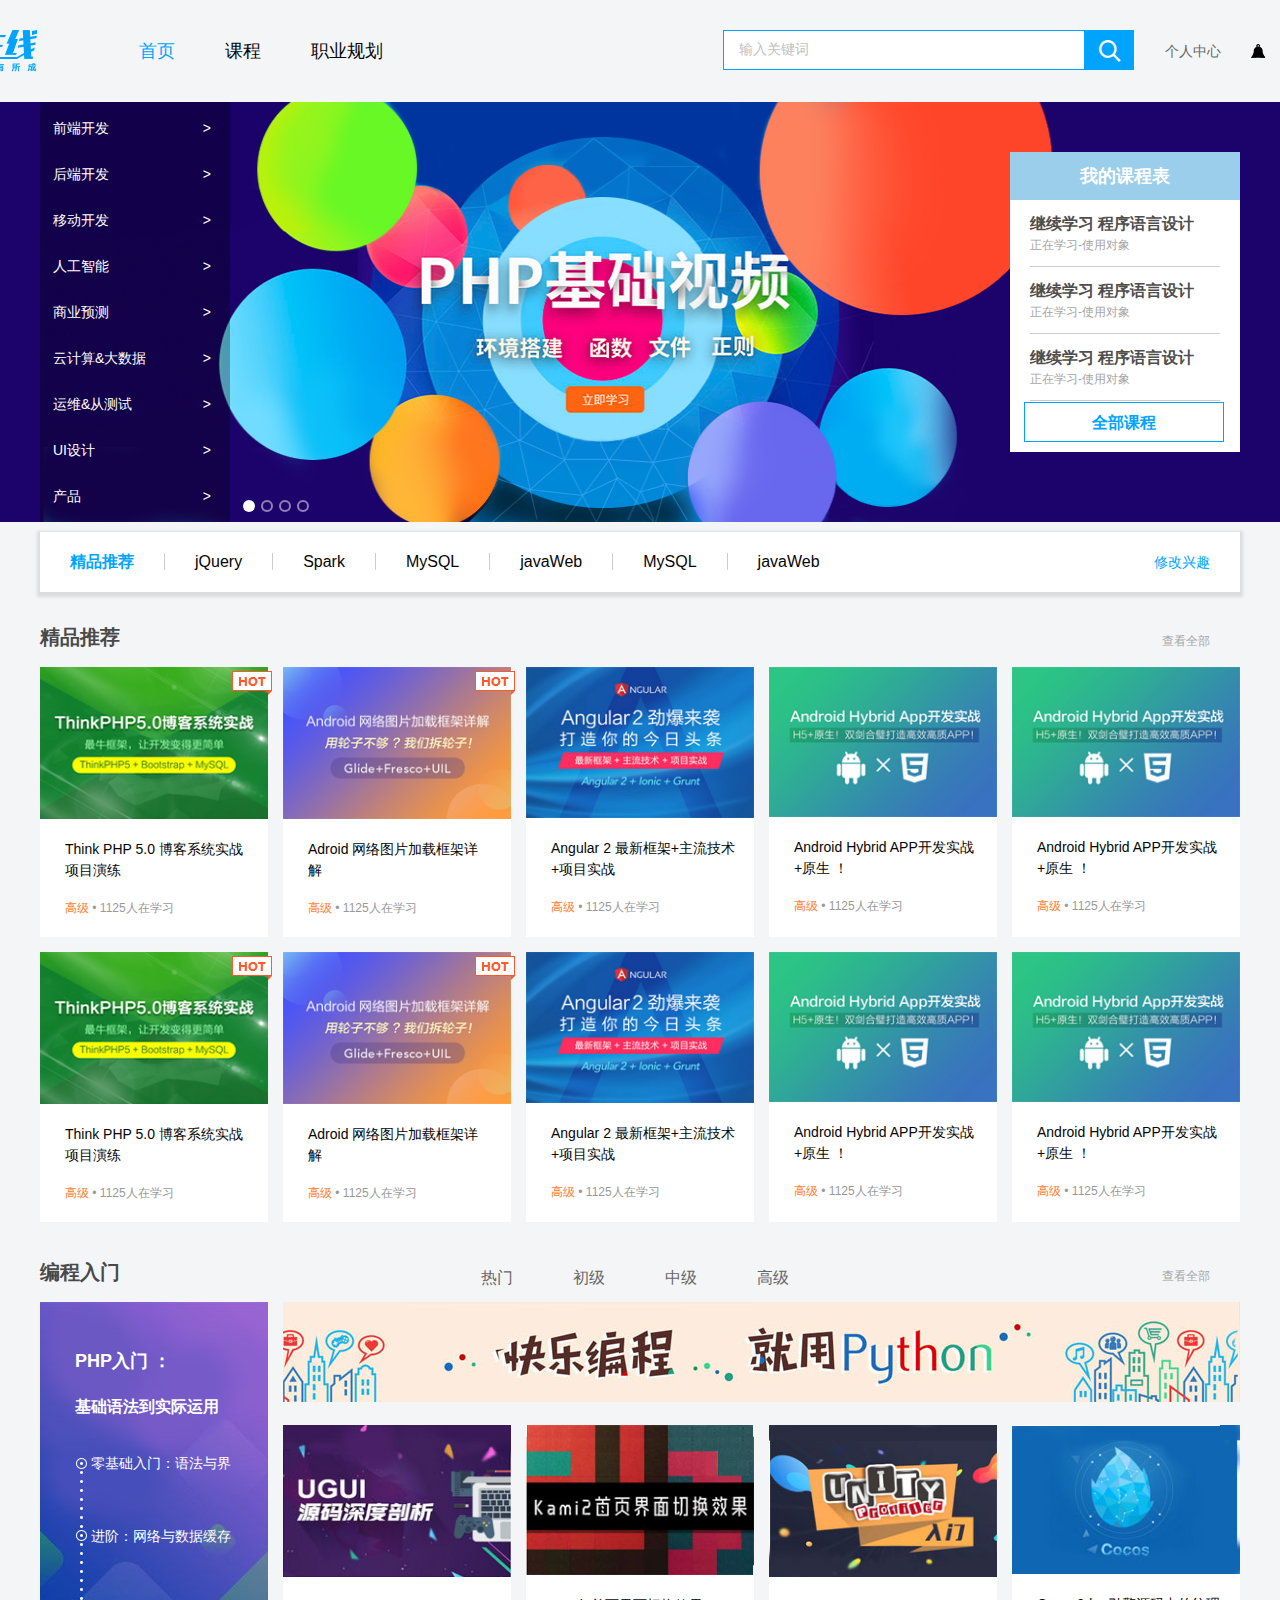
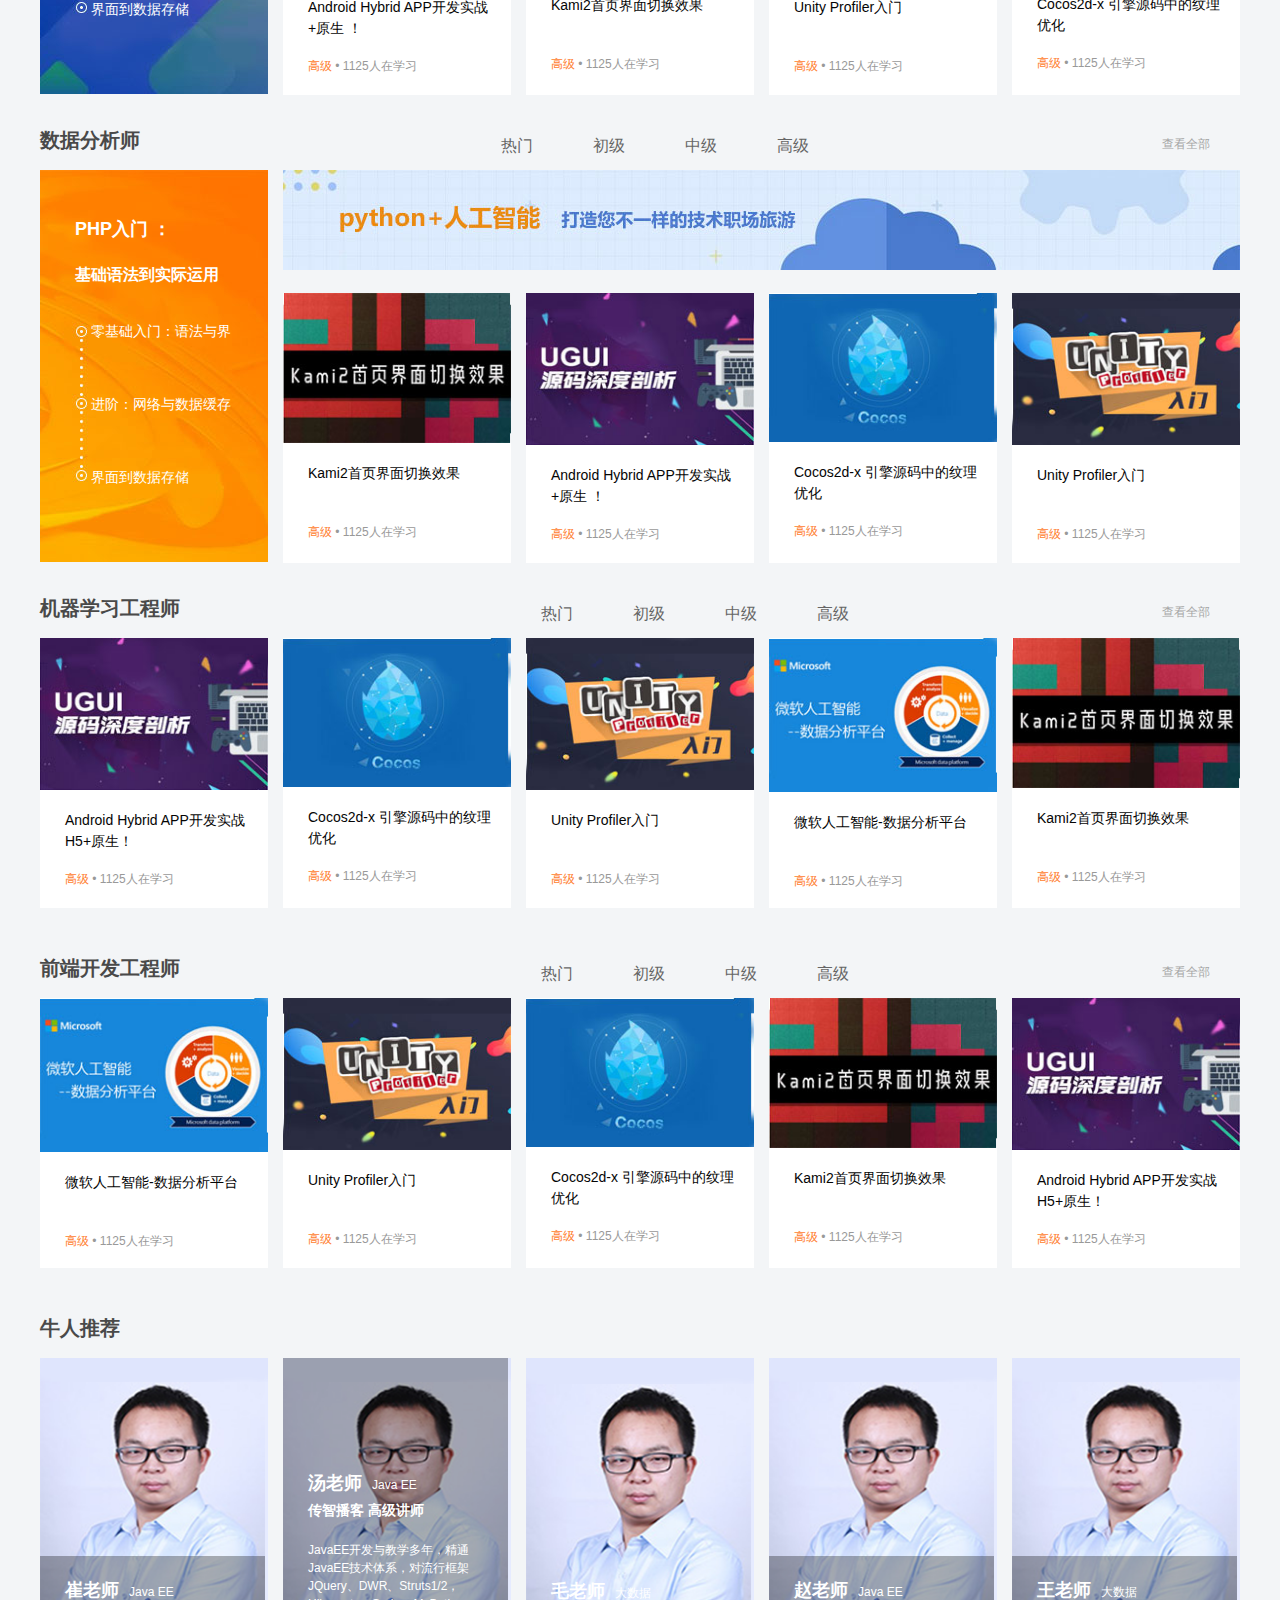
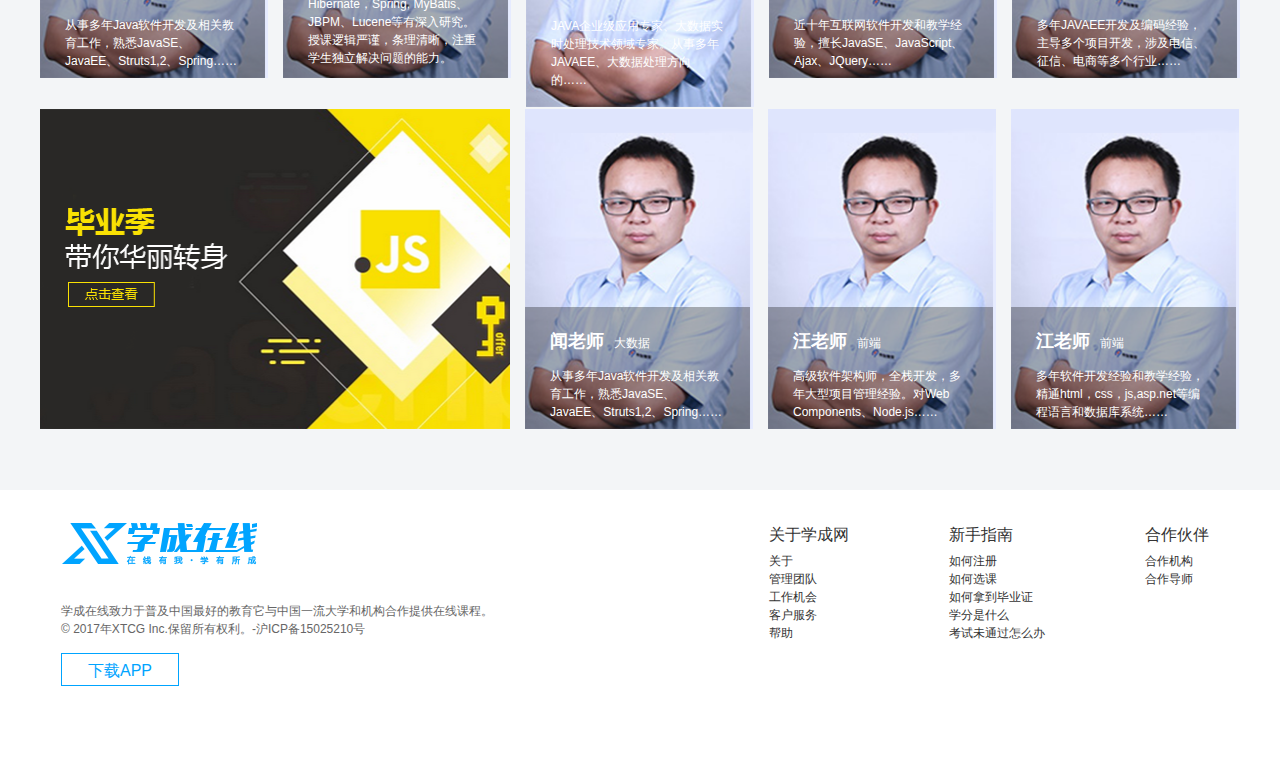
<file: index.html>
<!DOCTYPE html>
<html lang="en">

<head>
    <meta charset="UTF-8">
    <meta http-equiv="X-UA-Compatible" content="IE=edge">
    <meta name="viewport" content="width=device-width, initial-scale=0.8">
    <title>
        学成在线-前端开发、后端开发、移动开发、 人工智能 、商业预测 、云计算&大数据！
    </title>
    <!-- 网站说明 -->
    <meta name="description" content="前端开发、后端开发、移动开发、 人工智能 、商业预测 、云计算&大数据！" />
    <!-- 关键字 -->
    <meta name="keywords" content="前端开发、后端开发、移动开发、 人工智能 、商业预测 、云计算&大数据！" />
    <!-- 字体图标 -->
    <link rel="stylesheet" href="fonts/style.css">
    <!-- 引入初始化样式文件 -->
    <link rel="stylesheet" href="css/base.css">
    <!-- 引入公共样式文件 -->
    <link rel="stylesheet" href="css/common.css">
    <!-- 引入index样式文件 -->
    <link rel="stylesheet" href="css/index.css">
    <!-- 引入jquery文件 -->
    <script src="lib/jquery.min.js"></script>
    <!-- 引入首页JS文件 -->
    <script src="js/index.js"></script>

</head>

<body>
    <div class="header w">
        <!-- logo部分 -->
        <div class="logo">
            <h1>
                <a href="index.html" title="学成在线">学成在线</a>
            </h1>
        </div>
        <!-- 导航栏部分 nav -->
        <div class="nav">
            <ul>
                <li><a href="index.html" class="current">首页</a></li>
                <li><a href="introduction.html">课程</a></li>
                <li><a href="plan.html">职业规划</a></li>
            </ul>
        </div>
        <!-- 搜索模块 -->
        <div class="search">
            <input type="text" value="输入关键词">
            <button><span class="icon-search"></span></button>

        </div>
        <!-- 用户模块 -->
        <div class="personal"> <a href="set.html">个人中心</a></div>
        <div class="remind">
            <a href="javascript:;"></a>
        </div>
        <div class="user">
            <a href="set.html">
                <img src="images/t01b1ad8b63b90a5581.png"> qq-lilei</a>
        </div>
        <div class="login"><a href="login.html">登录</a> / <a href="register.html">注册</a></div>

    </div>
    <!-- header区域end -->

    <!-- banner部分start -->

    <div class="banner w clearfix">
        <!-- 左侧按钮 -->
        <a href="javascript:;" class="arrow-l">
       &lt; </a>
        <!-- 右侧按钮 -->
        <a href="javascript:;" class="arrow-r"> > </a>
        <div class="focus">
            <ul class="plot">
                <li>
                    <img src="images/banner1@2x.png" alt="">
                </li>
                <li>
                    <img src="images/banner2.jpg" alt="">
                </li>
                <li>
                    <img src="images/banner3.jpg" alt="">
                </li>
                <li>
                    <img src="images/banner4.jpg" alt="">
                </li>
            </ul>
        </div>
        <ol class="circle">

        </ol>
        <!-- 侧边导航栏 -->
        <div class="subnav">
            <ul>
                <li><a href="list.html?type=1&cate=0">前端开发 </a>
                    <div class="subnav-r">
                        <ul>
                            <li>
                                <a href="list.html?type=1&cate=1">HTML基础</a>
                                <a href="list.html?type=1&cate=2">HTML&CSS3</a>
                                <a href="list.html?type=1&cate=3">JavaScript</a>
                            </li>
                        </ul>
                    </div>
                </li>
                <li><a href="list.html?type=2&cate=0">后端开发 </a>
                    <div class="subnav-r">
                        <ul>
                            <li>
                                <a href="list.html?type=2&cate=1">JavaEE</a>
                                <a href="list.html?type=2&cate=2">SSH框架</a>
                                <a href="list.html?type=2&cate=3">MVC框架</a>
                            </li>
                        </ul>
                    </div>
                </li>
                <li><a href="list.html?type=3&cate=0">移动开发 </a>
                    <div class="subnav-r">
                        <ul>
                            <li>
                                <a href="list.html?type=3&cate=1">Android</a>
                                <a href="list.html?type=3&cate=2">IOS</a>
                                <a href="list.html?type=3&cate=3">HarmonyOS</a>
                            </li>
                        </ul>
                    </div>
                </li>
                <li><a href="list.html?type=4&cate=0">人工智能 </a>
                    <div class="subnav-r">
                        <ul>
                            <li> <a href="list.html?type=4&cate=1">Python</a>
                                <a href="list.html?type=4&cate=2">深度学习基础</a>
                                <a href="list.html?type=4&cate=3">AI游戏实战</a>
                            </li>
                        </ul>
                    </div>
                </li>
                <li><a href="list.html?type=5&cate=0">商业预测 </a>
                    <div class="subnav-r">
                        <ul>
                            <li>
                                <a href="list.html?type=5&cate=1">数理统计</a>
                                <a href="list.html?type=5&cate=2">数据类型研究</a>
                                <a href="list.html?type=5&cate=3">预测流程管理</a>
                            </li>
                        </ul>
                    </div>
                </li>
                <li><a href="list.html?type=6&cate=0">云计算&大数据  </a>
                    <div class="subnav-r">
                        <ul>
                            <li>
                                <a href="list.html?type=6&cate=1">Flink入门</a>
                                <a href="list.html?type=6&cate=2">7天精通kettle</a>
                                <a href="list.html?type=6&cate=3">狂野大数据</a>
                            </li>
                        </ul>
                    </div>
                </li>
                <li><a href="list.html?type=7&cate=0">运维&从测试  </a>
                    <div class="subnav-r">
                        <ul>
                            <li>
                                <a href="list.html?type=7&cate=1">JMeter接口测试</a>
                                <a href="list.html?type=7&cate=2">基于Selenium实战</a>
                                <a href="list.html?type=7&cate=3">狂野Testing</a>
                            </li>
                        </ul>
                    </div>
                </li>
                <li><a href="list.html?type=8&cate=0">UI设计 </a>
                    <div class="subnav-r">
                        <ul>
                            <li>
                                <a href="list.html?type=8&cate=1">PS精通</a>
                                <a href="list.html?type=8&cate=2">零基础UI手绘</a>
                                <a href="list.html?type=8&cate=3">AE软件</a>
                            </li>
                        </ul>
                    </div>
                </li>
                <li><a href="list.html?type=9&cate=0">产品 </a>
                    <div class="subnav-r">
                        <ul>
                            <li>
                                <a href="list.html?type=9&cate=1">BI数据系统</a>
                                <a href="list.html?type=9&cate=2">在线CRM系统</a>
                                <a href="list.html?type=9&cate=3">广告投放</a>
                            </li>
                        </ul>
                    </div>
                </li>
            </ul>
        </div>

        <!-- course 课程模块 -->
        <div class="course">
            <h2>我的课程表</h2>
            <div class="bd">
                <ul>
                    <li>
                        <h4>继续学习 程序语言设计</h4>
                        <p>正在学习-使用对象</p>
                    </li>
                    <li>
                        <h4>继续学习 程序语言设计</h4>
                        <p>正在学习-使用对象</p>
                    </li>
                    <li>
                        <h4>继续学习 程序语言设计</h4>
                        <p>正在学习-使用对象</p>
                    </li>
                </ul>
                <a href="javascript:;" class="more">全部课程</a>
            </div>
        </div>
    </div>

    <!-- banner部分end -->
    <!-- 精品推荐模块star -->
    <div class="goods w clearfix">
        <h3>精品推荐</h3>
        <ul>
            <li><a href="javascript:;">jQuery</a></li>
            <li><a href="javascript:;">Spark</a></li>
            <li><a href="javascript:;">MySQL</a></li>
            <li><a href="javascript:;">javaWeb</a></li>
            <li><a href="javascript:;">MySQL</a></li>
            <li><a href="javascript:;">javaWeb</a></li>
        </ul>
        <a href="javascript:;" class="mod">修改兴趣</a>
    </div>
    <!-- 精品推荐模块end -->
    <!--  box 模块star-->
    <div class="box w">
        <div class="box-hd">
            <h3>精品推荐</h3>
            <a href="javascript:;">查看全部</a>
        </div>
        <div class="box-bd">
            <ul class="clearfix">
                <li>
                    <em>
                        <img src="images/hot.png" alt="">
                    </em>
                    <img src="images/精品推荐01.png" alt="">
                    <h4>
                        Think PHP 5.0 博客系统实战项目演练
                    </h4>
                    <div class="info">
                        <span>高级</span> • 1125人在学习
                    </div>
                </li>
                <li>
                    <em>
                        <img src="images/hot.png" alt="">
                    </em>
                    <img src="images/精品推荐02.png" alt="">
                    <h4>
                        Adroid 网络图片加载框架详解
                    </h4>
                    <div class="info">
                        <span>高级</span> • 1125人在学习
                    </div>
                </li>
                <li>
                    <img src="images/精品推荐03.png" alt="">
                    <h4>
                        Angular 2 最新框架+主流技术+项目实战
                    </h4>
                    <div class="info">
                        <span>高级</span> • 1125人在学习
                    </div>
                </li>
                <li>
                    <img src="images/精品推荐04.png" alt="">
                    <h4>
                        Android Hybrid APP开发实战+原生 ！
                    </h4>
                    <div class="info">
                        <span>高级</span> • 1125人在学习
                    </div>
                </li>
                <li>
                    <img src="images/精品推荐05.png" alt="">
                    <h4>
                        Android Hybrid APP开发实战+原生 ！
                    </h4>
                    <div class="info">
                        <span>高级</span> • 1125人在学习
                    </div>
                </li>
                <li>
                    <em>
                        <img src="images/hot.png" alt="">
                    </em>
                    <img src="images/精品推荐01.png" alt="">
                    <h4>
                        Think PHP 5.0 博客系统实战项目演练
                    </h4>
                    <div class="info">
                        <span>高级</span> • 1125人在学习
                    </div>
                </li>
                <li>
                    <em>
                        <img src="images/hot.png" alt="">
                    </em>
                    <img src="images/精品推荐02.png" alt="">
                    <h4>
                        Adroid 网络图片加载框架详解
                    </h4>
                    <div class="info">
                        <span>高级</span> • 1125人在学习
                    </div>
                </li>
                <li>
                    <img src="images/精品推荐03.png" alt="">
                    <h4>
                        Angular 2 最新框架+主流技术+项目实战
                    </h4>
                    <div class="info">
                        <span>高级</span> • 1125人在学习
                    </div>
                </li>
                <li>
                    <img src="images/精品推荐04.png" alt="">
                    <h4>
                        Android Hybrid APP开发实战+原生 ！
                    </h4>
                    <div class="info">
                        <span>高级</span> • 1125人在学习
                    </div>
                </li>
                <li>
                    <img src="images/精品推荐05.png" alt="">
                    <h4>
                        Android Hybrid APP开发实战+原生 ！
                    </h4>
                    <div class="info">
                        <span>高级</span> • 1125人在学习
                    </div>
                </li>

            </ul>
        </div>
    </div>
    <!--  box区域end -->
    <!-- claa-list 区域star -->
    <div class="courses w">
        <div class="class-list w clearfix">
            <div class="class-hd">
                <h3>编程入门</h3>
                <ul>
                    <li> <a href="javascript:;">热门</a></li>
                    <li> <a href="javascript:;">初级</a></li>
                    <li> <a href="javascript:;">中级</a></li>
                    <li> <a href="javascript:;">高级</a></li>
                </ul>
                <a href="javascript:;">查看全部</a>
            </div>
            <div class="class-bd">
                <div class="class-l">
                    <div class="php">
                        <h3>PHP入门 ：</h3>
                        <h4>基础语法到实际运用</h4>
                        <p>零基础入门：语法与界</p>
                        <p>进阶：网络与数据缓存</p>
                        <p>界面到数据存储</p>
                    </div>
                    <img src="images/PHP入门2.jpg" alt="">
                </div>
                <div class="class-top">
                    <img src="images/图层155.jpg" alt="">
                </div>
                <div class="class-r">
                    <ul>
                        <li>
                            <img src="images/图层145.jpg" alt="">
                            <h4>
                                Android Hybrid APP开发实战+原生 ！
                            </h4>
                            <div class="into">
                                <span>高级</span> • 1125人在学习
                            </div>
                        </li>
                        <li>
                            <img src="images/图层146.jpg" alt="">
                            <h4>
                                Kami2首页界面切换效果
                            </h4>
                            <div class="into">
                                <span>高级</span> • 1125人在学习
                            </div>
                        </li>
                        <li>
                            <img src="images/图层144.jpg" alt="">
                            <h4>
                                Unity Profiler入门
                            </h4>
                            <div class="into">
                                <span>高级</span> • 1125人在学习
                            </div>
                        </li>
                        <li>
                            <img src="images/图层143.jpg" alt="">
                            <h4>
                                Cocos2d-x 引擎源码中的纹理优化
                            </h4>
                            <div class="into">
                                <span>高级</span> • 1125人在学习
                            </div>
                        </li>

                    </ul>
                </div>
            </div>
        </div>
        <div class="class-data w clearfix">
            <div class="class-hd">
                <h3>数据分析师</h3>
                <ul>
                    <li> <a href="javascript:;">热门</a></li>
                    <li> <a href="javascript:;">初级</a></li>
                    <li> <a href="javascript:;">中级</a></li>
                    <li> <a href="javascript:;">高级</a></li>
                </ul>
                <a href="javascript:;">查看全部</a>
            </div>
            <div class="class-bd">
                <div class="class-l">
                    <div class="php">
                        <h3>PHP入门 ：</h3>
                        <h4>基础语法到实际运用</h4>
                        <p>零基础入门：语法与界</p>
                        <p>进阶：网络与数据缓存</p>
                        <p>界面到数据存储</p>
                    </div>
                    <img src="images/PHP入门.jpg" alt="">
                </div>
                <div class="class-top">
                    <img src="images/python.jpg" alt="">
                </div>
                <div class="class-r">
                    <ul>
                        <li>
                            <img src="images/图层146.jpg" alt="">
                            <h4>
                                Kami2首页界面切换效果
                            </h4>
                            <div class="into">
                                <span>高级</span> • 1125人在学习
                            </div>
                        </li>
                        <li>
                            <img src="images/图层145.jpg" alt="">
                            <h4>
                                Android Hybrid APP开发实战+原生 ！
                            </h4>
                            <div class="into">
                                <span>高级</span> • 1125人在学习
                            </div>
                        </li>
                        <li>
                            <img src="images/图层143.jpg" alt="">
                            <h4>
                                Cocos2d-x 引擎源码中的纹理优化
                            </h4>
                            <div class="into">
                                <span>高级</span> • 1125人在学习
                            </div>
                        </li>
                        <li>
                            <img src="images/图层144.jpg" alt="">
                            <h4>
                                Unity Profiler入门
                            </h4>
                            <div class="into">
                                <span>高级</span> • 1125人在学习
                            </div>
                        </li>

                    </ul>
                </div>
            </div>
        </div>
        <div class="class-machine w clearfix">
            <div class="class-hd">
                <h3>机器学习工程师</h3>
                <ul>
                    <li> <a href="javascript:;">热门</a></li>
                    <li> <a href="javascript:;">初级</a></li>
                    <li> <a href="javascript:;">中级</a></li>
                    <li> <a href="javascript:;">高级</a></li>
                </ul>
                <a href="javascript:;">查看全部</a>
            </div>
            <div class="box-bd">
                <ul>
                    <li>
                        <img src="images/图层145.jpg" alt="">
                        <h4>
                            Android Hybrid APP开发实战 H5+原生！
                        </h4>
                        <div class="info">
                            <span>高级</span> • 1125人在学习
                        </div>
                    </li>
                    <li>
                        <img src="images/图层143.jpg" alt="">
                        <h4>
                            Cocos2d-x 引擎源码中的纹理优化
                        </h4>
                        <div class="info">
                            <span>高级</span> • 1125人在学习
                        </div>
                    </li>
                    <li>
                        <img src="images/图层144.jpg" alt="">
                        <h4>
                            Unity Profiler入门
                        </h4>
                        <div class="info">
                            <span>高级</span> • 1125人在学习
                        </div>
                    </li>
                    <li>
                        <img src="images/图层142.jpg" alt="">
                        <h4>
                            微软人工智能-数据分析平台
                        </h4>
                        <div class="info">
                            <span>高级</span> • 1125人在学习
                        </div>
                    </li>
                    <li>
                        <img src="images/图层146.jpg" alt="">
                        <h4>
                            Kami2首页界面切换效果
                        </h4>
                        <div class="info">
                            <span>高级</span> • 1125人在学习
                        </div>
                    </li>
                </ul>
            </div>
        </div>
        <div class="class-open w clearfix">
            <div class="class-hd">
                <h3>前端开发工程师</h3>
                <ul>
                    <li> <a href="javascript:;">热门</a></li>
                    <li> <a href="javascript:;">初级</a></li>
                    <li> <a href="javascript:;">中级</a></li>
                    <li> <a href="javascript:;">高级</a></li>
                </ul>
                <a href="javascript:;">查看全部</a>
            </div>
            <div class="box-bd">
                <ul>
                    <li>
                        <img src="images/图层142.jpg" alt="">
                        <h4>
                            微软人工智能-数据分析平台
                        </h4>
                        <div class="info">
                            <span>高级</span> • 1125人在学习
                        </div>
                    </li>
                    <li>
                        <img src="images/图层144.jpg" alt="">
                        <h4>
                            Unity Profiler入门
                        </h4>
                        <div class="info">
                            <span>高级</span> • 1125人在学习
                        </div>
                    </li>
                    <li>
                        <img src="images/图层143.jpg" alt="">
                        <h4>
                            Cocos2d-x 引擎源码中的纹理优化
                        </h4>
                        <div class="info">
                            <span>高级</span> • 1125人在学习
                        </div>
                    </li>

                    <li>
                        <img src="images/图层146.jpg" alt="">
                        <h4>
                            Kami2首页界面切换效果
                        </h4>
                        <div class="info">
                            <span>高级</span> • 1125人在学习
                        </div>
                    </li>
                    <li>
                        <img src="images/图层145.jpg" alt="">
                        <h4>
                            Android Hybrid APP开发实战 H5+原生！
                        </h4>
                        <div class="info">
                            <span>高级</span> • 1125人在学习
                        </div>
                    </li>
                </ul>
            </div>
        </div>
    </div>

    <!-- claa-list 区域end -->
    <!-- 牛人推荐 str -->
    <div class="famous w clearfix">
        <div class="box-hd">
            <h3>牛人推荐</h3>
        </div>
        <div class="famous-bd">
            <ul>
                <li><img src="images/导师3.png" alt="">
                    <div class="detail">
                        <span><em>崔老师</em>Java EE</span>
                        <p>从事多年Java软件开发及相关教育工作，熟悉JavaSE、JavaEE、Struts1,2、Spring……</p>
                    </div>
                </li>
                <li><img src="images/导师3.png" alt="">
                    <div class="detail">
                        <span><em>汤老师</em>Java EE</span>
                        <em>传智播客 高级讲师</em>
                        <p>JavaEE开发与教学多年，精通JavaEE技术体系，对流行框架JQuery、DWR、Struts1/2，Hibernate，Spring, MyBatis、JBPM、Lucene等有深入研究。授课逻辑严谨，条理清晰，注重学生独立解决问题的能力。</p>
                    </div>
                </li>
                <li><img src="images/导师3.png" alt="">
                    <div class="detail">
                        <span><em>毛老师</em>大数据</span>
                        <p>JAVA企业级应用专家、大数据实时处理技术领域专家。从事多年JAVAEE、大数据处理方向的……</p>
                    </div>
                </li>
                <li><img src="images/导师3.png" alt="">
                    <div class="detail">
                        <span><em>赵老师</em>Java EE</span>
                        <p>近十年互联网软件开发和教学经验，擅长JavaSE、JavaScript、Ajax、JQuery……</p>
                    </div>
                </li>
                </li>
                <li><img src="images/导师3.png" alt="">
                    <div class="detail">
                        <span><em>王老师</em>大数据</span>
                        <p>多年JAVAEE开发及编码经验，主导多个项目开发，涉及电信、征信、电商等多个行业……</p>
                    </div>
                </li>
                </li>
                <li><img src="images/牛人推荐banner@2x.png" alt=""></li>
                <li><img src="images/导师3.png" alt="">
                    <div class="detail">
                        <span><em>闻老师</em>大数据</span>
                        <p>从事多年Java软件开发及相关教育工作，熟悉JavaSE、JavaEE、Struts1,2、Spring……</p>
                    </div>
                </li>
                <li><img src="images/导师3.png" alt="">
                    <div class="detail">
                        <span><em>汪老师</em>前端</span>
                        <p>高级软件架构师，全栈开发，多年大型项目管理经验。对Web Components、Node.js……</p>
                    </div>
                </li>
                <li><img src="images/导师3.png" alt="">
                    <div class="detail">
                        <span><em>江老师</em>前端</span>
                        <p>多年软件开发经验和教学经验，精通html，css，js,asp.net等编程语言和数据库系统……</p>
                    </div>
                </li>

            </ul>
        </div>
    </div>
    <!-- 牛人推荐 end -->
    <!-- 侧边导航栏 -->
    <div class="fixedtool">
        <ul>
            <li>编程入门</li>
            <li>数据分析师 </li>
            <li>机器学习工程师</li>
            <li>前端开发工程师</li>
            <li>人工智能工程师</li>
            <li>全栈工程师 </li>
            <li>iOS工程师</li>
            <li>vr开发者</li>
            <li>深度学习</li>
            <li>商业预测分析师</li>
            <li>Android开发工程师</li>
        </ul>
    </div>
    <!-- 返回顶部 -->
    <div class="back">
        <button><span class="icon-edit-pencil"></span></button>
        <button><span class="icon-upload"></span></button>
    </div>
    <!-- footer区域star -->
    <footer>
        <div class="w">
            <div class="copyright">
                <img src="images/logo@2x.png" alt="">
                <p>学成在线致力于普及中国最好的教育它与中国一流大学和机构合作提供在线课程。<br> © 2017年XTCG Inc.保留所有权利。-沪ICP备15025210号</p>
                <a href="javascript:;" class="app">下载APP</a>
            </div>
            <div class="links">
                <dl>
                    <dt>关于学成网</dt>
                    <dd><a href="javascript:;">关于</a></dd>
                    <dd><a href="javascript:;">管理团队</a></dd>
                    <dd><a href="javascript:;">工作机会</a></dd>
                    <dd><a href="javascript:;">客户服务</a></dd>
                    <dd><a href="javascript:;">帮助</a></dd>
                </dl>
                <dl>
                    <dt>新手指南</dt>
                    <dd><a href="javascript:;">如何注册</a></dd>
                    <dd><a href="javascript:;">如何选课</a></dd>
                    <dd><a href="javascript:;">如何拿到毕业证</a></dd>
                    <dd><a href="javascript:;">学分是什么</a></dd>
                    <dd><a href="javascript:;">考试未通过怎么办</a></dd>
                </dl>
                <dl>
                    <dt>合作伙伴</dt>
                    <dd><a href="javascript:;">合作机构</a></dd>
                    <dd><a href="javascript:;">合作导师</a></dd>
                </dl>
            </div>
        </div>
    </footer>
    <!-- foolter区域end -->
    <!-- <script src="lib/EasyLazyload.min.js"></script>
    <script>
        lazyLoadInit({
            showTime: 300,
            onLoadBackEnd: function(i, e) {
                console.log("onLoadBackEnd:" + i);
            },
            onLoadBackStart: function(i, e) {
                console.log("onLoadBackStart:" + i);
            }
        });
    </script> -->
</body>

</html>

</html>
</file>
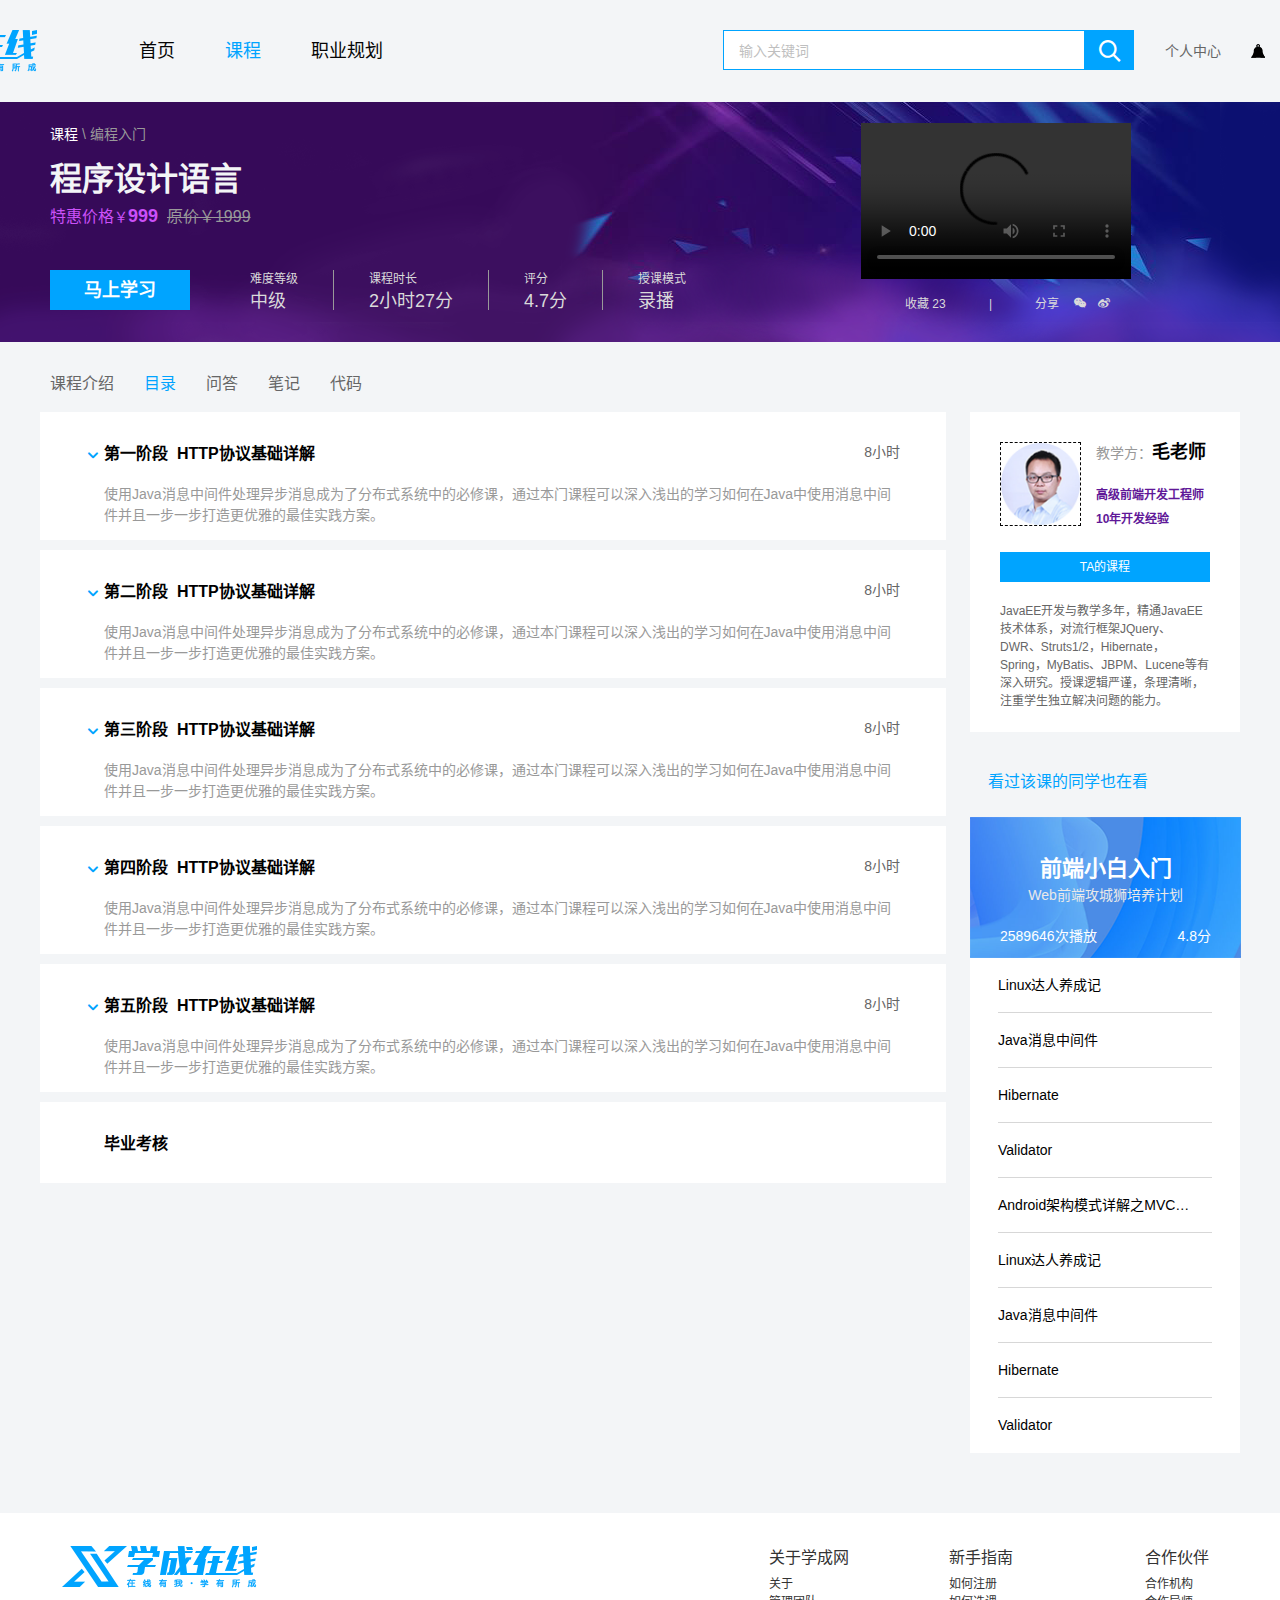
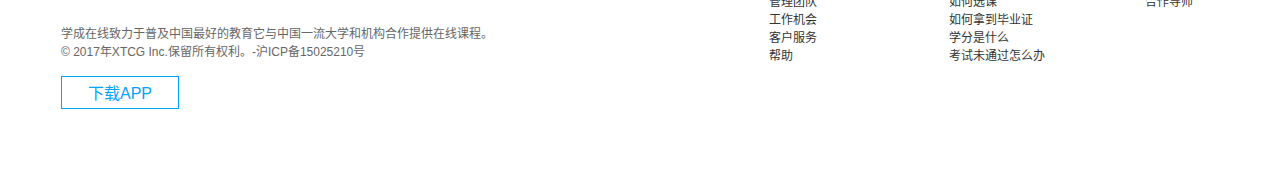
<file: introduction.html>
<!DOCTYPE html>
<html lang="zh-CN">

<head>
    <meta charset="UTF-8">
    <meta http-equiv="X-UA-Compatible" content="IE=edge">
    <meta name="viewport" content="width=device-width, initial-scale=1.0">
    <title>学成网课程介绍-目录</title>
    <link rel="stylesheet" href="css/base.css">
    <link rel="stylesheet" href="fonts/style.css">
    <link rel="stylesheet" href="css/common.css">
    <link rel="stylesheet" href="css/introduction.css">
</head>

<body>
    <!-- header区域star -->
    <div class="header w">
        <!-- logo部分 -->
        <div class="logo">
            <h1>
                <a href="index.html" title="学成在线">学成在线</a>
            </h1>
        </div>
        <!-- 导航栏部分 nav -->
        <div class="nav">
            <ul>
                <li><a href="index.html">首页</a></li>
                <li><a href="introduction.html" class="current">课程</a></li>
                <li><a href="plan.html">职业规划</a></li>
            </ul>
        </div>
        <!-- 搜索模块 -->
        <div class="search">
            <input type="text" value="输入关键词">
            <button><span class="icon-search"></span></button>

        </div>
        <!-- 用户模块 -->
        <div class="personal"> <a href="set.html">个人中心</a></div>
        <div class="remind">
            <a href="javascript:;"></a>
        </div>
        <div class="user">
            <a href="set.html">
                <img src="images/t01b1ad8b63b90a5581.png"> qq-lilei</a>
        </div>
        <div class="login"><a href="login.html">登录</a> / <a href="register.html">注册</a></div>

    </div>
    <!-- header区域end -->

    <!-- banner模块开始 -->
    <div class="banner">
        <div class="bannerCon w">
            <!-- banner左边部分 -->
            <div class="bannerCon_left">
                <p><i>课程</i>&nbsp;\&nbsp;编程入门</p>
                <h3>程序设计语言</h3>
                <p>特惠价格<em>￥</em><em>999</em>&nbsp;&nbsp;<span>原价￥1999</span></p>
                <div class="studynow">
                    <ul>
                        <li><a href="javascript:;">马上学习</a></li>
                        <li>
                            <h6>难度等级</h6>
                            <p>中级</p>
                        </li>
                        <li>
                            <h6>课程时长</h6>
                            <p>2小时27分</p>
                        </li>
                        <li>
                            <h6>评分</h6>
                            <p>4.7分</p>
                        </li>
                        <li>
                            <h6>授课模式</h6>
                            <p>录播</p>
                        </li>
                    </ul>
                </div>
            </div>
            <!-- banner右边部分 -->
            <div class="bannerCon_right">
                <video controls="controls">
                    <source src="" type="video/ogg" >
                    <source src="" type="video/mp4" >
                </video >
                <p><span></span>收藏&nbsp;23 <em>|</em> 分享<span></span><span></span></p>
            </div>
        </div>
    </div>
    <!-- banner模块结束 -->

    <!-- 课程内容模块开始 -->
    <div class="courseCon w clearfix">
        <!-- 课程内容 头部 导航 -->
        <div class="courseCon_head">
            <ul id="headCon">
                <li><a href="javascript:;">课程介绍</a></li>
                <li><a href="javascript:;" class="current">目录</a></li>
                <li><a href="javascript:;">问答</a></li>
                <li><a href="javascript:;">笔记</a></li>
                <li><a href="javascript:;">代码</a></li>
            </ul>
        </div>
        <!-- 课程内容 头部 导航结束 -->

        <!-- 课程内容 主体 部分 -->
        <div class="courseCon_body">
            <!-- 课程内容主体的左边部分内容 -->
            <main>
                <ul id="mainCon" style="display: none;">
                    <li><h4><em></em>第一阶段&nbsp;&nbsp;前端开发课程介绍<span>8小时</span></h4><p>使用Java消息中间件处理异步消息成为了分布式系统中的必修课，通过本门课程可以深入浅出的学习如何在Java中使用消息中间件并且一步一步打造更优雅的最佳实践方案。</p></li>
                    <li>
                        <ol>
                            <li><a href="javascript:;">1.1&nbsp;&nbsp;阅读：分级政策细节<i>97'&nbsp;33"</i></a><img src="images/矩形 69@2x.png" alt=""></li>
                            <li><a href="javascript:;">1.2&nbsp;&nbsp;视频：为什么分为 A 部分、B 部分、C 部分<i>66'&nbsp;15"</i></a><img src="images/矩形 69@2x.png" alt=""></li>
                            <li><a href="javascript:;">1.3&nbsp;&nbsp;视频：软件安装介绍<i>86'&nbsp;42"</i></a><img src="images/矩形 69@2x.png" alt=""></li>
                            <li><a href="javascript:;">1.4&nbsp;&nbsp;阅读：Emacs安装<i>59'&nbsp;00"</i></a></li>
                            <li><a href="javascript:;">1.5&nbsp;&nbsp;作业1：Emacs安装<i>93'&nbsp;29"</i></a></li>
                            <li><a href="javascript:;">&nbsp;&nbsp;&nbsp;&nbsp;&nbsp;&nbsp;&nbsp;阶段测试</a></li>  
                        </ol>
                    </li>
                    <li><h4><em></em>第二阶段&nbsp;&nbsp;前端开发课程介绍<span>8小时</span></h4><p>使用Java消息中间件处理异步消息成为了分布式系统中的必修课，通过本门课程可以深入浅出的学习如何在Java中使用消息中间件并且一步一步打造更优雅的最佳实践方案。</p></li>
                    <li>
                        <ol>
                            <li><a href="javascript:;">1.1&nbsp;&nbsp;阅读：分级政策细节<i>97'&nbsp;33"</i></a><img src="images/矩形 69@2x.png" alt=""></li>
                            <li><a href="javascript:;">1.2&nbsp;&nbsp;视频：为什么分为 A 部分、B 部分、C 部分<i>66'&nbsp;15"</i></a><img src="images/矩形 69@2x.png" alt=""></li>
                            <li><a href="javascript:;">1.3&nbsp;&nbsp;视频：软件安装介绍<i>86'&nbsp;42"</i></a><img src="images/矩形 69@2x.png" alt=""></li>
                            <li><a href="javascript:;">1.4&nbsp;&nbsp;阅读：Emacs安装<i>59'&nbsp;00"</i></a></li>
                            <li><a href="javascript:;">1.5&nbsp;&nbsp;作业1：Emacs安装<i>93'&nbsp;29"</i></a></li>
                            <li><a href="javascript:;">&nbsp;&nbsp;&nbsp;&nbsp;&nbsp;&nbsp;&nbsp;阶段测试</a></li>  
                        </ol>
                    </li>
                    <li><h4><em></em>第三阶段&nbsp;&nbsp;前端开发课程介绍<span>8小时</span></h4><p>使用Java消息中间件处理异步消息成为了分布式系统中的必修课，通过本门课程可以深入浅出的学习如何在Java中使用消息中间件并且一步一步打造更优雅的最佳实践方案。</p></li>
                    <li>
                        <ol>
                            <li><a href="javascript:;">1.1&nbsp;&nbsp;阅读：分级政策细节<i>97'&nbsp;33"</i></a><img src="images/矩形 69@2x.png" alt=""></li>
                            <li><a href="javascript:;">1.2&nbsp;&nbsp;视频：为什么分为 A 部分、B 部分、C 部分<i>66'&nbsp;15"</i></a><img src="images/矩形 69@2x.png" alt=""></li>
                            <li><a href="javascript:;">1.3&nbsp;&nbsp;视频：软件安装介绍<i>86'&nbsp;42"</i></a><img src="images/矩形 69@2x.png" alt=""></li>
                            <li><a href="javascript:;">1.4&nbsp;&nbsp;阅读：Emacs安装<i>59'&nbsp;00"</i></a></li>
                            <li><a href="javascript:;">1.5&nbsp;&nbsp;作业1：Emacs安装<i>93'&nbsp;29"</i></a></li>
                            <li><a href="javascript:;">&nbsp;&nbsp;&nbsp;&nbsp;&nbsp;&nbsp;&nbsp;阶段测试</a></li>  
                        </ol>
                    </li>
                    <li><h4><em></em>第四阶段&nbsp;&nbsp;前端开发课程介绍<span>8小时</span></h4><p>使用Java消息中间件处理异步消息成为了分布式系统中的必修课，通过本门课程可以深入浅出的学习如何在Java中使用消息中间件并且一步一步打造更优雅的最佳实践方案。</p></li>
                    <li>
                        <ol>
                            <li><a href="javascript:;">1.1&nbsp;&nbsp;阅读：分级政策细节<i>97'&nbsp;33"</i></a><img src="images/矩形 69@2x.png" alt=""></li>
                            <li><a href="javascript:;">1.2&nbsp;&nbsp;视频：为什么分为 A 部分、B 部分、C 部分<i>66'&nbsp;15"</i></a><img src="images/矩形 69@2x.png" alt=""></li>
                            <li><a href="javascript:;">1.3&nbsp;&nbsp;视频：软件安装介绍<i>86'&nbsp;42"</i></a><img src="images/矩形 69@2x.png" alt=""></li>
                            <li><a href="javascript:;">1.4&nbsp;&nbsp;阅读：Emacs安装<i>59'&nbsp;00"</i></a></li>
                            <li><a href="javascript:;">1.5&nbsp;&nbsp;作业1：Emacs安装<i>93'&nbsp;29"</i></a></li>
                            <li><a href="javascript:;">&nbsp;&nbsp;&nbsp;&nbsp;&nbsp;&nbsp;&nbsp;阶段测试</a></li>  
                        </ol>
                    </li>
                    <li><h4><em></em>第五阶段&nbsp;&nbsp;前端开发课程介绍<span>8小时</span></h4><p>使用Java消息中间件处理异步消息成为了分布式系统中的必修课，通过本门课程可以深入浅出的学习如何在Java中使用消息中间件并且一步一步打造更优雅的最佳实践方案。</p></li>
                    <li>
                        <ol>
                            <li><a href="javascript:;">1.1&nbsp;&nbsp;阅读：分级政策细节<i>97'&nbsp;33"</i></a><img src="images/矩形 69@2x.png" alt=""></li>
                            <li><a href="javascript:;">1.2&nbsp;&nbsp;视频：为什么分为 A 部分、B 部分、C 部分<i>66'&nbsp;15"</i></a><img src="images/矩形 69@2x.png" alt=""></li>
                            <li><a href="javascript:;">1.3&nbsp;&nbsp;视频：软件安装介绍<i>86'&nbsp;42"</i></a><img src="images/矩形 69@2x.png" alt=""></li>
                            <li><a href="javascript:;">1.4&nbsp;&nbsp;阅读：Emacs安装<i>59'&nbsp;00"</i></a></li>
                            <li><a href="javascript:;">1.5&nbsp;&nbsp;作业1：Emacs安装<i>93'&nbsp;29"</i></a></li>
                            <li><a href="javascript:;">&nbsp;&nbsp;&nbsp;&nbsp;&nbsp;&nbsp;&nbsp;阶段测试</a></li>  
                        </ol>
                    </li>
                    <li><h4>毕业考核</h4></li>
                </ul>
                <ul id="mainCon">
                    <li><h4><em></em>第一阶段&nbsp;&nbsp;HTTP协议基础详解<span>8小时</span></h4><p>使用Java消息中间件处理异步消息成为了分布式系统中的必修课，通过本门课程可以深入浅出的学习如何在Java中使用消息中间件并且一步一步打造更优雅的最佳实践方案。</p></li>
                    <li>
                        <ol>
                            <li><a href="javascript:;">1.1&nbsp;&nbsp;阅读：分级政策细节<i>97'&nbsp;33"</i></a><img src="images/矩形 69@2x.png" alt=""></li>
                            <li><a href="javascript:;">1.2&nbsp;&nbsp;视频：为什么分为 A 部分、B 部分、C 部分<i>66'&nbsp;15"</i></a><img src="images/矩形 69@2x.png" alt=""></li>
                            <li><a href="javascript:;">1.3&nbsp;&nbsp;视频：软件安装介绍<i>86'&nbsp;42"</i></a><img src="images/矩形 69@2x.png" alt=""></li>
                            <li><a href="javascript:;">1.4&nbsp;&nbsp;阅读：Emacs安装<i>59'&nbsp;00"</i></a></li>
                            <li><a href="javascript:;">1.5&nbsp;&nbsp;作业1：Emacs安装<i>93'&nbsp;29"</i></a></li>
                            <li><a href="javascript:;">&nbsp;&nbsp;&nbsp;&nbsp;&nbsp;&nbsp;&nbsp;阶段测试</a></li>  
                        </ol>
                    </li>
                    <li><h4><em></em>第二阶段&nbsp;&nbsp;HTTP协议基础详解<span>8小时</span></h4><p>使用Java消息中间件处理异步消息成为了分布式系统中的必修课，通过本门课程可以深入浅出的学习如何在Java中使用消息中间件并且一步一步打造更优雅的最佳实践方案。</p></li>
                    <li>
                        <ol>
                            <li><a href="javascript:;">1.1&nbsp;&nbsp;阅读：分级政策细节<i>97'&nbsp;33"</i></a><img src="images/矩形 69@2x.png" alt=""></li>
                            <li><a href="javascript:;">1.2&nbsp;&nbsp;视频：为什么分为 A 部分、B 部分、C 部分<i>66'&nbsp;15"</i></a><img src="images/矩形 69@2x.png" alt=""></li>
                            <li><a href="javascript:;">1.3&nbsp;&nbsp;视频：软件安装介绍<i>86'&nbsp;42"</i></a><img src="images/矩形 69@2x.png" alt=""></li>
                            <li><a href="javascript:;">1.4&nbsp;&nbsp;阅读：Emacs安装<i>59'&nbsp;00"</i></a></li>
                            <li><a href="javascript:;">1.5&nbsp;&nbsp;作业1：Emacs安装<i>93'&nbsp;29"</i></a></li>
                            <li><a href="javascript:;">&nbsp;&nbsp;&nbsp;&nbsp;&nbsp;&nbsp;&nbsp;阶段测试</a></li>  
                        </ol>
                    </li>
                    <li><h4><em></em>第三阶段&nbsp;&nbsp;HTTP协议基础详解<span>8小时</span></h4><p>使用Java消息中间件处理异步消息成为了分布式系统中的必修课，通过本门课程可以深入浅出的学习如何在Java中使用消息中间件并且一步一步打造更优雅的最佳实践方案。</p></li>
                    <li>
                        <ol>
                            <li><a href="javascript:;">1.1&nbsp;&nbsp;阅读：分级政策细节<i>97'&nbsp;33"</i></a><img src="images/矩形 69@2x.png" alt=""></li>
                            <li><a href="javascript:;">1.2&nbsp;&nbsp;视频：为什么分为 A 部分、B 部分、C 部分<i>66'&nbsp;15"</i></a><img src="images/矩形 69@2x.png" alt=""></li>
                            <li><a href="javascript:;">1.3&nbsp;&nbsp;视频：软件安装介绍<i>86'&nbsp;42"</i></a><img src="images/矩形 69@2x.png" alt=""></li>
                            <li><a href="javascript:;">1.4&nbsp;&nbsp;阅读：Emacs安装<i>59'&nbsp;00"</i></a></li>
                            <li><a href="javascript:;">1.5&nbsp;&nbsp;作业1：Emacs安装<i>93'&nbsp;29"</i></a></li>
                            <li><a href="javascript:;">&nbsp;&nbsp;&nbsp;&nbsp;&nbsp;&nbsp;&nbsp;阶段测试</a></li>  
                        </ol>
                    </li>
                    <li><h4><em></em>第四阶段&nbsp;&nbsp;HTTP协议基础详解<span>8小时</span></h4><p>使用Java消息中间件处理异步消息成为了分布式系统中的必修课，通过本门课程可以深入浅出的学习如何在Java中使用消息中间件并且一步一步打造更优雅的最佳实践方案。</p></li>
                    <li>
                        <ol>
                            <li><a href="javascript:;">1.1&nbsp;&nbsp;阅读：分级政策细节<i>97'&nbsp;33"</i></a><img src="images/矩形 69@2x.png" alt=""></li>
                            <li><a href="javascript:;">1.2&nbsp;&nbsp;视频：为什么分为 A 部分、B 部分、C 部分<i>66'&nbsp;15"</i></a><img src="images/矩形 69@2x.png" alt=""></li>
                            <li><a href="javascript:;">1.3&nbsp;&nbsp;视频：软件安装介绍<i>86'&nbsp;42"</i></a><img src="images/矩形 69@2x.png" alt=""></li>
                            <li><a href="javascript:;">1.4&nbsp;&nbsp;阅读：Emacs安装<i>59'&nbsp;00"</i></a></li>
                            <li><a href="javascript:;">1.5&nbsp;&nbsp;作业1：Emacs安装<i>93'&nbsp;29"</i></a></li>
                            <li><a href="javascript:;">&nbsp;&nbsp;&nbsp;&nbsp;&nbsp;&nbsp;&nbsp;阶段测试</a></li>  
                        </ol>
                    </li>
                    <li><h4><em></em>第五阶段&nbsp;&nbsp;HTTP协议基础详解<span>8小时</span></h4><p>使用Java消息中间件处理异步消息成为了分布式系统中的必修课，通过本门课程可以深入浅出的学习如何在Java中使用消息中间件并且一步一步打造更优雅的最佳实践方案。</p></li>
                    <li>
                        <ol>
                            <li><a href="javascript:;">1.1&nbsp;&nbsp;阅读：分级政策细节<i>97'&nbsp;33"</i></a><img src="images/矩形 69@2x.png" alt=""></li>
                            <li><a href="javascript:;">1.2&nbsp;&nbsp;视频：为什么分为 A 部分、B 部分、C 部分<i>66'&nbsp;15"</i></a><img src="images/矩形 69@2x.png" alt=""></li>
                            <li><a href="javascript:;">1.3&nbsp;&nbsp;视频：软件安装介绍<i>86'&nbsp;42"</i></a><img src="images/矩形 69@2x.png" alt=""></li>
                            <li><a href="javascript:;">1.4&nbsp;&nbsp;阅读：Emacs安装<i>59'&nbsp;00"</i></a></li>
                            <li><a href="javascript:;">1.5&nbsp;&nbsp;作业1：Emacs安装<i>93'&nbsp;29"</i></a></li>
                            <li><a href="javascript:;">&nbsp;&nbsp;&nbsp;&nbsp;&nbsp;&nbsp;&nbsp;阶段测试</a></li>  
                        </ol>
                    </li>
                    <li><h4>毕业考核</h4></li>
                </ul>
                <ul id="mainCon" style="display: none;">
                    <li><h4><em></em>第一阶段&nbsp;&nbsp;课堂提问和回答<span>8小时</span></h4><p>使用Java消息中间件处理异步消息成为了分布式系统中的必修课，通过本门课程可以深入浅出的学习如何在Java中使用消息中间件并且一步一步打造更优雅的最佳实践方案。</p></li>
                    <li>
                        <ol>
                            <li><a href="javascript:;">1.1&nbsp;&nbsp;阅读：分级政策细节<i>97'&nbsp;33"</i></a><img src="images/矩形 69@2x.png" alt=""></li>
                            <li><a href="javascript:;">1.2&nbsp;&nbsp;视频：为什么分为 A 部分、B 部分、C 部分<i>66'&nbsp;15"</i></a><img src="images/矩形 69@2x.png" alt=""></li>
                            <li><a href="javascript:;">1.3&nbsp;&nbsp;视频：软件安装介绍<i>86'&nbsp;42"</i></a><img src="images/矩形 69@2x.png" alt=""></li>
                            <li><a href="javascript:;">1.4&nbsp;&nbsp;阅读：Emacs安装<i>59'&nbsp;00"</i></a></li>
                            <li><a href="javascript:;">1.5&nbsp;&nbsp;作业1：Emacs安装<i>93'&nbsp;29"</i></a></li>
                            <li><a href="javascript:;">&nbsp;&nbsp;&nbsp;&nbsp;&nbsp;&nbsp;&nbsp;阶段测试</a></li>  
                        </ol>
                    </li>
                    <li><h4><em></em>第二阶段&nbsp;&nbsp;课堂提问和回答<span>8小时</span></h4><p>使用Java消息中间件处理异步消息成为了分布式系统中的必修课，通过本门课程可以深入浅出的学习如何在Java中使用消息中间件并且一步一步打造更优雅的最佳实践方案。</p></li>
                    <li>
                        <ol>
                            <li><a href="javascript:;">1.1&nbsp;&nbsp;阅读：分级政策细节<i>97'&nbsp;33"</i></a><img src="images/矩形 69@2x.png" alt=""></li>
                            <li><a href="javascript:;">1.2&nbsp;&nbsp;视频：为什么分为 A 部分、B 部分、C 部分<i>66'&nbsp;15"</i></a><img src="images/矩形 69@2x.png" alt=""></li>
                            <li><a href="javascript:;">1.3&nbsp;&nbsp;视频：软件安装介绍<i>86'&nbsp;42"</i></a><img src="images/矩形 69@2x.png" alt=""></li>
                            <li><a href="javascript:;">1.4&nbsp;&nbsp;阅读：Emacs安装<i>59'&nbsp;00"</i></a></li>
                            <li><a href="javascript:;">1.5&nbsp;&nbsp;作业1：Emacs安装<i>93'&nbsp;29"</i></a></li>
                            <li><a href="javascript:;">&nbsp;&nbsp;&nbsp;&nbsp;&nbsp;&nbsp;&nbsp;阶段测试</a></li>  
                        </ol>
                    </li>
                    <li><h4><em></em>第三阶段&nbsp;&nbsp;课堂提问和回答<span>8小时</span></h4><p>使用Java消息中间件处理异步消息成为了分布式系统中的必修课，通过本门课程可以深入浅出的学习如何在Java中使用消息中间件并且一步一步打造更优雅的最佳实践方案。</p></li>
                    <li>
                        <ol>
                            <li><a href="javascript:;">1.1&nbsp;&nbsp;阅读：分级政策细节<i>97'&nbsp;33"</i></a><img src="images/矩形 69@2x.png" alt=""></li>
                            <li><a href="javascript:;">1.2&nbsp;&nbsp;视频：为什么分为 A 部分、B 部分、C 部分<i>66'&nbsp;15"</i></a><img src="images/矩形 69@2x.png" alt=""></li>
                            <li><a href="javascript:;">1.3&nbsp;&nbsp;视频：软件安装介绍<i>86'&nbsp;42"</i></a><img src="images/矩形 69@2x.png" alt=""></li>
                            <li><a href="javascript:;">1.4&nbsp;&nbsp;阅读：Emacs安装<i>59'&nbsp;00"</i></a></li>
                            <li><a href="javascript:;">1.5&nbsp;&nbsp;作业1：Emacs安装<i>93'&nbsp;29"</i></a></li>
                            <li><a href="javascript:;">&nbsp;&nbsp;&nbsp;&nbsp;&nbsp;&nbsp;&nbsp;阶段测试</a></li>  
                        </ol>
                    </li>
                    <li><h4><em></em>第四阶段&nbsp;&nbsp;课堂提问和回答<span>8小时</span></h4><p>使用Java消息中间件处理异步消息成为了分布式系统中的必修课，通过本门课程可以深入浅出的学习如何在Java中使用消息中间件并且一步一步打造更优雅的最佳实践方案。</p></li>
                    <li>
                        <ol>
                            <li><a href="javascript:;">1.1&nbsp;&nbsp;阅读：分级政策细节<i>97'&nbsp;33"</i></a><img src="images/矩形 69@2x.png" alt=""></li>
                            <li><a href="javascript:;">1.2&nbsp;&nbsp;视频：为什么分为 A 部分、B 部分、C 部分<i>66'&nbsp;15"</i></a><img src="images/矩形 69@2x.png" alt=""></li>
                            <li><a href="javascript:;">1.3&nbsp;&nbsp;视频：软件安装介绍<i>86'&nbsp;42"</i></a><img src="images/矩形 69@2x.png" alt=""></li>
                            <li><a href="javascript:;">1.4&nbsp;&nbsp;阅读：Emacs安装<i>59'&nbsp;00"</i></a></li>
                            <li><a href="javascript:;">1.5&nbsp;&nbsp;作业1：Emacs安装<i>93'&nbsp;29"</i></a></li>
                            <li><a href="javascript:;">&nbsp;&nbsp;&nbsp;&nbsp;&nbsp;&nbsp;&nbsp;阶段测试</a></li>  
                        </ol>
                    </li>
                    <li><h4><em></em>第五阶段&nbsp;&nbsp;课堂提问和回答<span>8小时</span></h4><p>使用Java消息中间件处理异步消息成为了分布式系统中的必修课，通过本门课程可以深入浅出的学习如何在Java中使用消息中间件并且一步一步打造更优雅的最佳实践方案。</p></li>
                    <li>
                        <ol>
                            <li><a href="javascript:;">1.1&nbsp;&nbsp;阅读：分级政策细节<i>97'&nbsp;33"</i></a><img src="images/矩形 69@2x.png" alt=""></li>
                            <li><a href="javascript:;">1.2&nbsp;&nbsp;视频：为什么分为 A 部分、B 部分、C 部分<i>66'&nbsp;15"</i></a><img src="images/矩形 69@2x.png" alt=""></li>
                            <li><a href="javascript:;">1.3&nbsp;&nbsp;视频：软件安装介绍<i>86'&nbsp;42"</i></a><img src="images/矩形 69@2x.png" alt=""></li>
                            <li><a href="javascript:;">1.4&nbsp;&nbsp;阅读：Emacs安装<i>59'&nbsp;00"</i></a></li>
                            <li><a href="javascript:;">1.5&nbsp;&nbsp;作业1：Emacs安装<i>93'&nbsp;29"</i></a></li>
                            <li><a href="javascript:;">&nbsp;&nbsp;&nbsp;&nbsp;&nbsp;&nbsp;&nbsp;阶段测试</a></li>  
                        </ol>
                    </li>
                    <li><h4>毕业考核</h4></li>
                </ul>
                <ul id="mainCon" style="display: none;">
                    <li><h4><em></em>第一阶段&nbsp;&nbsp;前端学习中的笔记<span>8小时</span></h4><p>使用Java消息中间件处理异步消息成为了分布式系统中的必修课，通过本门课程可以深入浅出的学习如何在Java中使用消息中间件并且一步一步打造更优雅的最佳实践方案。</p></li>
                    <li>
                        <ol>
                            <li><a href="javascript:;">1.1&nbsp;&nbsp;阅读：分级政策细节<i>97'&nbsp;33"</i></a><img src="images/矩形 69@2x.png" alt=""></li>
                            <li><a href="javascript:;">1.2&nbsp;&nbsp;视频：为什么分为 A 部分、B 部分、C 部分<i>66'&nbsp;15"</i></a><img src="images/矩形 69@2x.png" alt=""></li>
                            <li><a href="javascript:;">1.3&nbsp;&nbsp;视频：软件安装介绍<i>86'&nbsp;42"</i></a><img src="images/矩形 69@2x.png" alt=""></li>
                            <li><a href="javascript:;">1.4&nbsp;&nbsp;阅读：Emacs安装<i>59'&nbsp;00"</i></a></li>
                            <li><a href="javascript:;">1.5&nbsp;&nbsp;作业1：Emacs安装<i>93'&nbsp;29"</i></a></li>
                            <li><a href="javascript:;">&nbsp;&nbsp;&nbsp;&nbsp;&nbsp;&nbsp;&nbsp;阶段测试</a></li>  
                        </ol>
                    </li>
                    <li><h4><em></em>第二阶段&nbsp;&nbsp;前端学习中的笔记<span>8小时</span></h4><p>使用Java消息中间件处理异步消息成为了分布式系统中的必修课，通过本门课程可以深入浅出的学习如何在Java中使用消息中间件并且一步一步打造更优雅的最佳实践方案。</p></li>
                    <li>
                        <ol>
                            <li><a href="javascript:;">1.1&nbsp;&nbsp;阅读：分级政策细节<i>97'&nbsp;33"</i></a><img src="images/矩形 69@2x.png" alt=""></li>
                            <li><a href="javascript:;">1.2&nbsp;&nbsp;视频：为什么分为 A 部分、B 部分、C 部分<i>66'&nbsp;15"</i></a><img src="images/矩形 69@2x.png" alt=""></li>
                            <li><a href="javascript:;">1.3&nbsp;&nbsp;视频：软件安装介绍<i>86'&nbsp;42"</i></a><img src="images/矩形 69@2x.png" alt=""></li>
                            <li><a href="javascript:;">1.4&nbsp;&nbsp;阅读：Emacs安装<i>59'&nbsp;00"</i></a></li>
                            <li><a href="javascript:;">1.5&nbsp;&nbsp;作业1：Emacs安装<i>93'&nbsp;29"</i></a></li>
                            <li><a href="javascript:;">&nbsp;&nbsp;&nbsp;&nbsp;&nbsp;&nbsp;&nbsp;阶段测试</a></li>  
                        </ol>
                    </li>
                    <li><h4><em></em>第三阶段&nbsp;&nbsp;前端学习中的笔记<span>8小时</span></h4><p>使用Java消息中间件处理异步消息成为了分布式系统中的必修课，通过本门课程可以深入浅出的学习如何在Java中使用消息中间件并且一步一步打造更优雅的最佳实践方案。</p></li>
                    <li>
                        <ol>
                            <li><a href="javascript:;">1.1&nbsp;&nbsp;阅读：分级政策细节<i>97'&nbsp;33"</i></a><img src="images/矩形 69@2x.png" alt=""></li>
                            <li><a href="javascript:;">1.2&nbsp;&nbsp;视频：为什么分为 A 部分、B 部分、C 部分<i>66'&nbsp;15"</i></a><img src="images/矩形 69@2x.png" alt=""></li>
                            <li><a href="javascript:;">1.3&nbsp;&nbsp;视频：软件安装介绍<i>86'&nbsp;42"</i></a><img src="images/矩形 69@2x.png" alt=""></li>
                            <li><a href="javascript:;">1.4&nbsp;&nbsp;阅读：Emacs安装<i>59'&nbsp;00"</i></a></li>
                            <li><a href="javascript:;">1.5&nbsp;&nbsp;作业1：Emacs安装<i>93'&nbsp;29"</i></a></li>
                            <li><a href="javascript:;">&nbsp;&nbsp;&nbsp;&nbsp;&nbsp;&nbsp;&nbsp;阶段测试</a></li>  
                        </ol>
                    </li>
                    <li><h4><em></em>第四阶段&nbsp;&nbsp;前端学习中的笔记<span>8小时</span></h4><p>使用Java消息中间件处理异步消息成为了分布式系统中的必修课，通过本门课程可以深入浅出的学习如何在Java中使用消息中间件并且一步一步打造更优雅的最佳实践方案。</p></li>
                    <li>
                        <ol>
                            <li><a href="javascript:;">1.1&nbsp;&nbsp;阅读：分级政策细节<i>97'&nbsp;33"</i></a><img src="images/矩形 69@2x.png" alt=""></li>
                            <li><a href="javascript:;">1.2&nbsp;&nbsp;视频：为什么分为 A 部分、B 部分、C 部分<i>66'&nbsp;15"</i></a><img src="images/矩形 69@2x.png" alt=""></li>
                            <li><a href="javascript:;">1.3&nbsp;&nbsp;视频：软件安装介绍<i>86'&nbsp;42"</i></a><img src="images/矩形 69@2x.png" alt=""></li>
                            <li><a href="javascript:;">1.4&nbsp;&nbsp;阅读：Emacs安装<i>59'&nbsp;00"</i></a></li>
                            <li><a href="javascript:;">1.5&nbsp;&nbsp;作业1：Emacs安装<i>93'&nbsp;29"</i></a></li>
                            <li><a href="javascript:;">&nbsp;&nbsp;&nbsp;&nbsp;&nbsp;&nbsp;&nbsp;阶段测试</a></li>  
                        </ol>
                    </li>
                    <li><h4><em></em>第五阶段&nbsp;&nbsp;前端学习中的笔记<span>8小时</span></h4><p>使用Java消息中间件处理异步消息成为了分布式系统中的必修课，通过本门课程可以深入浅出的学习如何在Java中使用消息中间件并且一步一步打造更优雅的最佳实践方案。</p></li>
                    <li>
                        <ol>
                            <li><a href="javascript:;">1.1&nbsp;&nbsp;阅读：分级政策细节<i>97'&nbsp;33"</i></a><img src="images/矩形 69@2x.png" alt=""></li>
                            <li><a href="javascript:;">1.2&nbsp;&nbsp;视频：为什么分为 A 部分、B 部分、C 部分<i>66'&nbsp;15"</i></a><img src="images/矩形 69@2x.png" alt=""></li>
                            <li><a href="javascript:;">1.3&nbsp;&nbsp;视频：软件安装介绍<i>86'&nbsp;42"</i></a><img src="images/矩形 69@2x.png" alt=""></li>
                            <li><a href="javascript:;">1.4&nbsp;&nbsp;阅读：Emacs安装<i>59'&nbsp;00"</i></a></li>
                            <li><a href="javascript:;">1.5&nbsp;&nbsp;作业1：Emacs安装<i>93'&nbsp;29"</i></a></li>
                            <li><a href="javascript:;">&nbsp;&nbsp;&nbsp;&nbsp;&nbsp;&nbsp;&nbsp;阶段测试</a></li>  
                        </ol>
                    </li>
                    <li><h4>毕业考核</h4></li>
                </ul>
                <ul id="mainCon" style="display: none;">
                    <li><h4><em></em>第一阶段&nbsp;&nbsp;前端开发的代码<span>8小时</span></h4><p>使用Java消息中间件处理异步消息成为了分布式系统中的必修课，通过本门课程可以深入浅出的学习如何在Java中使用消息中间件并且一步一步打造更优雅的最佳实践方案。</p></li>
                    <li>
                        <ol>
                            <li><a href="javascript:;">1.1&nbsp;&nbsp;阅读：分级政策细节<i>97'&nbsp;33"</i></a><img src="images/矩形 69@2x.png" alt=""></li>
                            <li><a href="javascript:;">1.2&nbsp;&nbsp;视频：为什么分为 A 部分、B 部分、C 部分<i>66'&nbsp;15"</i></a><img src="images/矩形 69@2x.png" alt=""></li>
                            <li><a href="javascript:;">1.3&nbsp;&nbsp;视频：软件安装介绍<i>86'&nbsp;42"</i></a><img src="images/矩形 69@2x.png" alt=""></li>
                            <li><a href="javascript:;">1.4&nbsp;&nbsp;阅读：Emacs安装<i>59'&nbsp;00"</i></a></li>
                            <li><a href="javascript:;">1.5&nbsp;&nbsp;作业1：Emacs安装<i>93'&nbsp;29"</i></a></li>
                            <li><a href="javascript:;">&nbsp;&nbsp;&nbsp;&nbsp;&nbsp;&nbsp;&nbsp;阶段测试</a></li>  
                        </ol>
                    </li>
                    <li><h4><em></em>第二阶段&nbsp;&nbsp;前端开发的代码<span>8小时</span></h4><p>使用Java消息中间件处理异步消息成为了分布式系统中的必修课，通过本门课程可以深入浅出的学习如何在Java中使用消息中间件并且一步一步打造更优雅的最佳实践方案。</p></li>
                    <li>
                        <ol>
                            <li><a href="javascript:;">1.1&nbsp;&nbsp;阅读：分级政策细节<i>97'&nbsp;33"</i></a><img src="images/矩形 69@2x.png" alt=""></li>
                            <li><a href="javascript:;">1.2&nbsp;&nbsp;视频：为什么分为 A 部分、B 部分、C 部分<i>66'&nbsp;15"</i></a><img src="images/矩形 69@2x.png" alt=""></li>
                            <li><a href="javascript:;">1.3&nbsp;&nbsp;视频：软件安装介绍<i>86'&nbsp;42"</i></a><img src="images/矩形 69@2x.png" alt=""></li>
                            <li><a href="javascript:;">1.4&nbsp;&nbsp;阅读：Emacs安装<i>59'&nbsp;00"</i></a></li>
                            <li><a href="javascript:;">1.5&nbsp;&nbsp;作业1：Emacs安装<i>93'&nbsp;29"</i></a></li>
                            <li><a href="javascript:;">&nbsp;&nbsp;&nbsp;&nbsp;&nbsp;&nbsp;&nbsp;阶段测试</a></li>  
                        </ol>
                    </li>
                    <li><h4><em></em>第三阶段&nbsp;&nbsp;前端开发的代码<span>8小时</span></h4><p>使用Java消息中间件处理异步消息成为了分布式系统中的必修课，通过本门课程可以深入浅出的学习如何在Java中使用消息中间件并且一步一步打造更优雅的最佳实践方案。</p></li>
                    <li>
                        <ol>
                            <li><a href="javascript:;">1.1&nbsp;&nbsp;阅读：分级政策细节<i>97'&nbsp;33"</i></a><img src="images/矩形 69@2x.png" alt=""></li>
                            <li><a href="javascript:;">1.2&nbsp;&nbsp;视频：为什么分为 A 部分、B 部分、C 部分<i>66'&nbsp;15"</i></a><img src="images/矩形 69@2x.png" alt=""></li>
                            <li><a href="javascript:;">1.3&nbsp;&nbsp;视频：软件安装介绍<i>86'&nbsp;42"</i></a><img src="images/矩形 69@2x.png" alt=""></li>
                            <li><a href="javascript:;">1.4&nbsp;&nbsp;阅读：Emacs安装<i>59'&nbsp;00"</i></a></li>
                            <li><a href="javascript:;">1.5&nbsp;&nbsp;作业1：Emacs安装<i>93'&nbsp;29"</i></a></li>
                            <li><a href="javascript:;">&nbsp;&nbsp;&nbsp;&nbsp;&nbsp;&nbsp;&nbsp;阶段测试</a></li>  
                        </ol>
                    </li>
                    <li><h4><em></em>第四阶段&nbsp;&nbsp;前端开发的代码<span>8小时</span></h4><p>使用Java消息中间件处理异步消息成为了分布式系统中的必修课，通过本门课程可以深入浅出的学习如何在Java中使用消息中间件并且一步一步打造更优雅的最佳实践方案。</p></li>
                    <li>
                        <ol>
                            <li><a href="javascript:;">1.1&nbsp;&nbsp;阅读：分级政策细节<i>97'&nbsp;33"</i></a><img src="images/矩形 69@2x.png" alt=""></li>
                            <li><a href="javascript:;">1.2&nbsp;&nbsp;视频：为什么分为 A 部分、B 部分、C 部分<i>66'&nbsp;15"</i></a><img src="images/矩形 69@2x.png" alt=""></li>
                            <li><a href="javascript:;">1.3&nbsp;&nbsp;视频：软件安装介绍<i>86'&nbsp;42"</i></a><img src="images/矩形 69@2x.png" alt=""></li>
                            <li><a href="javascript:;">1.4&nbsp;&nbsp;阅读：Emacs安装<i>59'&nbsp;00"</i></a></li>
                            <li><a href="javascript:;">1.5&nbsp;&nbsp;作业1：Emacs安装<i>93'&nbsp;29"</i></a></li>
                            <li><a href="javascript:;">&nbsp;&nbsp;&nbsp;&nbsp;&nbsp;&nbsp;&nbsp;阶段测试</a></li>  
                        </ol>
                    </li>
                    <li><h4><em></em>第五阶段&nbsp;&nbsp;前端开发的代码<span>8小时</span></h4><p>使用Java消息中间件处理异步消息成为了分布式系统中的必修课，通过本门课程可以深入浅出的学习如何在Java中使用消息中间件并且一步一步打造更优雅的最佳实践方案。</p></li>
                    <li>
                        <ol>
                            <li><a href="javascript:;">1.1&nbsp;&nbsp;阅读：分级政策细节<i>97'&nbsp;33"</i></a><img src="images/矩形 69@2x.png" alt=""></li>
                            <li><a href="javascript:;">1.2&nbsp;&nbsp;视频：为什么分为 A 部分、B 部分、C 部分<i>66'&nbsp;15"</i></a><img src="images/矩形 69@2x.png" alt=""></li>
                            <li><a href="javascript:;">1.3&nbsp;&nbsp;视频：软件安装介绍<i>86'&nbsp;42"</i></a><img src="images/矩形 69@2x.png" alt=""></li>
                            <li><a href="javascript:;">1.4&nbsp;&nbsp;阅读：Emacs安装<i>59'&nbsp;00"</i></a></li>
                            <li><a href="javascript:;">1.5&nbsp;&nbsp;作业1：Emacs安装<i>93'&nbsp;29"</i></a></li>
                            <li><a href="javascript:;">&nbsp;&nbsp;&nbsp;&nbsp;&nbsp;&nbsp;&nbsp;阶段测试</a></li>  
                        </ol>
                    </li>
                    <li><h4>毕业考核</h4></li>
                </ul>
            </main>
            <!-- 课程内容主体的右边部分内容 -->
            <aside>
                <!-- 侧边内容的老师部分 -->
                <div class="teacher">
                    <div class="teacher_avatar">
                        <img src="images/20154125104146352@2x.png" alt="">
                    </div>
                    <h5>教学方：<em>毛老师</em></h5>
                    <h6>高级前端开发工程师<br>10年开发经验</h6>
                    <div class="TA"><a href="javascript:;">TA的课程</a></div>
                    <p>JavaEE开发与教学多年，精通JavaEE技术体系，对流行框架JQuery、DWR、Struts1/2，Hibernate，Spring，MyBatis、JBPM、Lucene等有深入研究。授课逻辑严谨，条理清晰，注重学生独立解决问题的能力。</p>
                </div>
                <!-- 侧边内容的其他课程部分 -->
                <article>
                    <h4>看过该课的同学也在看</h4>
                    <div class="others">
                        <div class="others_hd">
                            <h3>前端小白入门</h3>
                            <p>Web前端攻城狮培养计划</p>
                            <span>2589646次播放</span><span>4.8分</span>
                        </div>
                        <ul>
                            <li><a href="">Linux达人养成记</a></li>
                            <li><a href="">Java消息中间件</a></li>
                            <li><a href="">Hibernate</a></li>
                            <li><a href="">Validator</a></li>
                            <li><a href="">Android架构模式详解之MVC…</a></li>
                            <li><a href="">Linux达人养成记</a></li>
                            <li><a href="">Java消息中间件</a></li>
                            <li><a href="">Hibernate</a></li>
                            <li><a href="">Validator</a></li>
                        
                        </ul>
                    </div>
                </article>
            </aside>
        </div>
        <!-- 课程内容 主体 部分结束 -->
    </div>
    <!-- 课程内容模块结束 -->

        <!-- footer区域star -->
        <footer>
            <div class="w">
                <div class="copyright">
                    <img src="images/logo@2x.png" alt="">
                    <p>学成在线致力于普及中国最好的教育它与中国一流大学和机构合作提供在线课程。<br> © 2017年XTCG Inc.保留所有权利。-沪ICP备15025210号</p>
                    <a href="javascript:;" class="app">下载APP</a>
                </div>
                <div class="links">
                    <dl>
                        <dt>关于学成网</dt>
                        <dd><a href="javascript:;">关于</a></dd>
                        <dd><a href="javascript:;">管理团队</a></dd>
                        <dd><a href="javascript:;">工作机会</a></dd>
                        <dd><a href="javascript:;">客户服务</a></dd>
                        <dd><a href="javascript:;">帮助</a></dd>
                    </dl>
                    <dl>
                        <dt>新手指南</dt>
                        <dd><a href="javascript:;">如何注册</a></dd>
                        <dd><a href="javascript:;">如何选课</a></dd>
                        <dd><a href="javascript:;">如何拿到毕业证</a></dd>
                        <dd><a href="javascript:;">学分是什么</a></dd>
                        <dd><a href="javascript:;">考试未通过怎么办</a></dd>
                    </dl>
                    <dl>
                        <dt>合作伙伴</dt>
                        <dd><a href="javascript:;">合作机构</a></dd>
                        <dd><a href="javascript:;">合作导师</a></dd>
                    </dl>
                </div>
            </div>
        </footer>
        <!-- foolter区域end -->

    <script src="lib/jquery.min.js"></script>
    <script src="js/introduction.js"></script>
</body>

</html>
</file>
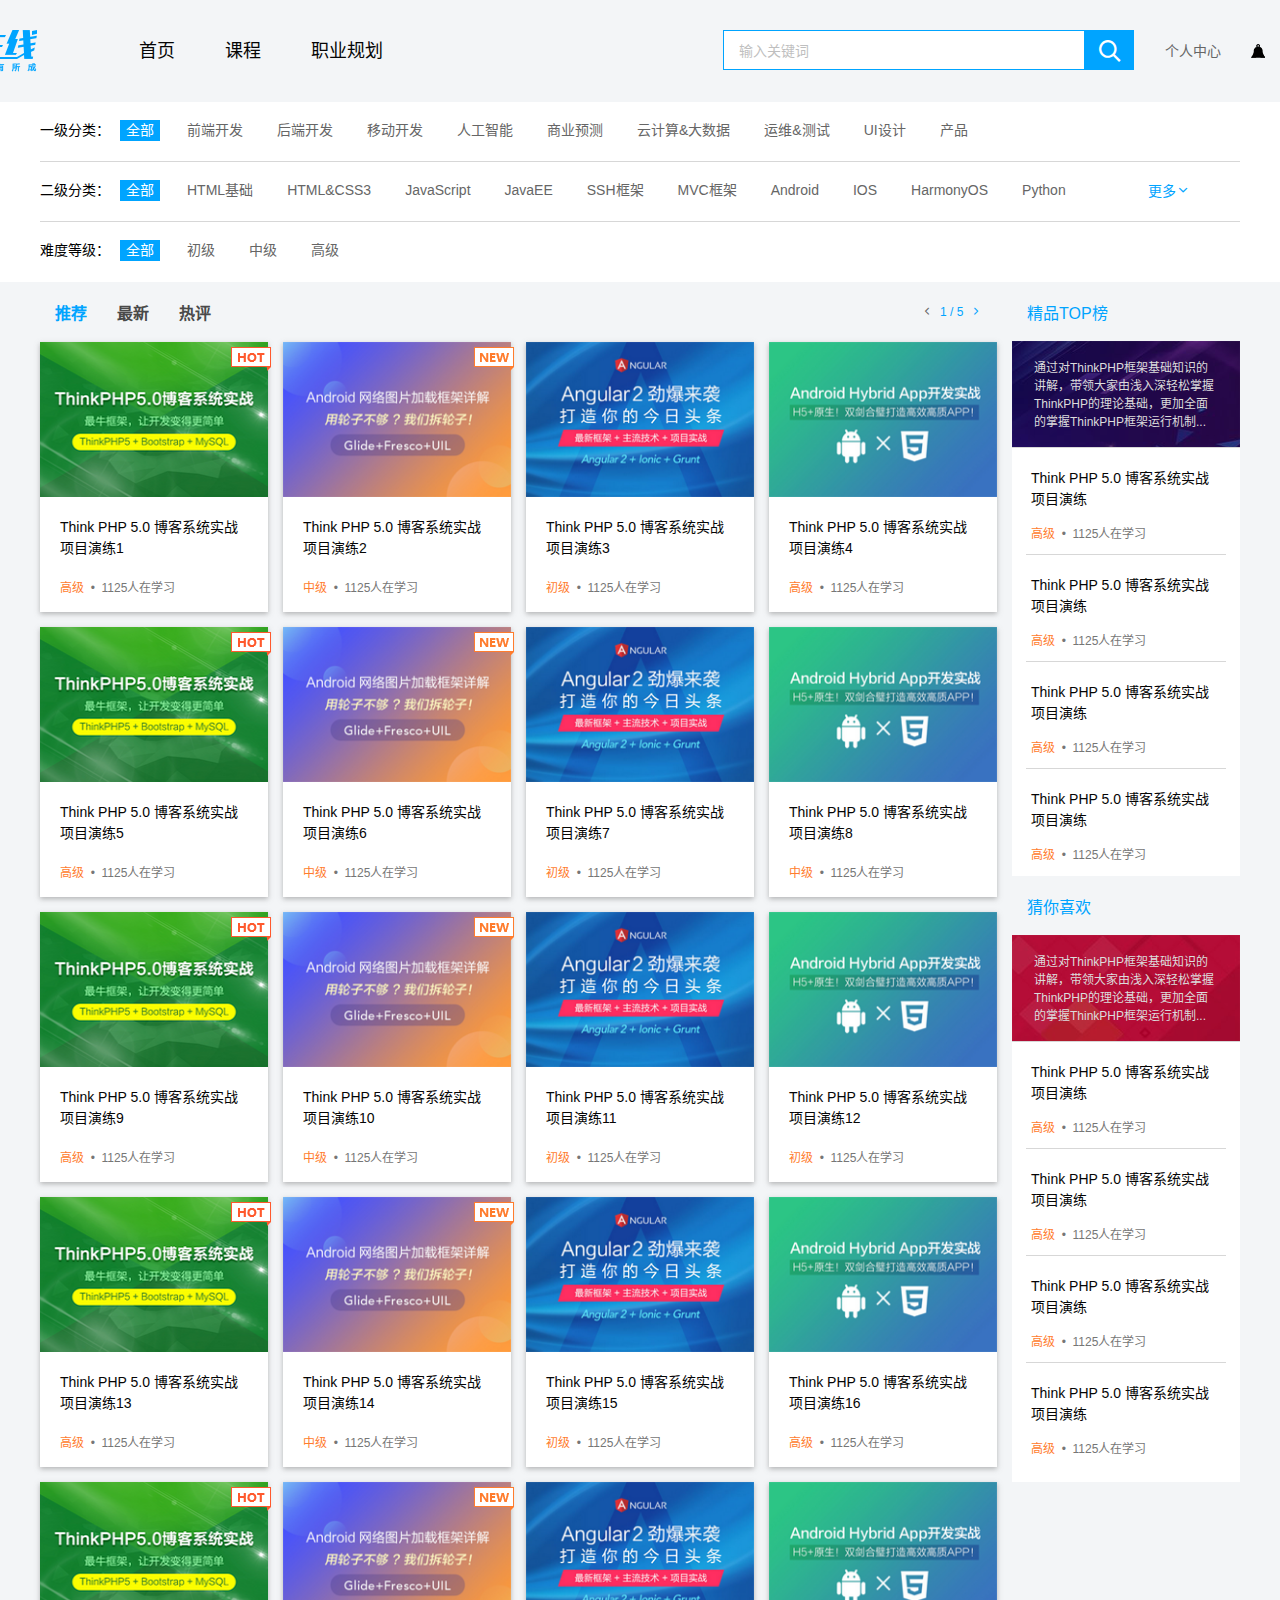
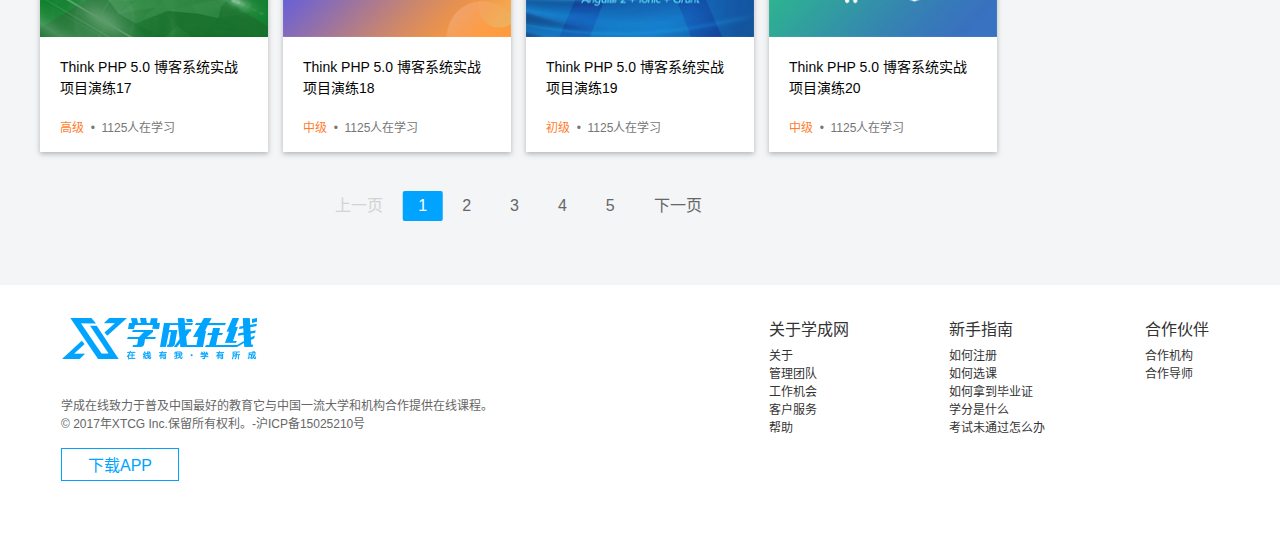
<file: list.html>
<!DOCTYPE html>
<html lang="zh-CN">

<head>
    <meta charset="UTF-8">
    <meta http-equiv="X-UA-Compatible" content="IE=edge">
    <meta name="viewport" content="width=device-width, initial-scale=1.0">
    <title>学成网课程列表页</title>
    <link rel="stylesheet" href="lib/layui/css/layui.css" media="all">
    <link rel="stylesheet" href="css/base.css">
    <link rel="stylesheet" href="css/common.css">
    <link rel="stylesheet" href="fonts/style.css">
    <link rel="stylesheet" href="css/list.css">
</head>

<body>
    <!-- header区域star -->
    <div class="header w">
        <!-- logo部分 -->
        <div class="logo">
            <h1>
                <a href="index.html" title="学成在线">学成在线</a>
            </h1>
        </div>
        <!-- 导航栏部分 nav -->
        <div class="nav">
            <ul>
                <li><a href="index.html" class="current">首页</a></li>
                <li><a href="introduction.html">课程</a></li>
                <li><a href="plan.html">职业规划</a></li>
            </ul>
        </div>
        <!-- 搜索模块 -->
        <div class="search">
            <input type="text" value="输入关键词">
            <button><span class="icon-search"></span></button>

        </div>
        <!-- 用户模块 -->
        <div class="personal"> <a href="set.html">个人中心</a></div>
        <div class="remind">
            <a href="javascript:;"></a>
        </div>
        <div class="user">
            <a href="set.html">
                <img src="images/t01b1ad8b63b90a5581.png"> qq-lilei</a>
        </div>
        <div class="login"><a href="login.html">登录</a> / <a href="register.html">注册</a></div>

    </div>
    <!-- header区域end -->

    <!-- 分类导航模块开始 -->
    <nav>
        <div class="courseNav w">
            <!-- 第一分类部分 -->
            <div class="firstCate">
                <h4>一级分类：</h4>
                <ul>

                </ul>
            </div>
            <!-- 第二分类部分 -->
            <div class="secondCate">
                <h4>二级分类：</h4>
                <ul>

                </ul>
                <span><a href="javascript:;" id="more">更多<em></em></a></span>
            </div>
            <!-- 等级分类部分 -->
            <div class="levelCate">
                <h4>难度等级：</h4>
                <ul>
                    <li><a href="javascript:;">全部</a></li>
                    <li><a href="javascript:;">初级</a></li>
                    <li><a href="javascript:;">中级</a></li>
                    <li><a href="javascript:;">高级</a></li>
                </ul>
            </div>
        </div>
    </nav>
    <!-- 分类导航模块结束 -->

    <!-- 中间课程列表部分开始 -->
    <section class="w clearfix">
        <!-- 课程列表主体部分开始 -->
        <div class="courseList">
            <!-- 课程列表头部 -->
            <div class="courseList_head">
                <div class="courseList_head_left">
                    <ul>
                        <li><a href="javascript:;" class="current" id="rec">推荐</a></li>
                        <li><a href="javascript:;" id="new">最新</a></li>
                        <li><a href="javascript:;" id="hot">热评</a></li>
                    </ul>
                </div>
                <div class="courseList_head_right">
                    <p><span id="prevspan"></span>&nbsp;&nbsp;<em id="em1"></em>&nbsp;/&nbsp;<em id="em2"></em>&nbsp;&nbsp;<span id="nextspan"></span></p>
                </div>
            </div>
            <!-- 课程列表主体 -->
            <div class="courseList_body">
                <ul id="fenye">
                    <!-- <li><img src="images/精品推荐01.png" alt="">
                        <p>Think PHP 5.0 博客系统实战项目演练 </p>
                        <span><em>高级</em>&nbsp;&nbsp;•&nbsp;&nbsp;1125人在学习</span>
                        <div class="hot"></div>
                    </li> -->
                </ul>
            </div>
            <!-- 课程列表分页 -->
            <div class="courseList_foot" id="page">

            </div>
        </div>
        <!-- 课程列表主体部分结束 -->

        <!-- 课程列表右边部分 -->
        <aside>
            <!-- 精品top部分 -->
            <div class="courseTop">
                <h5>精品TOP榜</h5>
                <div class="courseTop_con">
                    <div>
                        通过对ThinkPHP框架基础知识的讲解，带领大家由浅入深轻松掌握ThinkPHP的理论基础，更加全面的掌握ThinkPHP框架运行机制...
                    </div>
                    <div>
                        <p>Think PHP 5.0 博客系统实战项目演练 </p>
                        <span><em>高级</em>&nbsp;&nbsp;•&nbsp;&nbsp;1125人在学习</span></div>
                    <div>
                        <p>Think PHP 5.0 博客系统实战项目演练 </p>
                        <span><em>高级</em>&nbsp;&nbsp;•&nbsp;&nbsp;1125人在学习</span></div>
                    <div>
                        <p>Think PHP 5.0 博客系统实战项目演练 </p>
                        <span><em>高级</em>&nbsp;&nbsp;•&nbsp;&nbsp;1125人在学习</span></div>
                    <div>
                        <p>Think PHP 5.0 博客系统实战项目演练 </p>
                        <span><em>高级</em>&nbsp;&nbsp;•&nbsp;&nbsp;1125人在学习</span></div>
                </div>
            </div>
            <!-- 猜你喜欢部分 -->
            <div class="courseLike">
                <h5>猜你喜欢</h5>
                <div class="courseLike_con">
                    <div>
                        通过对ThinkPHP框架基础知识的讲解，带领大家由浅入深轻松掌握ThinkPHP的理论基础，更加全面的掌握ThinkPHP框架运行机制...
                    </div>
                    <div>
                        <p>Think PHP 5.0 博客系统实战项目演练 </p>
                        <span><em>高级</em>&nbsp;&nbsp;•&nbsp;&nbsp;1125人在学习</span></div>
                    <div>
                        <p>Think PHP 5.0 博客系统实战项目演练 </p>
                        <span><em>高级</em>&nbsp;&nbsp;•&nbsp;&nbsp;1125人在学习</span></div>
                    <div>
                        <p>Think PHP 5.0 博客系统实战项目演练 </p>
                        <span><em>高级</em>&nbsp;&nbsp;•&nbsp;&nbsp;1125人在学习</span></div>
                    <div>
                        <p>Think PHP 5.0 博客系统实战项目演练 </p>
                        <span><em>高级</em>&nbsp;&nbsp;•&nbsp;&nbsp;1125人在学习</span></div>
                </div>
            </div>
        </aside>
        <!-- 课程列表右边部分结束 -->

    </section>
    <!-- 中间课程部分结束 -->

    <!-- footer区域star -->
    <footer>
        <div class="w">
            <div class="copyright">
                <img src="images/logo@2x.png" alt="">
                <p>学成在线致力于普及中国最好的教育它与中国一流大学和机构合作提供在线课程。<br> © 2017年XTCG Inc.保留所有权利。-沪ICP备15025210号</p>
                <a href="javascript:;" class="app">下载APP</a>
            </div>
            <div class="links">
                <dl>
                    <dt>关于学成网</dt>
                    <dd><a href="javascript:;">关于</a></dd>
                    <dd><a href="javascript:;">管理团队</a></dd>
                    <dd><a href="javascript:;">工作机会</a></dd>
                    <dd><a href="javascript:;">客户服务</a></dd>
                    <dd><a href="javascript:;">帮助</a></dd>
                </dl>
                <dl>
                    <dt>新手指南</dt>
                    <dd><a href="javascript:;">如何注册</a></dd>
                    <dd><a href="javascript:;">如何选课</a></dd>
                    <dd><a href="javascript:;">如何拿到毕业证</a></dd>
                    <dd><a href="javascript:;">学分是什么</a></dd>
                    <dd><a href="javascript:;">考试未通过怎么办</a></dd>
                </dl>
                <dl>
                    <dt>合作伙伴</dt>
                    <dd><a href="javascript:;">合作机构</a></dd>
                    <dd><a href="javascript:;">合作导师</a></dd>
                </dl>
            </div>
        </div>
    </footer>
    <!-- foolter区域end -->

    <script src="lib/jquery.min.js"></script>
    <script src="lib/layui/layui.js" charset="utf-8"></script>
    <script src="js/list.js"></script>
</body>

</html>
</file>
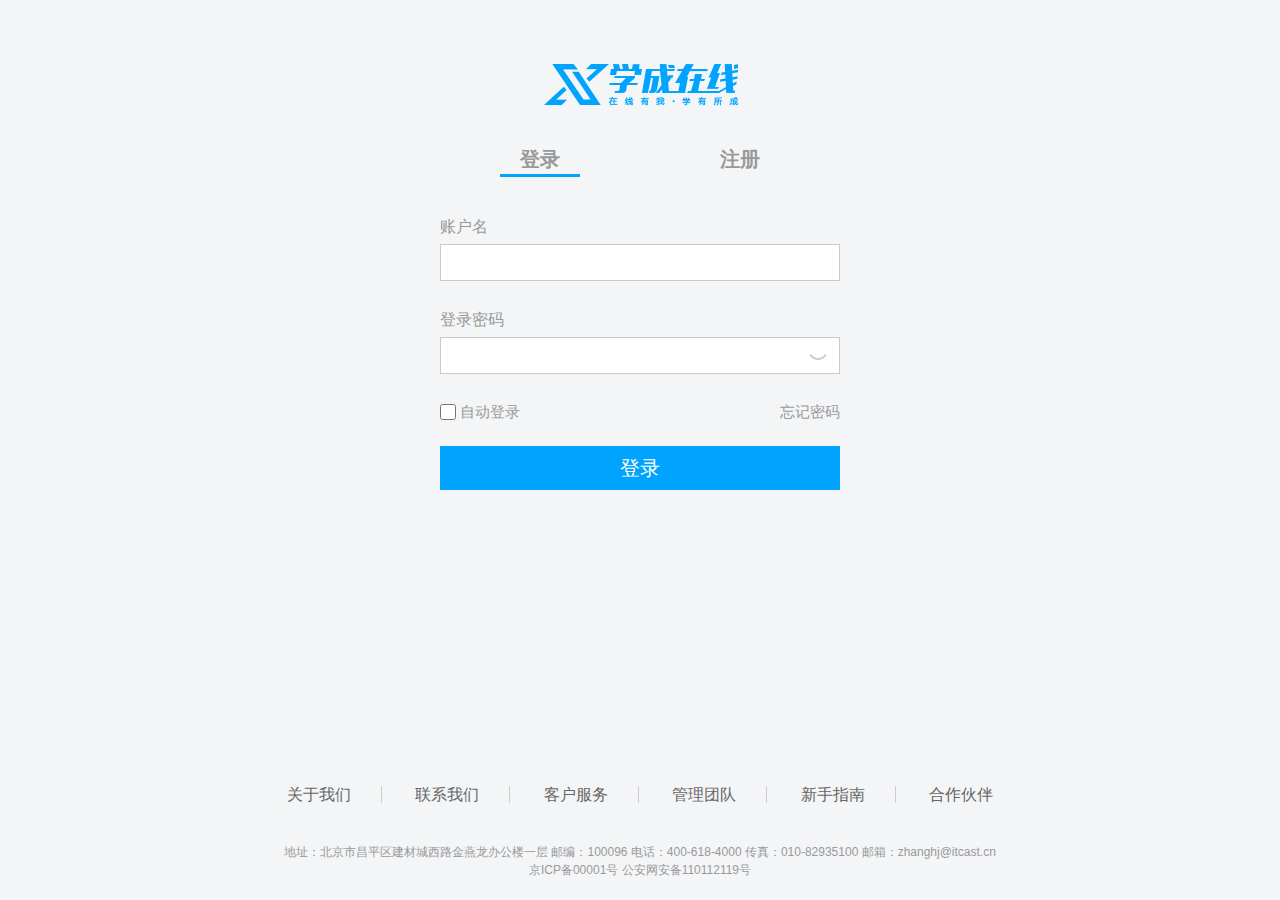
<file: login.html>
<!DOCTYPE html>
<html lang="en">

<head>
    <meta charset="UTF-8">
    <meta http-equiv="X-UA-Compatible" content="IE=edge">
    <meta name="viewport" content="width=device-width, initial-scale=1.0">
    <title>学成在线登录页面</title>
    <!-- 字体图标 -->
    <link rel="stylesheet" href="fonts/style.css">
    <!-- 引入初始化样式文件 -->
    <link rel="stylesheet" href="css/base.css">
    <!-- 引入登录样式 -->
    <link rel="stylesheet" href="css/login.css">
    <script src="lib/jquery.min.js"></script>
    <script src="js/login.js"></script>
</head>

<body>
    <div class="w">
        <h2> <span class="icon-home"></span><a href="index.html"> 返回首页</a></h2>
    </div>
    <div class="logo w">
        <h1>
            <a href="index.html" title="学成在线">学成在线</a>
        </h1>
    </div>
    <div class="login clearfix w">
        <ul>
            <li><a href="login.html" class="current">登录</a></li>
            <li><a href="register.html">注册</a></li>
        </ul>
    </div>
    <div class="reg_form w">
        <form action="index.html">
            <ul>
                <li><label for="">账户名</label><br>
                    <input type="text" class="inp" id="user" name="uname" value="">
                    <span class="error"> <i class="error_icon"></i> 账户名输入有误，请重新输入</span></li>
                <li><label for="">登录密码</label><br>
                    <input type="password" class="inp" id="pwd" value="">
                    <span class="error"><i class="error_icon"></i> 密码输入有误，请重新输入</span>
                    <em class="box"><img src="images/close.png" alt="" id="eye"></em></li>
                <li>
                    <input type="checkbox" class="memory" id="remember"> 自动登录 <em> <a class="forgot" href="forgot.html">忘记密码</a> </em>
                </li>
                <li>
                    <input type="submit" value="登录" class="pull">
                </li>
            </ul>

        </form>
    </div>
    <footer class="w">
        <p>
            <a href="javascript:;">关于我们</a>
            <a href="javascript:;">联系我们</a>
            <a href="javascript:;">客户服务</a>
            <a href="javascript:;">管理团队</a>
            <a href="javascript:;">新手指南</a>
            <a href="javascript:;">合作伙伴</a>
        </p>
        <p>地址：北京市昌平区建材城西路金燕龙办公楼一层 邮编：100096 电话：400-618-4000 传真：010-82935100 邮箱：zhanghj@itcast.cn <br> 京ICP备00001号 公安网安备110112119号 </p>
    </footer>
</body>

</html>
</file>
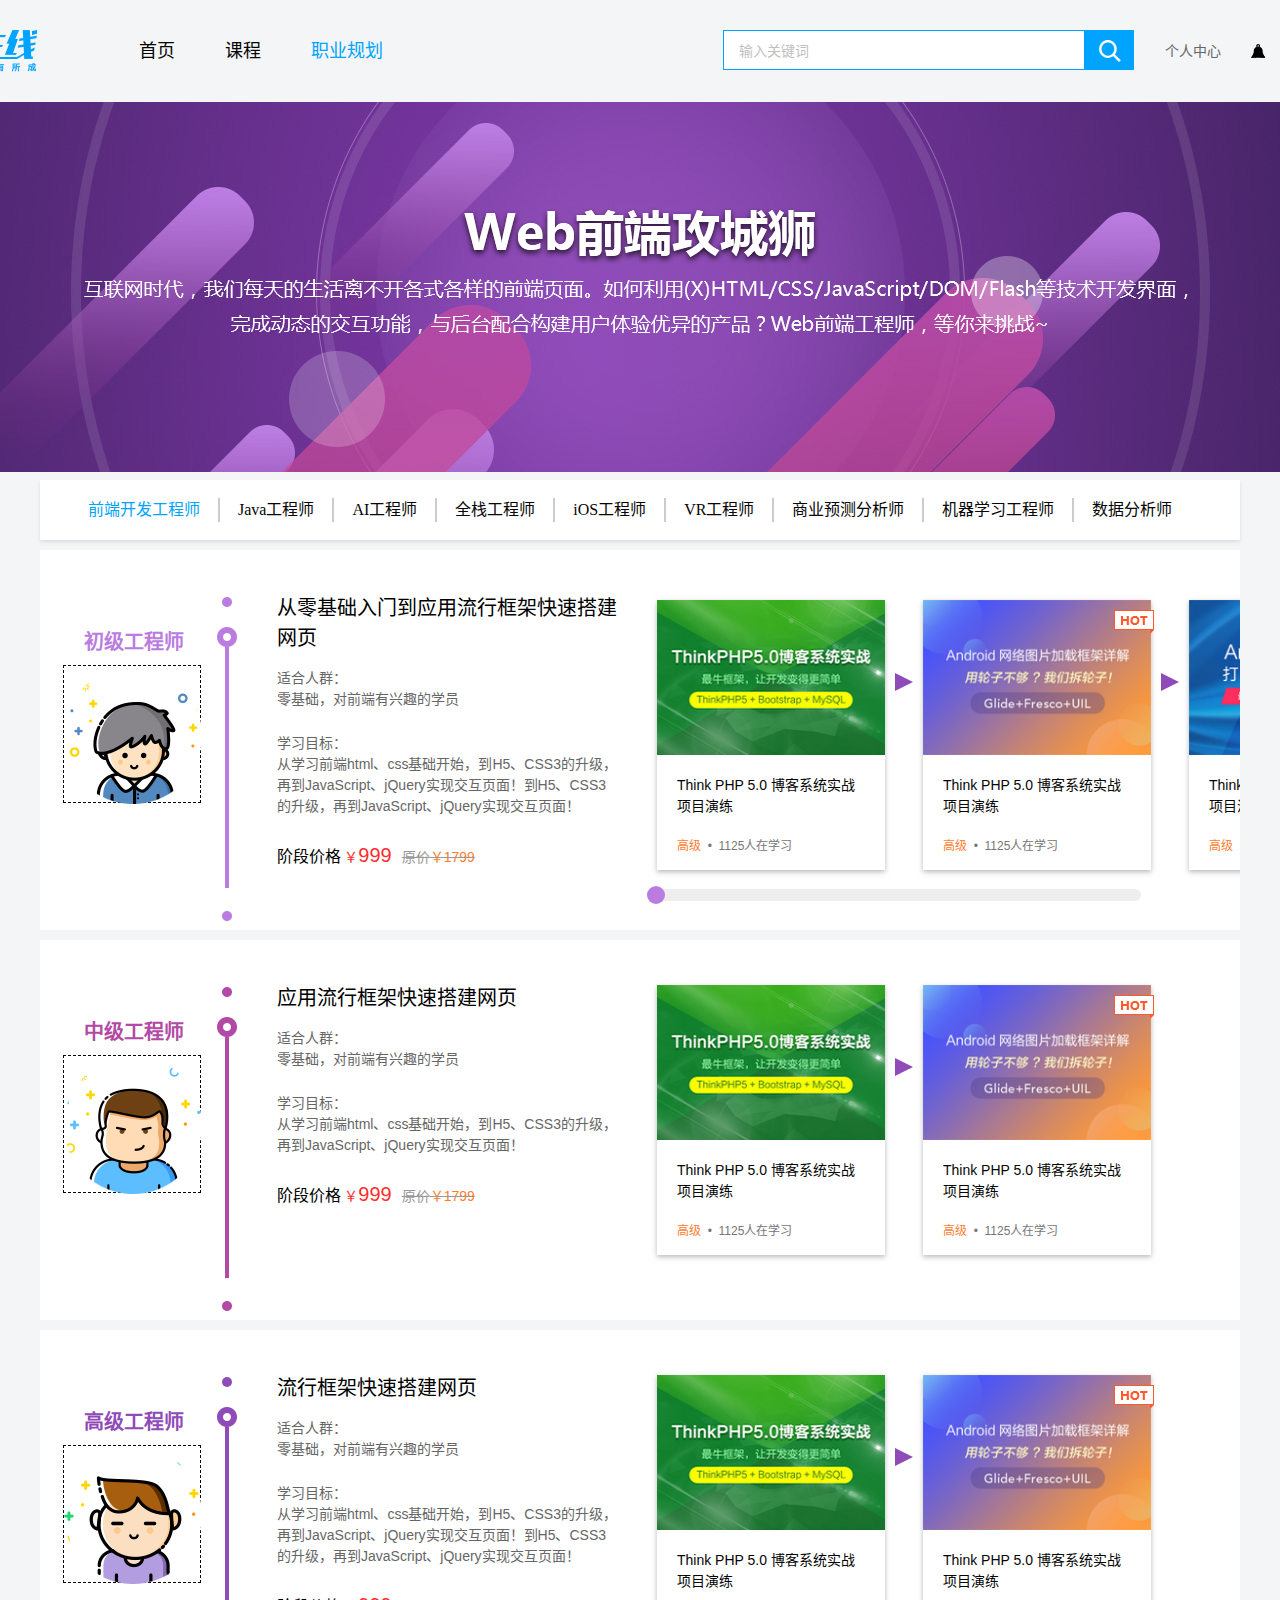
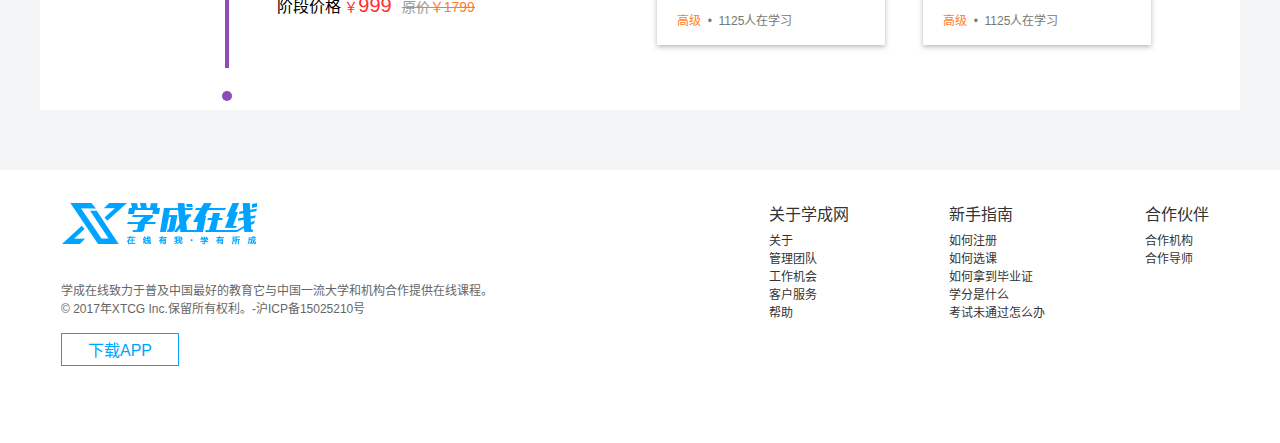
<file: plan.html>
<!DOCTYPE html>
<html lang="zh-CN">

<head>
    <meta charset="UTF-8">
    <meta http-equiv="X-UA-Compatible" content="IE=edge">
    <meta name="viewport" content="width=device-width, initial-scale=1.0">
    <title>学成网职业规划</title>

    <link rel="stylesheet" href="css/base.css">
    <link rel="stylesheet" href="fonts/style.css">
    <link rel="stylesheet" href="css/common.css">
    <link rel="stylesheet" href="css/plan.css">
</head>

<body>
    <!-- header区域star -->
    <div class="header w">
        <!-- logo部分 -->
        <div class="logo">
            <h1>
                <a href="index.html" title="学成在线">学成在线</a>
            </h1>
        </div>
        <!-- 导航栏部分 nav -->
        <div class="nav">
            <ul>
                <li><a href="index.html">首页</a></li>
                <li><a href="introduction.html">课程</a></li>
                <li><a href="plan.html" class="current">职业规划</a></li>
            </ul>
        </div>
        <!-- 搜索模块 -->
        <div class="search">
            <input type="text" value="输入关键词">
            <button><span class="icon-search"></span></button>

        </div>
        <!-- 用户模块 -->
        <div class="personal"> <a href="set.html">个人中心</a></div>
        <div class="remind">
            <a href="javascript:;"></a>
        </div>
        <div class="user">
            <a href="set.html">
                <img src="images/t01b1ad8b63b90a5581.png"> qq-lilei</a>
        </div>
        <div class="login"><a href="login.html">登录</a> / <a href="register.html">注册</a></div>

    </div>
    <!-- header区域end -->


    <!-- banner部分开始 -->
    <div class="banner">
    </div>
    <!-- banner部分结束 -->

    <!-- 职业导航栏开始 -->
    <div class="plan_tabList w">
        <ul>
            <li class="current">前端开发工程师</li>
            <li>Java工程师</li>
            <li>AI工程师</li>
            <li>全栈工程师</li>
            <li>iOS工程师</li>
            <li>VR工程师</li>
            <li>商业预测分析师</li>
            <li>机器学习工程师</li>
            <li>数据分析师</li>
        </ul>
    </div>
    <!-- 职业导航栏结束 -->

    <!-- 职业师详情部分开始 -->
    <div class="plan_tabCon w">
        <!-- 第一个职业导航栏对应的部分开始 -->
        <div class="tabItem" style="display: block;">
            <!-- 初级工程师部分 开始 -->
            <div class="primary">
                <h4>初级工程师</h4>
                <!-- 头像部分 -->
                <div class="primaryAvatar">
                    <img src="images/Java@2x.png" alt="">
                </div>
                <i class="dot1"></i>
                <i class="circle"></i>
                <i class="strip"></i>
                <i class="dot2"></i>
                <!-- 课程描述部分 -->
                <div class="desc">
                    <h5>从零基础入门到应用流行框架快速搭建网页</h5>
                    <p>适合人群：<br>零基础，对前端有兴趣的学员</p>
                    <p>学习目标：<br>从学习前端html、css基础开始，到H5、CSS3的升级，再到JavaScript、jQuery实现交互页面！到H5、CSS3的升级，再到JavaScript、jQuery实现交互页面！ </p>
                    <span>阶段价格</span>&nbsp;<span><em>￥</em>999</span>&nbsp;&nbsp;&nbsp;<span>原价<em>￥1799</em></span>
                </div>
                <!-- 课程滑块部分 -->
                <div class="scrollCon">
                    <ul class="scrollUl">
                        <li class="firstCour">
                            <img src="images/精品推荐01.png" alt="">
                            <p>Think PHP 5.0 博客系统实战项目演练 </p>
                            <span><em>高级</em>&nbsp;&nbsp;•&nbsp;&nbsp;1125人在学习</span>
                        </li>
                        <li class="triangle"></li>
                        <li class="firstCour">
                            <img src="images/精品推荐02.png" alt="">
                            <p>Think PHP 5.0 博客系统实战项目演练 </p>
                            <span><em>高级</em>&nbsp;&nbsp;•&nbsp;&nbsp;1125人在学习</span>
                            <div class="plan_hot">
                            </div>
                        </li>
                        <li class="triangle"></li>
                        <li class="firstCour">
                            <img src="images/精品推荐03.png" alt="">
                            <p>Think PHP 5.0 博客系统实战项目演练 </p>
                            <span><em>高级</em>&nbsp;&nbsp;•&nbsp;&nbsp;1125人在学习</span>
                        </li>
                        <li class="triangle"></li>
                        <li class="firstCour">
                            <img src="images/精品推荐04.png" alt="">
                            <p>Think PHP 5.0 博客系统实战项目演练 </p>
                            <span><em>高级</em>&nbsp;&nbsp;•&nbsp;&nbsp;1125人在学习</span>
                        </li>

                    </ul>
                    <!-- <div class="plan_hot">
                    </div> -->
                </div>
                <!-- 滑动条 -->
                <div class="scrollbar">
                    <div class="scrollleft"></div>
                    <div class="scrolldot"></div>
                </div>
            </div>
            <!-- 初级工程师部分 结束 -->
            <!-- 中级工程师部分 开始 -->
            <div class="middle">
                <h4>中级工程师</h4>
                <div class="primaryAvatar">
                    <img src="images/web@2x.png" alt="">
                </div>
                <i class="dot1"></i>
                <i class="circle"></i>
                <i class="strip"></i>
                <i class="dot2"></i>
                <div class="desc">
                    <h5>应用流行框架快速搭建网页</h5>
                    <p>适合人群：<br>零基础，对前端有兴趣的学员</p>
                    <p>学习目标：<br>从学习前端html、css基础开始，到H5、CSS3的升级，再到JavaScript、jQuery实现交互页面！ </p>
                    <span>阶段价格</span>&nbsp;<span><em>￥</em>999</span>&nbsp;&nbsp;&nbsp;<span>原价<em>￥1799</em></span>
                </div>
                <div class="plan_course">
                    <div class="firstCour">
                        <img src="images/精品推荐01.png" alt="">
                        <p>Think PHP 5.0 博客系统实战项目演练 </p>
                        <span><em>高级</em>&nbsp;&nbsp;•&nbsp;&nbsp;1125人在学习</span>
                    </div>
                    <div class="triangle "></div>
                    <div class="firstCour">
                        <img src="images/精品推荐02.png" alt="">
                        <p>Think PHP 5.0 博客系统实战项目演练 </p>
                        <span><em>高级</em>&nbsp;&nbsp;•&nbsp;&nbsp;1125人在学习</span>
                        <div class="plan_hot">
                        </div>
                    </div>

                </div>

            </div>
            <!-- 中级工程师部分 结束 -->
            <!-- 高级工程师部分 开始 -->
            <div class="senior">
                <h4>高级工程师</h4>
                <div class="primaryAvatar">
                    <img src="images/iOS@2x.png" alt="">
                </div>
                <i class="dot1"></i>
                <i class="circle"></i>
                <i class="strip"></i>
                <i class="dot2"></i>
                <div class="desc">
                    <h5>流行框架快速搭建网页</h5>
                    <p>适合人群：<br>零基础，对前端有兴趣的学员</p>
                    <p>学习目标：<br>从学习前端html、css基础开始，到H5、CSS3的升级，再到JavaScript、jQuery实现交互页面！到H5、CSS3的升级，再到JavaScript、jQuery实现交互页面！ </p>
                    <span>阶段价格</span>&nbsp;<span><em>￥</em>999</span>&nbsp;&nbsp;&nbsp;<span>原价<em>￥1799</em></span>
                </div>
                <div class="plan_course">
                    <div class="firstCour">
                        <img src="images/精品推荐01.png" alt="">
                        <p>Think PHP 5.0 博客系统实战项目演练 </p>
                        <span><em>高级</em>&nbsp;&nbsp;•&nbsp;&nbsp;1125人在学习</span>
                    </div>
                    <div class="triangle "></div>
                    <div class="firstCour">
                        <img src="images/精品推荐02.png" alt="">
                        <p>Think PHP 5.0 博客系统实战项目演练 </p>
                        <span><em>高级</em>&nbsp;&nbsp;•&nbsp;&nbsp;1125人在学习</span>
                        <div class="plan_hot">
                        </div>
                    </div>
                </div>

            </div>
            <!-- 高级工程师部分 结束 -->
        </div>
        <!-- 第一个职业导航栏对应的部分结束 -->

        <!-- 第二个职业导航栏对应的部分开始 -->
        <div class="tabItem">
            <div class="middle">
                <h4>中级工程师</h4>
                <div class="primaryAvatar">
                    <img src="images/web@2x.png" alt="">
                </div>
                <i class="dot1"></i>
                <i class="circle"></i>
                <i class="strip"></i>
                <i class="dot2"></i>
                <div class="desc">
                    <h5>应用流行框架快速搭建网页</h5>
                    <p>适合人群：<br>零基础，对前端有兴趣的学员</p>
                    <p>学习目标：<br>从学习前端html、css基础开始，到H5、CSS3的升级，再到JavaScript、jQuery实现交互页面！ </p>
                    <span>阶段价格</span>&nbsp;<span><em>￥</em>999</span>&nbsp;&nbsp;&nbsp;<span>原价<em>￥1799</em></span>
                </div>
                <div class="plan_course">
                    <div class="firstCour">
                        <img src="images/精品推荐01.png" alt="">
                        <p>Think PHP 5.0 博客系统实战项目演练 </p>
                        <span><em>高级</em>&nbsp;&nbsp;•&nbsp;&nbsp;1125人在学习</span>
                    </div>
                    <div class="triangle "></div>
                    <div class="firstCour">
                        <img src="images/精品推荐02.png" alt="">
                        <p>Think PHP 5.0 博客系统实战项目演练 </p>
                        <span><em>高级</em>&nbsp;&nbsp;•&nbsp;&nbsp;1125人在学习</span>
                        <div class="plan_hot">
                        </div>
                    </div>

                </div>

            </div>
            <div class="senior">
                <h4>高级工程师</h4>
                <div class="primaryAvatar">
                    <img src="images/iOS@2x.png" alt="">
                </div>
                <i class="dot1"></i>
                <i class="circle"></i>
                <i class="strip"></i>
                <i class="dot2"></i>
                <div class="desc">
                    <h5>流行框架快速搭建网页</h5>
                    <p>适合人群：<br>零基础，对前端有兴趣的学员</p>
                    <p>学习目标：<br>从学习前端html、css基础开始，到H5、CSS3的升级，再到JavaScript、jQuery实现交互页面！到H5、CSS3的升级，再到JavaScript、jQuery实现交互页面！ </p>
                    <span>阶段价格</span>&nbsp;<span><em>￥</em>999</span>&nbsp;&nbsp;&nbsp;<span>原价<em>￥1799</em></span>
                </div>
                <div class="plan_course">
                    <div class="firstCour">
                        <img src="images/精品推荐01.png" alt="">
                        <p>Think PHP 5.0 博客系统实战项目演练 </p>
                        <span><em>高级</em>&nbsp;&nbsp;•&nbsp;&nbsp;1125人在学习</span>
                    </div>
                    <div class="triangle "></div>
                    <div class="firstCour">
                        <img src="images/精品推荐02.png" alt="">
                        <p>Think PHP 5.0 博客系统实战项目演练 </p>
                        <span><em>高级</em>&nbsp;&nbsp;•&nbsp;&nbsp;1125人在学习</span>
                        <div class="plan_hot">
                        </div>
                    </div>
                </div>

            </div>
        </div>
        <!-- 第二个职业导航栏对应的部分结束 -->

        <!-- 第三个 -->
        <div class="tabItem">
            <div class="primary">
                <h4>初级工程师</h4>
                <div class="primaryAvatar">
                    <img src="images/Java@2x.png" alt="">
                </div>
                <i class="dot1"></i>
                <i class="circle"></i>
                <i class="strip"></i>
                <i class="dot2"></i>
                <div class="desc">
                    <h5>从零基础入门到应用流行框架快速搭建网页</h5>
                    <p>适合人群：<br>零基础，对前端有兴趣的学员</p>
                    <p>学习目标：<br>从学习前端html、css基础开始，到H5、CSS3的升级，再到JavaScript、jQuery实现交互页面！到H5、CSS3的升级，再到JavaScript、jQuery实现交互页面！ </p>
                    <span>阶段价格</span>&nbsp;<span><em>￥</em>999</span>&nbsp;&nbsp;&nbsp;<span>原价<em>￥1799</em></span>
                </div>

                <div class="scrollCon">
                    <ul class="scrollUl">
                        <li class="firstCour">
                            <img src="images/精品推荐01.png" alt="">
                            <p>Think PHP 5.0 博客系统实战项目演练 </p>
                            <span><em>高级</em>&nbsp;&nbsp;•&nbsp;&nbsp;1125人在学习</span>
                        </li>
                        <li class="triangle"></li>
                        <li class="firstCour">
                            <img src="images/精品推荐02.png" alt="">
                            <p>Think PHP 5.0 博客系统实战项目演练 </p>
                            <span><em>高级</em>&nbsp;&nbsp;•&nbsp;&nbsp;1125人在学习</span>
                            <div class="plan_hot">
                            </div>
                        </li>
                        <li class="triangle"></li>
                        <li class="firstCour">
                            <img src="images/精品推荐03.png" alt="">
                            <p>Think PHP 5.0 博客系统实战项目演练 </p>
                            <span><em>高级</em>&nbsp;&nbsp;•&nbsp;&nbsp;1125人在学习</span>
                        </li>
                        <li class="triangle"></li>
                        <li class="firstCour">
                            <img src="images/精品推荐04.png" alt="">
                            <p>Think PHP 5.0 博客系统实战项目演练 </p>
                            <span><em>高级</em>&nbsp;&nbsp;•&nbsp;&nbsp;1125人在学习</span>
                        </li>

                    </ul>
                </div>
                <div class="scrollbar">
                    <div class="scrollleft"></div>
                    <div class="scrolldot"></div>
                </div>
            </div>
            <div class="middle">
                <h4>中级工程师</h4>
                <div class="primaryAvatar">
                    <img src="images/web@2x.png" alt="">
                </div>
                <i class="dot1"></i>
                <i class="circle"></i>
                <i class="strip"></i>
                <i class="dot2"></i>
                <div class="desc">
                    <h5>应用流行框架快速搭建网页</h5>
                    <p>适合人群：<br>零基础，对前端有兴趣的学员</p>
                    <p>学习目标：<br>从学习前端html、css基础开始，到H5、CSS3的升级，再到JavaScript、jQuery实现交互页面！ </p>
                    <span>阶段价格</span>&nbsp;<span><em>￥</em>999</span>&nbsp;&nbsp;&nbsp;<span>原价<em>￥1799</em></span>
                </div>
                <div class="plan_course">
                    <div class="firstCour">
                        <img src="images/精品推荐01.png" alt="">
                        <p>Think PHP 5.0 博客系统实战项目演练 </p>
                        <span><em>高级</em>&nbsp;&nbsp;•&nbsp;&nbsp;1125人在学习</span>
                    </div>
                    <div class="triangle "></div>
                    <div class="firstCour">
                        <img src="images/精品推荐02.png" alt="">
                        <p>Think PHP 5.0 博客系统实战项目演练 </p>
                        <span><em>高级</em>&nbsp;&nbsp;•&nbsp;&nbsp;1125人在学习</span>
                        <div class="plan_hot">
                        </div>
                    </div>

                </div>

            </div>
            <div class="senior">
                <h4>高级工程师</h4>
                <div class="primaryAvatar">
                    <img src="images/iOS@2x.png" alt="">
                </div>
                <i class="dot1"></i>
                <i class="circle"></i>
                <i class="strip"></i>
                <i class="dot2"></i>
                <div class="desc">
                    <h5>流行框架快速搭建网页</h5>
                    <p>适合人群：<br>零基础，对前端有兴趣的学员</p>
                    <p>学习目标：<br>从学习前端html、css基础开始，到H5、CSS3的升级，再到JavaScript、jQuery实现交互页面！到H5、CSS3的升级，再到JavaScript、jQuery实现交互页面！ </p>
                    <span>阶段价格</span>&nbsp;<span><em>￥</em>999</span>&nbsp;&nbsp;&nbsp;<span>原价<em>￥1799</em></span>
                </div>
                <div class="plan_course">
                    <div class="firstCour">
                        <img src="images/精品推荐01.png" alt="">
                        <p>Think PHP 5.0 博客系统实战项目演练 </p>
                        <span><em>高级</em>&nbsp;&nbsp;•&nbsp;&nbsp;1125人在学习</span>
                    </div>
                    <div class="triangle "></div>
                    <div class="firstCour">
                        <img src="images/精品推荐02.png" alt="">
                        <p>Think PHP 5.0 博客系统实战项目演练 </p>
                        <span><em>高级</em>&nbsp;&nbsp;•&nbsp;&nbsp;1125人在学习</span>
                        <div class="plan_hot">
                        </div>
                    </div>
                </div>

            </div>
        </div>

        <!-- 第四个 -->
        <div class="tabItem">
            <div class="middle">
                <h4>中级工程师</h4>
                <div class="primaryAvatar">
                    <img src="images/web@2x.png" alt="">
                </div>
                <i class="dot1"></i>
                <i class="circle"></i>
                <i class="strip"></i>
                <i class="dot2"></i>
                <div class="desc">
                    <h5>应用流行框架快速搭建网页</h5>
                    <p>适合人群：<br>零基础，对前端有兴趣的学员</p>
                    <p>学习目标：<br>从学习前端html、css基础开始，到H5、CSS3的升级，再到JavaScript、jQuery实现交互页面！ </p>
                    <span>阶段价格</span>&nbsp;<span><em>￥</em>999</span>&nbsp;&nbsp;&nbsp;<span>原价<em>￥1799</em></span>
                </div>
                <div class="plan_course">
                    <div class="firstCour">
                        <img src="images/精品推荐01.png" alt="">
                        <p>Think PHP 5.0 博客系统实战项目演练 </p>
                        <span><em>高级</em>&nbsp;&nbsp;•&nbsp;&nbsp;1125人在学习</span>
                    </div>
                    <div class="triangle "></div>
                    <div class="firstCour">
                        <img src="images/精品推荐02.png" alt="">
                        <p>Think PHP 5.0 博客系统实战项目演练 </p>
                        <span><em>高级</em>&nbsp;&nbsp;•&nbsp;&nbsp;1125人在学习</span>
                        <div class="plan_hot">
                        </div>
                    </div>

                </div>

            </div>
            <div class="senior">
                <h4>高级工程师</h4>
                <div class="primaryAvatar">
                    <img src="images/iOS@2x.png" alt="">
                </div>
                <i class="dot1"></i>
                <i class="circle"></i>
                <i class="strip"></i>
                <i class="dot2"></i>
                <div class="desc">
                    <h5>流行框架快速搭建网页</h5>
                    <p>适合人群：<br>零基础，对前端有兴趣的学员</p>
                    <p>学习目标：<br>从学习前端html、css基础开始，到H5、CSS3的升级，再到JavaScript、jQuery实现交互页面！到H5、CSS3的升级，再到JavaScript、jQuery实现交互页面！ </p>
                    <span>阶段价格</span>&nbsp;<span><em>￥</em>999</span>&nbsp;&nbsp;&nbsp;<span>原价<em>￥1799</em></span>
                </div>
                <div class="plan_course">
                    <div class="firstCour">
                        <img src="images/精品推荐01.png" alt="">
                        <p>Think PHP 5.0 博客系统实战项目演练 </p>
                        <span><em>高级</em>&nbsp;&nbsp;•&nbsp;&nbsp;1125人在学习</span>
                    </div>
                    <div class="triangle "></div>
                    <div class="firstCour">
                        <img src="images/精品推荐02.png" alt="">
                        <p>Think PHP 5.0 博客系统实战项目演练 </p>
                        <span><em>高级</em>&nbsp;&nbsp;•&nbsp;&nbsp;1125人在学习</span>
                        <div class="plan_hot">
                        </div>
                    </div>
                </div>

            </div>
        </div>

        <!-- 第五个 -->
        <div class="tabItem">
            <div class="primary">
                <h4>初级工程师</h4>
                <div class="primaryAvatar">
                    <img src="images/Java@2x.png" alt="">
                </div>
                <i class="dot1"></i>
                <i class="circle"></i>
                <i class="strip"></i>
                <i class="dot2"></i>
                <div class="desc">
                    <h5>从零基础入门到应用流行框架快速搭建网页</h5>
                    <p>适合人群：<br>零基础，对前端有兴趣的学员</p>
                    <p>学习目标：<br>从学习前端html、css基础开始，到H5、CSS3的升级，再到JavaScript、jQuery实现交互页面！到H5、CSS3的升级，再到JavaScript、jQuery实现交互页面！ </p>
                    <span>阶段价格</span>&nbsp;<span><em>￥</em>999</span>&nbsp;&nbsp;&nbsp;<span>原价<em>￥1799</em></span>
                </div>

                <div class="scrollCon">
                    <ul class="scrollUl">
                        <li class="firstCour">
                            <img src="images/精品推荐01.png" alt="">
                            <p>Think PHP 5.0 博客系统实战项目演练 </p>
                            <span><em>高级</em>&nbsp;&nbsp;•&nbsp;&nbsp;1125人在学习</span>
                        </li>
                        <li class="triangle"></li>
                        <li class="firstCour">
                            <img src="images/精品推荐02.png" alt="">
                            <p>Think PHP 5.0 博客系统实战项目演练 </p>
                            <span><em>高级</em>&nbsp;&nbsp;•&nbsp;&nbsp;1125人在学习</span>
                            <div class="plan_hot">
                            </div>
                        </li>
                        <li class="triangle"></li>
                        <li class="firstCour">
                            <img src="images/精品推荐03.png" alt="">
                            <p>Think PHP 5.0 博客系统实战项目演练 </p>
                            <span><em>高级</em>&nbsp;&nbsp;•&nbsp;&nbsp;1125人在学习</span>
                        </li>
                        <li class="triangle"></li>
                        <li class="firstCour">
                            <img src="images/精品推荐04.png" alt="">
                            <p>Think PHP 5.0 博客系统实战项目演练 </p>
                            <span><em>高级</em>&nbsp;&nbsp;•&nbsp;&nbsp;1125人在学习</span>
                        </li>

                    </ul>
                </div>
                <div class="scrollbar">
                    <div class="scrollleft"></div>
                    <div class="scrolldot"></div>
                </div>
            </div>
            <div class="middle">
                <h4>中级工程师</h4>
                <div class="primaryAvatar">
                    <img src="images/web@2x.png" alt="">
                </div>
                <i class="dot1"></i>
                <i class="circle"></i>
                <i class="strip"></i>
                <i class="dot2"></i>
                <div class="desc">
                    <h5>应用流行框架快速搭建网页</h5>
                    <p>适合人群：<br>零基础，对前端有兴趣的学员</p>
                    <p>学习目标：<br>从学习前端html、css基础开始，到H5、CSS3的升级，再到JavaScript、jQuery实现交互页面！ </p>
                    <span>阶段价格</span>&nbsp;<span><em>￥</em>999</span>&nbsp;&nbsp;&nbsp;<span>原价<em>￥1799</em></span>
                </div>
                <div class="plan_course">
                    <div class="firstCour">
                        <img src="images/精品推荐01.png" alt="">
                        <p>Think PHP 5.0 博客系统实战项目演练 </p>
                        <span><em>高级</em>&nbsp;&nbsp;•&nbsp;&nbsp;1125人在学习</span>
                    </div>
                    <div class="triangle "></div>
                    <div class="firstCour">
                        <img src="images/精品推荐02.png" alt="">
                        <p>Think PHP 5.0 博客系统实战项目演练 </p>
                        <span><em>高级</em>&nbsp;&nbsp;•&nbsp;&nbsp;1125人在学习</span>
                        <div class="plan_hot">
                        </div>
                    </div>

                </div>

            </div>
            <div class="senior">
                <h4>高级工程师</h4>
                <div class="primaryAvatar">
                    <img src="images/iOS@2x.png" alt="">
                </div>
                <i class="dot1"></i>
                <i class="circle"></i>
                <i class="strip"></i>
                <i class="dot2"></i>
                <div class="desc">
                    <h5>流行框架快速搭建网页</h5>
                    <p>适合人群：<br>零基础，对前端有兴趣的学员</p>
                    <p>学习目标：<br>从学习前端html、css基础开始，到H5、CSS3的升级，再到JavaScript、jQuery实现交互页面！到H5、CSS3的升级，再到JavaScript、jQuery实现交互页面！ </p>
                    <span>阶段价格</span>&nbsp;<span><em>￥</em>999</span>&nbsp;&nbsp;&nbsp;<span>原价<em>￥1799</em></span>
                </div>
                <div class="plan_course">
                    <div class="firstCour">
                        <img src="images/精品推荐01.png" alt="">
                        <p>Think PHP 5.0 博客系统实战项目演练 </p>
                        <span><em>高级</em>&nbsp;&nbsp;•&nbsp;&nbsp;1125人在学习</span>
                    </div>
                    <div class="triangle "></div>
                    <div class="firstCour">
                        <img src="images/精品推荐02.png" alt="">
                        <p>Think PHP 5.0 博客系统实战项目演练 </p>
                        <span><em>高级</em>&nbsp;&nbsp;•&nbsp;&nbsp;1125人在学习</span>
                        <div class="plan_hot">
                        </div>
                    </div>
                </div>

            </div>
        </div>

        <!-- 第六个 -->
        <div class="tabItem">
            <div class="middle">
                <h4>中级工程师</h4>
                <div class="primaryAvatar">
                    <img src="images/web@2x.png" alt="">
                </div>
                <i class="dot1"></i>
                <i class="circle"></i>
                <i class="strip"></i>
                <i class="dot2"></i>
                <div class="desc">
                    <h5>应用流行框架快速搭建网页</h5>
                    <p>适合人群：<br>零基础，对前端有兴趣的学员</p>
                    <p>学习目标：<br>从学习前端html、css基础开始，到H5、CSS3的升级，再到JavaScript、jQuery实现交互页面！ </p>
                    <span>阶段价格</span>&nbsp;<span><em>￥</em>999</span>&nbsp;&nbsp;&nbsp;<span>原价<em>￥1799</em></span>
                </div>
                <div class="plan_course">
                    <div class="firstCour">
                        <img src="images/精品推荐01.png" alt="">
                        <p>Think PHP 5.0 博客系统实战项目演练 </p>
                        <span><em>高级</em>&nbsp;&nbsp;•&nbsp;&nbsp;1125人在学习</span>
                    </div>
                    <div class="triangle "></div>
                    <div class="firstCour">
                        <img src="images/精品推荐02.png" alt="">
                        <p>Think PHP 5.0 博客系统实战项目演练 </p>
                        <span><em>高级</em>&nbsp;&nbsp;•&nbsp;&nbsp;1125人在学习</span>
                        <div class="plan_hot">
                        </div>
                    </div>

                </div>

            </div>
            <div class="senior">
                <h4>高级工程师</h4>
                <div class="primaryAvatar">
                    <img src="images/iOS@2x.png" alt="">
                </div>
                <i class="dot1"></i>
                <i class="circle"></i>
                <i class="strip"></i>
                <i class="dot2"></i>
                <div class="desc">
                    <h5>流行框架快速搭建网页</h5>
                    <p>适合人群：<br>零基础，对前端有兴趣的学员</p>
                    <p>学习目标：<br>从学习前端html、css基础开始，到H5、CSS3的升级，再到JavaScript、jQuery实现交互页面！到H5、CSS3的升级，再到JavaScript、jQuery实现交互页面！ </p>
                    <span>阶段价格</span>&nbsp;<span><em>￥</em>999</span>&nbsp;&nbsp;&nbsp;<span>原价<em>￥1799</em></span>
                </div>
                <div class="plan_course">
                    <div class="firstCour">
                        <img src="images/精品推荐01.png" alt="">
                        <p>Think PHP 5.0 博客系统实战项目演练 </p>
                        <span><em>高级</em>&nbsp;&nbsp;•&nbsp;&nbsp;1125人在学习</span>
                    </div>
                    <div class="triangle "></div>
                    <div class="firstCour">
                        <img src="images/精品推荐02.png" alt="">
                        <p>Think PHP 5.0 博客系统实战项目演练 </p>
                        <span><em>高级</em>&nbsp;&nbsp;•&nbsp;&nbsp;1125人在学习</span>
                        <div class="plan_hot">
                        </div>
                    </div>
                </div>

            </div>
        </div>

        <!-- 第七个 -->
        <div class="tabItem">
            <div class="primary">
                <h4>初级工程师</h4>
                <div class="primaryAvatar">
                    <img src="images/Java@2x.png" alt="">
                </div>
                <i class="dot1"></i>
                <i class="circle"></i>
                <i class="strip"></i>
                <i class="dot2"></i>
                <div class="desc">
                    <h5>从零基础入门到应用流行框架快速搭建网页</h5>
                    <p>适合人群：<br>零基础，对前端有兴趣的学员</p>
                    <p>学习目标：<br>从学习前端html、css基础开始，到H5、CSS3的升级，再到JavaScript、jQuery实现交互页面！到H5、CSS3的升级，再到JavaScript、jQuery实现交互页面！ </p>
                    <span>阶段价格</span>&nbsp;<span><em>￥</em>999</span>&nbsp;&nbsp;&nbsp;<span>原价<em>￥1799</em></span>
                </div>

                <div class="scrollCon">
                    <ul class="scrollUl">
                        <li class="firstCour">
                            <img src="images/精品推荐01.png" alt="">
                            <p>Think PHP 5.0 博客系统实战项目演练 </p>
                            <span><em>高级</em>&nbsp;&nbsp;•&nbsp;&nbsp;1125人在学习</span>
                        </li>
                        <li class="triangle"></li>
                        <li class="firstCour">
                            <img src="images/精品推荐02.png" alt="">
                            <p>Think PHP 5.0 博客系统实战项目演练 </p>
                            <span><em>高级</em>&nbsp;&nbsp;•&nbsp;&nbsp;1125人在学习</span>
                            <div class="plan_hot">
                            </div>
                        </li>
                        <li class="triangle"></li>
                        <li class="firstCour">
                            <img src="images/精品推荐03.png" alt="">
                            <p>Think PHP 5.0 博客系统实战项目演练 </p>
                            <span><em>高级</em>&nbsp;&nbsp;•&nbsp;&nbsp;1125人在学习</span>
                        </li>
                        <li class="triangle"></li>
                        <li class="firstCour">
                            <img src="images/精品推荐04.png" alt="">
                            <p>Think PHP 5.0 博客系统实战项目演练 </p>
                            <span><em>高级</em>&nbsp;&nbsp;•&nbsp;&nbsp;1125人在学习</span>
                        </li>

                    </ul>
                </div>
                <div class="scrollbar">
                    <div class="scrollleft"></div>
                    <div class="scrolldot"></div>
                </div>
            </div>
            <div class="middle">
                <h4>中级工程师</h4>
                <div class="primaryAvatar">
                    <img src="images/web@2x.png" alt="">
                </div>
                <i class="dot1"></i>
                <i class="circle"></i>
                <i class="strip"></i>
                <i class="dot2"></i>
                <div class="desc">
                    <h5>应用流行框架快速搭建网页</h5>
                    <p>适合人群：<br>零基础，对前端有兴趣的学员</p>
                    <p>学习目标：<br>从学习前端html、css基础开始，到H5、CSS3的升级，再到JavaScript、jQuery实现交互页面！ </p>
                    <span>阶段价格</span>&nbsp;<span><em>￥</em>999</span>&nbsp;&nbsp;&nbsp;<span>原价<em>￥1799</em></span>
                </div>
                <div class="plan_course">
                    <div class="firstCour">
                        <img src="images/精品推荐01.png" alt="">
                        <p>Think PHP 5.0 博客系统实战项目演练 </p>
                        <span><em>高级</em>&nbsp;&nbsp;•&nbsp;&nbsp;1125人在学习</span>
                    </div>
                    <div class="triangle "></div>
                    <div class="firstCour">
                        <img src="images/精品推荐02.png" alt="">
                        <p>Think PHP 5.0 博客系统实战项目演练 </p>
                        <span><em>高级</em>&nbsp;&nbsp;•&nbsp;&nbsp;1125人在学习</span>
                        <div class="plan_hot">
                        </div>
                    </div>

                </div>

            </div>
            <div class="senior">
                <h4>高级工程师</h4>
                <div class="primaryAvatar">
                    <img src="images/iOS@2x.png" alt="">
                </div>
                <i class="dot1"></i>
                <i class="circle"></i>
                <i class="strip"></i>
                <i class="dot2"></i>
                <div class="desc">
                    <h5>流行框架快速搭建网页</h5>
                    <p>适合人群：<br>零基础，对前端有兴趣的学员</p>
                    <p>学习目标：<br>从学习前端html、css基础开始，到H5、CSS3的升级，再到JavaScript、jQuery实现交互页面！到H5、CSS3的升级，再到JavaScript、jQuery实现交互页面！ </p>
                    <span>阶段价格</span>&nbsp;<span><em>￥</em>999</span>&nbsp;&nbsp;&nbsp;<span>原价<em>￥1799</em></span>
                </div>
                <div class="plan_course">
                    <div class="firstCour">
                        <img src="images/精品推荐01.png" alt="">
                        <p>Think PHP 5.0 博客系统实战项目演练 </p>
                        <span><em>高级</em>&nbsp;&nbsp;•&nbsp;&nbsp;1125人在学习</span>
                    </div>
                    <div class="triangle "></div>
                    <div class="firstCour">
                        <img src="images/精品推荐02.png" alt="">
                        <p>Think PHP 5.0 博客系统实战项目演练 </p>
                        <span><em>高级</em>&nbsp;&nbsp;•&nbsp;&nbsp;1125人在学习</span>
                        <div class="plan_hot">
                        </div>
                    </div>
                </div>

            </div>
        </div>

        <!-- 第八个 -->
        <div class="tabItem">
            <div class="middle">
                <h4>中级工程师</h4>
                <div class="primaryAvatar">
                    <img src="images/web@2x.png" alt="">
                </div>
                <i class="dot1"></i>
                <i class="circle"></i>
                <i class="strip"></i>
                <i class="dot2"></i>
                <div class="desc">
                    <h5>应用流行框架快速搭建网页</h5>
                    <p>适合人群：<br>零基础，对前端有兴趣的学员</p>
                    <p>学习目标：<br>从学习前端html、css基础开始，到H5、CSS3的升级，再到JavaScript、jQuery实现交互页面！ </p>
                    <span>阶段价格</span>&nbsp;<span><em>￥</em>999</span>&nbsp;&nbsp;&nbsp;<span>原价<em>￥1799</em></span>
                </div>
                <div class="plan_course">
                    <div class="firstCour">
                        <img src="images/精品推荐01.png" alt="">
                        <p>Think PHP 5.0 博客系统实战项目演练 </p>
                        <span><em>高级</em>&nbsp;&nbsp;•&nbsp;&nbsp;1125人在学习</span>
                    </div>
                    <div class="triangle "></div>
                    <div class="firstCour">
                        <img src="images/精品推荐02.png" alt="">
                        <p>Think PHP 5.0 博客系统实战项目演练 </p>
                        <span><em>高级</em>&nbsp;&nbsp;•&nbsp;&nbsp;1125人在学习</span>
                        <div class="plan_hot">
                        </div>
                    </div>

                </div>

            </div>
            <div class="senior">
                <h4>高级工程师</h4>
                <div class="primaryAvatar">
                    <img src="images/iOS@2x.png" alt="">
                </div>
                <i class="dot1"></i>
                <i class="circle"></i>
                <i class="strip"></i>
                <i class="dot2"></i>
                <div class="desc">
                    <h5>流行框架快速搭建网页</h5>
                    <p>适合人群：<br>零基础，对前端有兴趣的学员</p>
                    <p>学习目标：<br>从学习前端html、css基础开始，到H5、CSS3的升级，再到JavaScript、jQuery实现交互页面！到H5、CSS3的升级，再到JavaScript、jQuery实现交互页面！ </p>
                    <span>阶段价格</span>&nbsp;<span><em>￥</em>999</span>&nbsp;&nbsp;&nbsp;<span>原价<em>￥1799</em></span>
                </div>
                <div class="plan_course">
                    <div class="firstCour">
                        <img src="images/精品推荐01.png" alt="">
                        <p>Think PHP 5.0 博客系统实战项目演练 </p>
                        <span><em>高级</em>&nbsp;&nbsp;•&nbsp;&nbsp;1125人在学习</span>
                    </div>
                    <div class="triangle "></div>
                    <div class="firstCour">
                        <img src="images/精品推荐02.png" alt="">
                        <p>Think PHP 5.0 博客系统实战项目演练 </p>
                        <span><em>高级</em>&nbsp;&nbsp;•&nbsp;&nbsp;1125人在学习</span>
                        <div class="plan_hot">
                        </div>
                    </div>
                </div>

            </div>
        </div>

        <!-- 第九个 -->
        <div class="tabItem">
            <div class="primary">
                <h4>初级工程师</h4>
                <div class="primaryAvatar">
                    <img src="images/Java@2x.png" alt="">
                </div>
                <i class="dot1"></i>
                <i class="circle"></i>
                <i class="strip"></i>
                <i class="dot2"></i>
                <div class="desc">
                    <h5>从零基础入门到应用流行框架快速搭建网页</h5>
                    <p>适合人群：<br>零基础，对前端有兴趣的学员</p>
                    <p>学习目标：<br>从学习前端html、css基础开始，到H5、CSS3的升级，再到JavaScript、jQuery实现交互页面！到H5、CSS3的升级，再到JavaScript、jQuery实现交互页面！ </p>
                    <span>阶段价格</span>&nbsp;<span><em>￥</em>999</span>&nbsp;&nbsp;&nbsp;<span>原价<em>￥1799</em></span>
                </div>

                <div class="scrollCon">
                    <ul class="scrollUl">
                        <li class="firstCour">
                            <img src="images/精品推荐01.png" alt="">
                            <p>Think PHP 5.0 博客系统实战项目演练 </p>
                            <span><em>高级</em>&nbsp;&nbsp;•&nbsp;&nbsp;1125人在学习</span>
                        </li>
                        <li class="triangle"></li>
                        <li class="firstCour">
                            <img src="images/精品推荐02.png" alt="">
                            <p>Think PHP 5.0 博客系统实战项目演练 </p>
                            <span><em>高级</em>&nbsp;&nbsp;•&nbsp;&nbsp;1125人在学习</span>
                            <div class="plan_hot">
                            </div>
                        </li>
                        <li class="triangle"></li>
                        <li class="firstCour">
                            <img src="images/精品推荐03.png" alt="">
                            <p>Think PHP 5.0 博客系统实战项目演练 </p>
                            <span><em>高级</em>&nbsp;&nbsp;•&nbsp;&nbsp;1125人在学习</span>
                        </li>
                        <li class="triangle"></li>
                        <li class="firstCour">
                            <img src="images/精品推荐04.png" alt="">
                            <p>Think PHP 5.0 博客系统实战项目演练 </p>
                            <span><em>高级</em>&nbsp;&nbsp;•&nbsp;&nbsp;1125人在学习</span>
                        </li>

                    </ul>
                </div>
                <div class="scrollbar">
                    <div class="scrollleft"></div>
                    <div class="scrolldot"></div>
                </div>
            </div>
            <div class="middle">
                <h4>中级工程师</h4>
                <div class="primaryAvatar">
                    <img src="images/web@2x.png" alt="">
                </div>
                <i class="dot1"></i>
                <i class="circle"></i>
                <i class="strip"></i>
                <i class="dot2"></i>
                <div class="desc">
                    <h5>应用流行框架快速搭建网页</h5>
                    <p>适合人群：<br>零基础，对前端有兴趣的学员</p>
                    <p>学习目标：<br>从学习前端html、css基础开始，到H5、CSS3的升级，再到JavaScript、jQuery实现交互页面！ </p>
                    <span>阶段价格</span>&nbsp;<span><em>￥</em>999</span>&nbsp;&nbsp;&nbsp;<span>原价<em>￥1799</em></span>
                </div>
                <div class="plan_course">
                    <div class="firstCour">
                        <img src="images/精品推荐01.png" alt="">
                        <p>Think PHP 5.0 博客系统实战项目演练 </p>
                        <span><em>高级</em>&nbsp;&nbsp;•&nbsp;&nbsp;1125人在学习</span>
                    </div>
                    <div class="triangle "></div>
                    <div class="firstCour">
                        <img src="images/精品推荐02.png" alt="">
                        <p>Think PHP 5.0 博客系统实战项目演练 </p>
                        <span><em>高级</em>&nbsp;&nbsp;•&nbsp;&nbsp;1125人在学习</span>
                        <div class="plan_hot">
                        </div>
                    </div>

                </div>

            </div>
            <div class="senior">
                <h4>高级工程师</h4>
                <div class="primaryAvatar">
                    <img src="images/iOS@2x.png" alt="">
                </div>
                <i class="dot1"></i>
                <i class="circle"></i>
                <i class="strip"></i>
                <i class="dot2"></i>
                <div class="desc">
                    <h5>流行框架快速搭建网页</h5>
                    <p>适合人群：<br>零基础，对前端有兴趣的学员</p>
                    <p>学习目标：<br>从学习前端html、css基础开始，到H5、CSS3的升级，再到JavaScript、jQuery实现交互页面！到H5、CSS3的升级，再到JavaScript、jQuery实现交互页面！ </p>
                    <span>阶段价格</span>&nbsp;<span><em>￥</em>999</span>&nbsp;&nbsp;&nbsp;<span>原价<em>￥1799</em></span>
                </div>
                <div class="plan_course">
                    <div class="firstCour">
                        <img src="images/精品推荐01.png" alt="">
                        <p>Think PHP 5.0 博客系统实战项目演练 </p>
                        <span><em>高级</em>&nbsp;&nbsp;•&nbsp;&nbsp;1125人在学习</span>
                    </div>
                    <div class="triangle "></div>
                    <div class="firstCour">
                        <img src="images/精品推荐02.png" alt="">
                        <p>Think PHP 5.0 博客系统实战项目演练 </p>
                        <span><em>高级</em>&nbsp;&nbsp;•&nbsp;&nbsp;1125人在学习</span>
                        <div class="plan_hot">
                        </div>
                    </div>
                </div>

            </div>
        </div>

    </div>
    <!-- 职业师详情部分结束 -->

    <!-- footer区域star -->
    <footer>
        <div class="w">
            <div class="copyright">
                <img src="images/logo@2x.png" alt="">
                <p>学成在线致力于普及中国最好的教育它与中国一流大学和机构合作提供在线课程。<br> © 2017年XTCG Inc.保留所有权利。-沪ICP备15025210号</p>
                <a href="javascript:;" class="app">下载APP</a>
            </div>
            <div class="links">
                <dl>
                    <dt>关于学成网</dt>
                    <dd><a href="javascript:;">关于</a></dd>
                    <dd><a href="javascript:;">管理团队</a></dd>
                    <dd><a href="javascript:;">工作机会</a></dd>
                    <dd><a href="javascript:;">客户服务</a></dd>
                    <dd><a href="javascript:;">帮助</a></dd>
                </dl>
                <dl>
                    <dt>新手指南</dt>
                    <dd><a href="javascript:;">如何注册</a></dd>
                    <dd><a href="javascript:;">如何选课</a></dd>
                    <dd><a href="javascript:;">如何拿到毕业证</a></dd>
                    <dd><a href="javascript:;">学分是什么</a></dd>
                    <dd><a href="javascript:;">考试未通过怎么办</a></dd>
                </dl>
                <dl>
                    <dt>合作伙伴</dt>
                    <dd><a href="javascript:;">合作机构</a></dd>
                    <dd><a href="javascript:;">合作导师</a></dd>
                </dl>
            </div>
        </div>
    </footer>
    <!-- foolter区域end -->

    <script src="lib/jquery.min.js"></script>
    <script src="js/plan.js"></script>
</body>

</html>
</file>
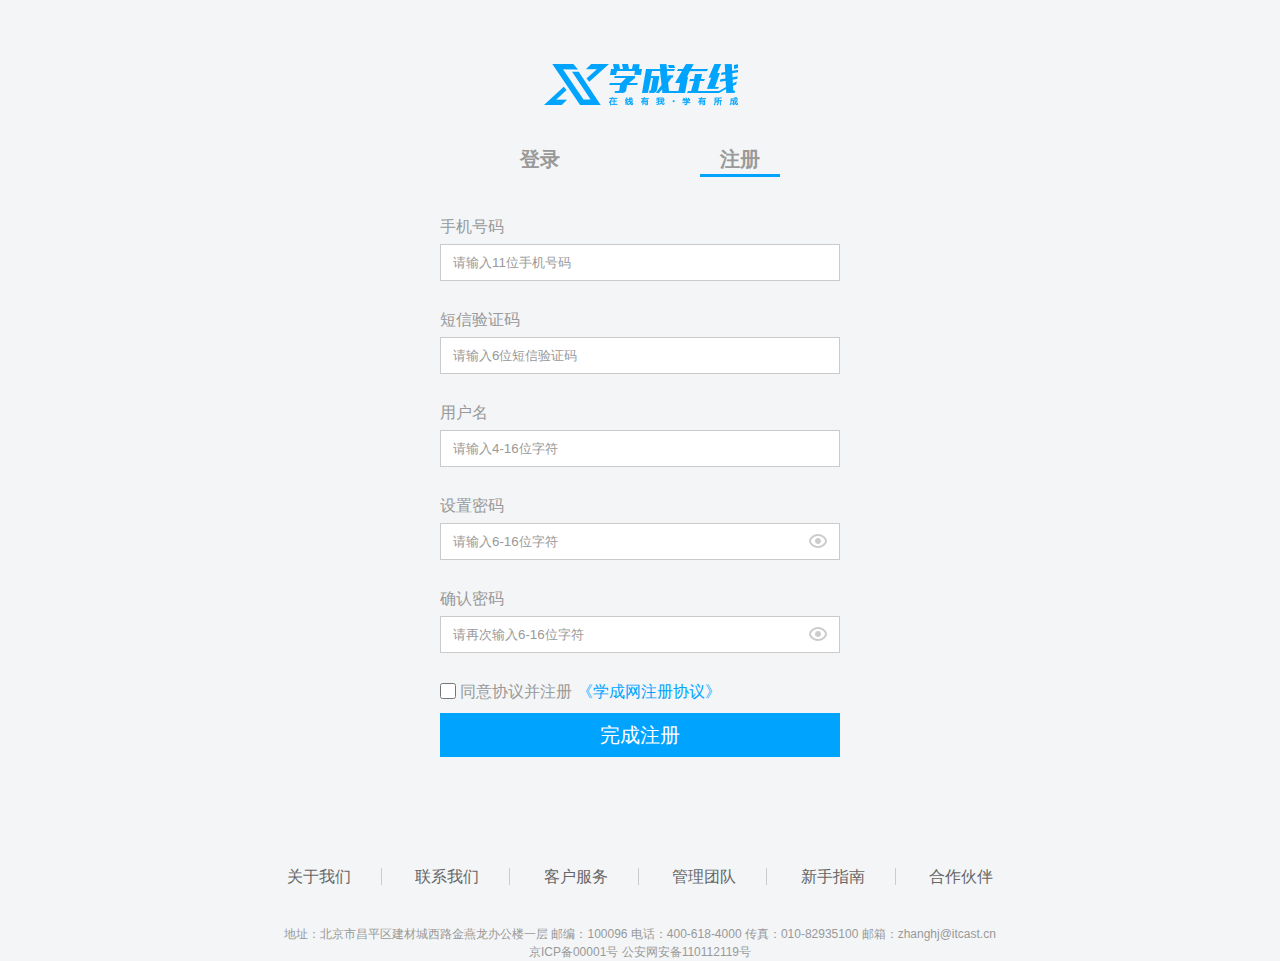
<file: register.html>
<!DOCTYPE html>
<html lang="en">

<head>
    <meta charset="UTF-8">
    <meta http-equiv="X-UA-Compatible" content="IE=edge">
    <meta name="viewport" content="width=device-width, initial-scale=1.0">
    <title>学成在线注册页面</title>
    <!-- 字体图标 -->
    <link rel="stylesheet" href="fonts/style.css">
    <!-- 引入初始化样式文件 -->
    <link rel="stylesheet" href="css/base.css">
    <!-- 引入注册页面样式 -->
    <link rel="stylesheet" href="css/register.css">
    <script src="lib/jquery.min.js"></script>
    <script src="js/register.js"></script>

</head>

<body>
    <div class="w">
        <h2> <span class="icon-home"></span><a href="index.html"> 返回首页</a></h2>
    </div>
    <div class="logo w">
        <h1>
            <a href="index.html" title="学成在线">学成在线</a>
        </h1>
    </div>
    <div class="login clearfix w">
        <ul>
            <li><a href="login.html">登录</a></li>
            <li><a href="register.html" class="current">注册</a></li>
        </ul>
    </div>

    <div class="reg_form w">
        <form action="login.html" id="myform">
            <ul>
                <li><label for="">手机号码</label><br>
                    <input type="text" class="inp" id="tel" value="请输入11位手机号码">
                    <span class="error"> <i class="error_icon"></i></span>
                </li>
                <li><label for="">短信验证码</label><br>
                    <input type="text" class="inp" id="msg" value="请输入6位短信验证码">
                    <span class="error"><i class="error_icon"></i></span>
                </li>
                <li><label for="">用户名</label><br>
                    <input type="text" class="inp" id="user" value="请输入4-16位字符">
                    <span class="error"><i class="error_icon"></i></span>
                </li>
                <li><label for="">设置密码</label><br>
                    <input type="text" class="inp" id="pwd" value="请输入6-16位字符">
                    <span class="error"> <i class="error_icon"></i></span>
                    <em class="box"><img src="images/open.png" alt="" id="eye"></em></li>
                </li>
                <li><label for="">确认密码</label><br>
                    <input type="text" class="inp" id="surepwd" value="请再次输入6-16位字符">
                    <span class="error"> <i class="error_icon"></i></span>
                    <em class="box"><img src="images/open.png" alt="" id="sure_eye"></em></li>
                </li>
                <li>
                    <input type="checkbox" class="ch_box"> <i>同意协议并注册</i> <em> <a href="javascript:;">《学成网注册协议》</a> </em>
                </li>
                <li>
                    <input type="submit" value="完成注册" class="pull">
                </li>
            </ul>

        </form>
    </div>
    <footer class="w">
        <p>
            <a href="javascript:;">关于我们</a>
            <a href="javascript:;">联系我们</a>
            <a href="javascript:;">客户服务</a>
            <a href="javascript:;">管理团队</a>
            <a href="javascript:;">新手指南</a>
            <a href="javascript:;">合作伙伴</a>
        </p>
        <p>地址：北京市昌平区建材城西路金燕龙办公楼一层 邮编：100096 电话：400-618-4000 传真：010-82935100 邮箱：zhanghj@itcast.cn <br> 京ICP备00001号 公安网安备110112119号 </p>
    </footer>
</body>

</html>
</file>
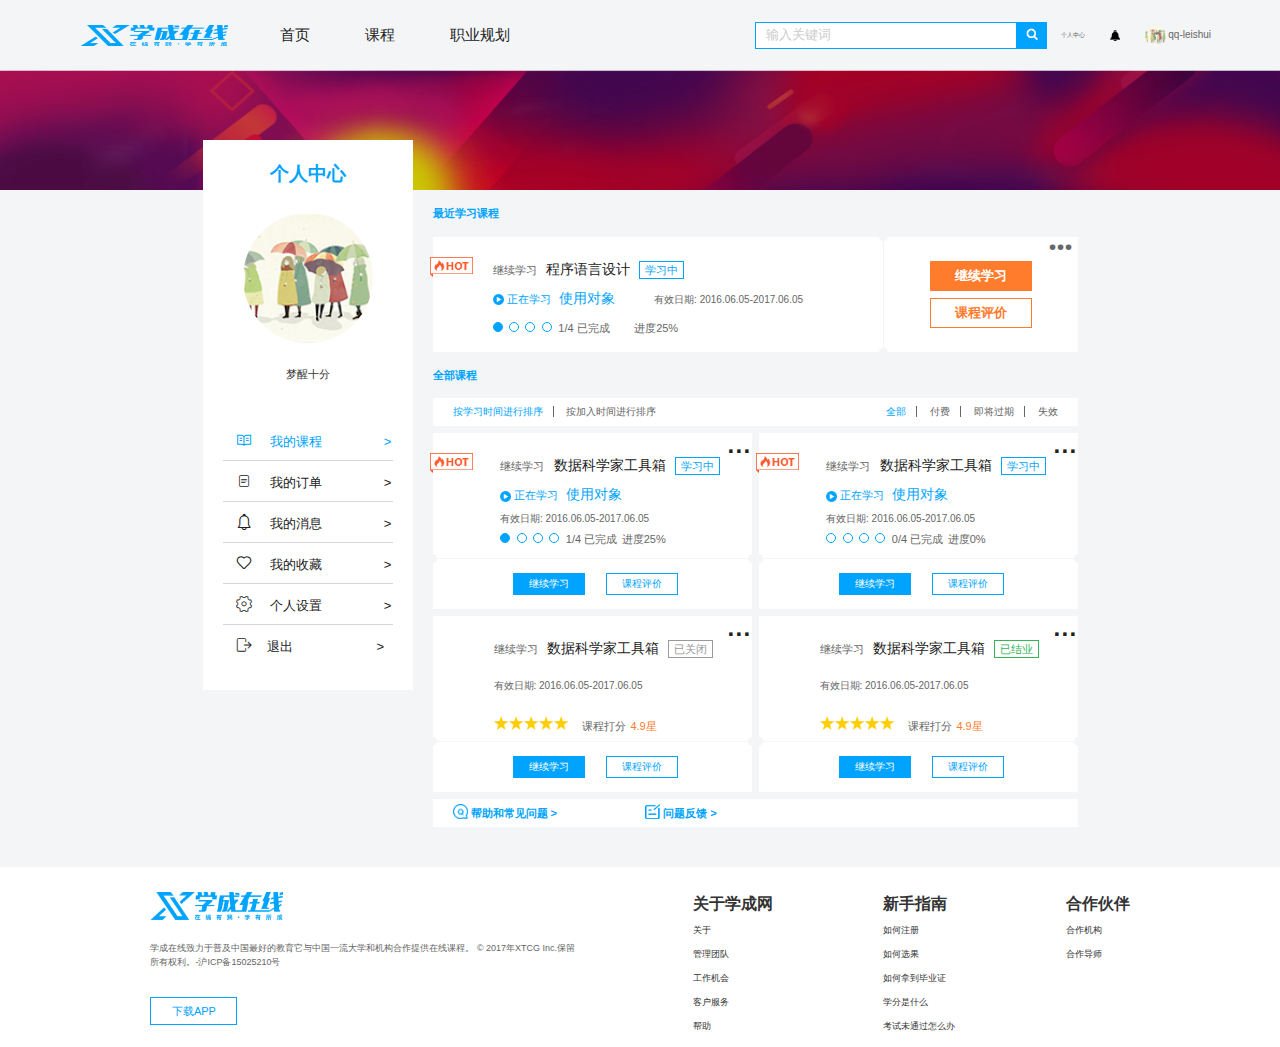
<file: set.html>
<!DOCTYPE html>
<html lang="en">

<head>
    <meta charset="UTF-8">
    <meta http-equiv="X-UA-Compatible" content="IE=edge">
    <meta name="viewport" content="width=device-width, initial-scale=1.0">
    <title>Document</title>
    <link rel="stylesheet" href="./css/base1.css">
    <link rel="stylesheet" href="./css/set.css">
    <link rel="stylesheet" href="inconfont/iconfont.css">
    <script src="./lib/jquery.min.js"></script>
    <script src="./js/set.js"></script>
    <script src="./lib/bootstrap.min.js"></script>
</head>

<body>
    <!-- 头部 -->
    <header>
        <div class="top">
            <div class="logo w">
                <img src="./images/logo@2x.png" alt="">
                <ul>
                    <li><a href="index.html">首页</a></li>
                    <li><a href="introduction.html">课程</a></li>
                    <li><a href="plan.html">职业规划</a></li>
                </ul>
                <div class="search">
                    <input type="text" value="输入关键词">
                    <div style="background-image: url(./images/btn.png); background-size: contain;">
                    </div>
                </div>
                <span>个人中心</span>
                <div class="remind">
                    <img src="./images/提醒@2x.png" alt="" class="remind-dd">
                </div>
                <div class="user">
                    <img src="./images/t01b1ad8b63b90a5581.png" alt=""> qq-leishui
                </div>
            </div>
            <div class="imgs">
                <img src="./images/bjt.png" alt="">
            </div>
        </div>
    </header>
    <!-- 个人中心 -->
    <div class="tap">
        <!-- 左侧布局 -->
        <div class="center">
            <div class="personal">
                <h3>个人中心</h3>
                <div class="head">
                    <img src="./images/矩形 70@2x.png" alt="">
                </div>
                <span>
                        梦醒十分
                    </span>
            </div>
            <div class="box">
                <ul>
                    <li class="current">
                        <em class="iconfont icon-shu-copy"></em>
                        <span>我的课程</span>
                        <i>&gt;</i>
                    </li>
                    <li>
                        <em class="iconfont icon-icon--copy"></em>
                        <span>我的订单</span>
                        <i>&gt;</i>
                    </li>
                    <li>
                        <em class="iconfont icon-lingdang-copy"></em>
                        <span>我的消息</span>
                        <i>&gt;</i>
                    </li>
                    <li>
                        <em class="iconfont icon-xin-copy"></em>
                        <span>我的收藏</span>
                        <i>&gt;</i>
                    </li>
                    <li>
                        <em class="iconfont icon-shezhi-copy "></em>
                        <span>个人设置</span>
                        <i>&gt;</i>
                    </li>
                    <li class="out">
                        <a href="index.html"><em class="iconfont icon-tuichu-copy"></em><span>退出</span><i>&gt;</i></a>
                    </li>
                </ul>
            </div>
        </div>
        <!-- 右侧网页布局 -->
        <!-- 我的课程 -->
        <div class="content tap_con" style="display: block;">
            <div class="course">
                <h4>最近学习课程</h4>
                <div class="course-top">
                    <div class="course-box">
                        <div class="hot">
                            <img src="./images/hot 拷贝@2x.png" alt="">
                        </div>
                        <div class="learning">
                            <p class="one">
                                <span>继续学习</span>
                                <i>程序语言设计</i>
                                <em>学习中</em>
                            </p>
                            <p class="tow">
                                <span>
                                            <img src="./images/播放图标 拷贝 2@2x.png" alt="">
                                            正在学习
                                        </span>
                                <i>使用对象</i>
                                <em>有效日期: 2016.06.05-2017.06.05</em>
                            </p>
                            <p class="three">
                                <span class="swiper swiper-active"></span>
                                <span class="swiper"></span>
                                <span class="swiper"></span>
                                <span class="swiper"></span>
                                <i>1/4 已完成</i>
                                <em>进度25%</em>
                            </p>
                        </div>
                    </div>
                    <div class="right">
                        <div class="left-top"></div>
                        <div class="left-bottom"></div>
                        <h5 class="float">●●●</h5>
                        <div class="evaluation">
                            <a href="javascript:;" class="current">继续学习</a>
                            <a href="javascript:;">课程评价</a>
                        </div>
                    </div>
                </div>
                <!--  -->
                <h4>全部课程</h4>
                <div class="time">
                    <div class="left">
                        <a href="javascript:;">
                            <span class="current">按学习时间进行排序</span>
                            <span>按加入时间进行排序</span>
                        </a>
                    </div>
                    <div class="right">
                        <a href="javascript:;">
                            <span class="current">全部</span>
                            <span>付费</span>
                            <span>即将过期</span>
                            <span>失效</span>
                        </a>
                    </div>
                </div>
                <div class="the-toolkit">
                    <div class="course-framework">
                        <div class="course-box">
                            <div class="hot">
                                <img src="./images/hot 拷贝@2x.png" alt="">
                            </div>
                            <div class="learning">
                                <p class="one">
                                    <span>继续学习</span>
                                    <i>数据科学家工具箱</i>
                                    <em>学习中</em>
                                </p>
                                <p class="tow">
                                    <span>
                                                <img src="./images/播放图标 拷贝 2@2x.png" alt="">
                                                正在学习
                                            </span>
                                    <i>使用对象</i>
                                </p>
                                <p class="em">有效日期: 2016.06.05-2017.06.05</p>
                                <p class="three">
                                    <span class="swiper swiper-active"></span>
                                    <span class="swiper"></span>
                                    <span class="swiper"></span>
                                    <span class="swiper"></span>
                                    <i>1/4 已完成</i>
                                    <em>进度25%</em>
                                </p>
                            </div>
                            <h2 class="float">···</h2>
                        </div>
                        <div class="right">
                            <div class="left-top"></div>
                            <div class="right-top"></div>
                            <div class="evaluation">
                                <a href="javascript:;" class="current">继续学习</a>
                                <a href="javascript:;">课程评价</a>
                            </div>
                        </div>
                    </div>
                    <div class="course-framework">
                        <div class="course-box">
                            <div class="hot">
                                <img src="./images/hot 拷贝@2x.png" alt="">
                            </div>
                            <div class="learning">
                                <p class="one">
                                    <span>继续学习</span>
                                    <i>数据科学家工具箱</i>
                                    <em>学习中</em>
                                </p>
                                <p class="tow">
                                    <span>
                                                <img src="./images/播放图标 拷贝 2@2x.png" alt="">
                                                正在学习
                                            </span>
                                    <i>使用对象</i>
                                </p>
                                <p class="em">有效日期: 2016.06.05-2017.06.05</p>
                                <p class="three">
                                    <span class="swiper"></span>
                                    <span class="swiper"></span>
                                    <span class="swiper"></span>
                                    <span class="swiper"></span>
                                    <i>0/4 已完成</i>
                                    <em>进度0%</em>
                                </p>
                            </div>
                            <h2 class="float">···</h2>
                        </div>
                        <div class="right">
                            <div class="left-top"></div>
                            <div class="right-top"></div>
                            <div class="evaluation">
                                <a href="javascript:;" class="current">继续学习</a>
                                <a href="javascript:;">课程评价</a>
                            </div>
                        </div>
                    </div>
                    <div class="course-framework">
                        <div class="course-box">
                            <div class="learning-1">
                                <p class="one">
                                    <span>继续学习</span>
                                    <i>数据科学家工具箱</i>
                                    <em>已关闭</em>
                                </p>
                                <p class="em">
                                    有效日期: 2016.06.05-2017.06.05
                                </p>
                                <p class="three">
                                    <span class="star" style="background-image: url(./images/星星.png);">
                                            </span>
                                    <i>课程打分</i>
                                    <em class="orange">4.9星</em>
                                </p>
                            </div>
                            <h2 class="float">···</h2>
                        </div>
                        <div class="right">
                            <div class="left-top"></div>
                            <div class="right-top"></div>
                            <div class="evaluation">
                                <a href="javascript:;" class="current">继续学习</a>
                                <a href="javascript:;">课程评价</a>
                            </div>
                        </div>
                    </div>
                    <div class="course-framework">
                        <div class="course-box">
                            <div class="learning-1">
                                <p class="one">
                                    <span>继续学习</span>
                                    <i>数据科学家工具箱</i>
                                    <em class="green">已结业</em>
                                </p>
                                <p class="em">
                                    有效日期: 2016.06.05-2017.06.05
                                </p>
                                <p class="three">
                                    <span class="star" style="background-image: url(./images/星星.png);">
                                            </span>
                                    <i>课程打分</i>
                                    <em class="orange">4.9星</em>
                                </p>
                            </div>
                            <h2 class="float">···</h2>
                        </div>
                        <div class="right">
                            <div class="left-top"></div>
                            <div class="right-top"></div>
                            <div class="evaluation">
                                <a href="javascript:;" class="current">继续学习</a>
                                <a href="javascript:;">课程评价</a>
                            </div>
                        </div>
                    </div>
                </div>
                <div class="problem">
                    <a href="javascript:;">
                        <img src="./images/图层 167@2x.png" alt=""> 帮助和常见问题 >
                    </a>
                    <a href="javascript:;">
                        <img src="./images/图层 167 拷贝@2x.png" alt=""> 问题反馈 >
                    </a>
                </div>
            </div>
        </div>
        <!-- 我的订单 -->
        <div class="order tap_con">
            <h4>
                <a href="javascript:;" class="current">全部课程 </a>
                <a href="javascript:;">待付款</a>
                <a href="javascript:;">已完成</a>
                <a href="javascript:;">已关闭</a>
            </h4>
            <div class="information">
                <span>课程信息</span>
                <span class="information-trading">订单金额</span>
                <span class="information-trading">实付款</span>
                <span class="information-trading">交易状态</span>
                <span>交易操作</span>
            </div>
            <!-- 订单列表 -->
            <div class="course">
                <div class="number">
                    <span>2017-06-23</span>
                    <span>订单号：889890269027</span>
                </div>
                <div class="goods">
                    <img src="./images/程序语言设计@2x.png" alt="">
                    <div class="score">
                        <span>程序语言设计</span>
                        <p>
                            <span class="star" style="background-image: url(./images/星星.png);">
                                    </span>
                            <i>课程打分</i>
                            <em>4.9星</em>
                        </p>
                        <p class="date">有效日期: 2016.06.05-2017.06.05</p>
                    </div>
                    <div class="money">
                        <span>￥1000</span>
                        <span>￥1000</span>
                        <span>待支付</span>
                    </div>
                    <div class="pay">
                        <div class="pay-for">
                            <a href="javascript:;" class="current" style="margin-bottom: 10px;">去支付</a>
                        </div>
                        <div class="cancel">
                            <a href="javascript:;">取消订单</a>
                        </div>
                    </div>
                </div>
            </div>
            <div class="course">
                <div class="number">
                    <span>2017-06-23</span>
                    <span>订单号：889890269027</span>
                </div>
                <div class="goods">
                    <img src="./images/程序语言设计@2x.png" alt="">
                    <div class="score">
                        <span>程序语言设计</span>
                        <p>
                            <span class="star" style="background-image: url(./images/星星.png);">
                                    </span>
                            <i>课程打分</i>
                            <em>4.9星</em>
                        </p>
                        <p class="date">有效日期: 2016.06.05-2017.06.05</p>
                    </div>
                    <div class="money">
                        <span>￥1000</span>
                        <span>￥1000</span>
                        <span>待支付</span>
                    </div>
                    <div class="pay">
                        <div class="pay-for">
                            <a href="javascript:;" class="current" style="margin-bottom: 10px;">去支付</a>
                        </div>
                        <div class="cancel">
                            <a href="javascript:;">取消订单</a>
                        </div>
                    </div>
                </div>
            </div>
            <div class="course">
                <div class="number">
                    <span>2017-06-23</span>
                    <span>订单号：889890269027</span>
                </div>
                <div class="goods">
                    <img src="./images/程序语言设计@2x.png" alt="">
                    <div class="score">
                        <span>程序语言设计</span>
                        <p>
                            <span class="star" style="background-image: url(./images/星星.png);">
                                    </span>
                            <i>课程打分</i>
                            <em>4.9星</em>
                        </p>
                        <p class="date">有效日期: 2016.06.05-2017.06.05</p>
                    </div>
                    <div class="money">
                        <span>￥1000</span>
                        <span>￥1000</span>
                        <span>待支付</span>
                    </div>
                    <div class="pay">
                        <div class="right-pieces">
                            <a href="javascript:;">课程评价</a>
                        </div>
                    </div>
                </div>
            </div>
            <div class="course">
                <div class="number">
                    <span>2017-06-23</span>
                    <span>订单号：889890269027</span>
                </div>
                <div class="goods">
                    <img src="./images/程序语言设计@2x.png" alt="">
                    <div class="score">
                        <span>程序语言设计</span>
                        <p>
                            <span class="star" style="background-image: url(./images/星星.png);">
                                    </span>
                            <i>课程打分</i>
                            <em>4.9星</em>
                        </p>
                        <p class="date">有效日期: 2016.06.05-2017.06.05</p>
                    </div>
                    <div class="money">
                        <span>￥1000</span>
                        <span>￥1000</span>
                        <span>待支付</span>
                    </div>
                    <div class="pay">
                        <div class="right-pieces">
                            <a href="javascript:;">课程评价</a>
                        </div>
                    </div>
                </div>
            </div>
            <div class="course">
                <div class="number">
                    <span>2017-06-23</span>
                    <span>订单号：889890269027</span>
                </div>
                <div class="goods">
                    <img src="./images/程序语言设计@2x.png" alt="">
                    <div class="score">
                        <span>程序语言设计</span>
                        <p>
                            <span class="star" style="background-image: url(./images/星星.png);">
                                    </span>
                            <i>课程打分</i>
                            <em>4.9星</em>
                        </p>
                        <p class="date">有效日期: 2016.06.05-2017.06.05</p>
                    </div>
                    <div class="money">
                        <span>￥1000</span>
                        <span>￥1000</span>
                        <span>待支付</span>
                    </div>
                    <div class="pay">
                        <div class="right-pieces">
                            <a href="javascript:;">课程评价</a>
                        </div>
                    </div>
                </div>
            </div>
            <div class="course">
                <div class="number">
                    <span>2017-06-23</span>
                    <span>订单号：889890269027</span>
                </div>
                <div class="goods">
                    <img src="./images/程序语言设计@2x.png" alt="">
                    <div class="score">
                        <span>程序语言设计</span>
                        <p>
                            <span class="star" style="background-image: url(./images/星星.png);">
                                    </span>
                            <i>课程打分</i>
                            <em>4.9星</em>
                        </p>
                        <p class="date">有效日期: 2016.06.05-2017.06.05</p>
                    </div>
                    <div class="money">
                        <span>￥1000</span>
                        <span>￥1000</span>
                        <span>待支付</span>
                    </div>
                    <div class="pay">
                        <div class="right-pieces">
                            <a href="javascript:;">课程评价</a>
                        </div>
                    </div>
                </div>
            </div>
            <div class="course">
                <div class="number">
                    <span>2017-06-23</span>
                    <span>订单号：889890269027</span>
                    <span class="trash">
                                <img src="./images/垃圾桶.png" alt=""  class="delete">
                            </span>
                </div>
                <div class="goods">
                    <img src="./images/程序语言设计@2x.png" alt="">
                    <div class="score">
                        <span>程序语言设计</span>
                        <p>
                            <span class="star" style="background-image: url(./images/星星.png);">
                                    </span>
                            <i>课程打分</i>
                            <em>4.9星</em>
                        </p>
                        <p class="date">有效日期: 2016.06.05-2017.06.05</p>
                    </div>
                    <div class="money">
                        <span>￥1000</span>
                        <span>￥1000</span>
                        <span>待支付</span>
                    </div>
                </div>
            </div>
            <div class="course">
                <div class="number">
                    <span>2017-06-23</span>
                    <span>订单号：889890269027</span>
                    <span class="trash">
                                <img src="./images/垃圾桶.png" alt=""  class="delete">
                            </span>
                </div>
                <div class="goods">
                    <img src="./images/程序语言设计@2x.png" alt="">
                    <div class="score">
                        <span>程序语言设计</span>
                        <p>
                            <span class="star" style="background-image: url(./images/星星.png);">
                                    </span>
                            <i>课程打分</i>
                            <em>4.9星</em>
                        </p>
                        <p class="date">有效日期: 2016.06.05-2017.06.05</p>
                    </div>
                    <div class="money">
                        <span>￥1000</span>
                        <span>￥1000</span>
                        <span>待支付</span>
                    </div>
                </div>
            </div>
            <div class="course">
                <div class="number">
                    <span>2017-06-23</span>
                    <span>订单号：889890269027</span>
                    <span class="trash">
                                <img src="./images/垃圾桶.png" alt=""  class="delete">
                            </span>
                </div>
                <div class="goods">
                    <img src="./images/程序语言设计@2x.png" alt="">
                    <div class="score">
                        <span>程序语言设计</span>
                        <p>
                            <span class="star" style="background-image: url(./images/星星.png);">
                                    </span>
                            <i>课程打分</i>
                            <em>4.9星</em>
                        </p>
                        <p class="date">有效日期: 2016.06.05-2017.06.05</p>
                    </div>
                    <div class="money">
                        <span>￥1000</span>
                        <span>￥1000</span>
                        <span>待支付</span>
                    </div>
                </div>
            </div>
            <div class="course">
                <div class="number">
                    <span>2017-06-23</span>
                    <span>订单号：889890269027</span>
                    <span class="trash">
                                <img src="./images/垃圾桶.png" alt=""  class="delete">
                            </span>
                </div>
                <div class="goods">
                    <img src="./images/程序语言设计@2x.png" alt="">
                    <div class="score">
                        <span>程序语言设计</span>
                        <p>
                            <span class="star" style="background-image: url(./images/星星.png);">
                                    </span>
                            <i>课程打分</i>
                            <em>4.9星</em>
                        </p>
                        <p class="date">有效日期: 2016.06.05-2017.06.05</p>
                    </div>
                    <div class="money">
                        <span>￥1000</span>
                        <span>￥1000</span>
                        <span>待支付</span>
                    </div>
                </div>
            </div>
            <!-- 翻页布局 -->
            <div class="pages">
                <i>首页</i>
                <i>上一页</i>
                <div class="swiper-batton">
                    <span class="swiper-pages current">1</span>
                    <span class="swiper-pages">2</span>
                    <span class="swiper-pages">3</span>
                    <span class="swiper-pages">4</span>
                    <span class="swiper-pages">5</span>
                    <span class="swiper-pages">6</span>
                    <span class="swiper-pages">7</span>
                </div>
                <i>下一页</i>
                <i>尾页</i>
            </div>
        </div>
        <!-- 我的消息 -->
        <div class="tap_con">
            我的消息
        </div>
        <!-- 我的收藏 -->
        <div class="tap_con">
            我的收藏
        </div>
        <!-- 个人设置 -->
        <div class="personal-settings tap_con">
            <div class="account-settings">
                <h4>
                    个人设置
                </h4>
                <div class="settings-page">
                    <div>
                        <div class="portrait">
                            <img src="./images/矩形 70@2x.png" alt="" class="head-portrait">
                            <div class="nickname">
                                <span>
                                            梦醒十分
                                        </span>
                                <i class="uname">
                                            修改昵称>
                                        </i>
                            </div>
                        </div>
                    </div>
                    <p>账户设置</p>
                    <div class="contact">
                        <img src="./images/手机@2x.png" alt="">
                        <div class="binding">
                            <span>手机</span>
                            <i>已绑定（0086 138****9685 )</i><br>
                            <em>您可以享受手机相关的安全及提醒服务</em>
                        </div>
                        <div class="modify">
                            修改手机
                        </div>
                    </div>
                    <div class="contact">
                        <img src="./images/安全 (1)@2x.png" alt="">
                        <div class="binding">
                            <span>密码</span>
                            <i>强度（中）</i><br>
                            <em>目前您的密码强度中，请修改提升强度</em>
                        </div>
                        <div class="modify">
                            修改密码
                        </div>
                    </div>
                    <div class="contact">
                        <img src="./images/邮箱@2x.png" alt="">
                        <div class="binding">
                            <span>邮箱</span>
                            <i class="validation"> 未验证</i><br>
                            <em>您可以使用邮箱来保障您的账户安全</em>
                        </div>
                        <div class="modify">
                            绑定邮箱
                        </div>
                    </div>
                    <p>
                        社交账户
                        <i>绑定第三方账号，可以直接登录，还可以将内容同步到以下平台，与更多的好友分享</i>
                    </p>
                    <div class="contact">
                        <img src="./images/qq@2x.png" alt="">
                        <div class="binding">
                            <span>QQ</span>
                            <i>未绑定</i><br>
                            <em>您可以使用邮箱来保障您的账户安全</em>
                        </div>
                        <div class="modify">
                            添加绑定
                        </div>
                    </div>
                </div>
            </div>
            <!-- 修改昵称页 -->
            <div class="modify-the-nickname disappear" style="display: none;">
                <p>
                    当前位置：
                    <span>
                                <a href="javascript:;" class="return-my-data">我的资料</a> ＞ 修改昵称
                            </span>
                </p>
                <div class="warning">
                    <img src="./images/fa-exclamation-circle@2x.png" alt=""> 昵称修改后，旧的昵称将无法正常登陆，请使用新昵称和原密码进行登录
                </div>
                <div class="text-writing">
                    <ul>
                        <li class="new-nickname"><label for="">新昵称：</label><input type="text" id="new" value=""></li>
                        <li class="check-code"><label for="">校验码：</label><input type="text" id="ewm" value=""><span>kdfja</span></li>
                        <li> <input type="submit" value="修改昵称" class="confirm" id="nc"></li>
                    </ul>
                </div>
            </div>
            <!-- 修改头像页 -->
            <div class="modify-the-picture disappear" style="display: none;">
                <p>
                    当前位置：
                    <span>
                                <a href="javascript:;" class="return-my-data">我的资料</a> ＞ 修改头像
                            </span>
                </p>
                <div class="modify-the-picture-page">
                    <img src="./images/矩形 70@2x.png" alt="">
                    <div class="prompt">
                        <span>
                                    请选择一个新照片进行上传编辑头像保存后，你可以需要刷新一下本页面（按F5键），才能查看最新的头像效果（照片大小不能超过2M)
                                </span>
                        <a href="javascript:;" class="current">
                                    选择照片
                                </a>
                        <a href="javascript:;">
                                    拍摄照片
                                </a>
                    </div>
                </div>
            </div>
        </div>
        <!-- 退出 -->
        <div class="tap_con">

        </div>
    </div>
    <!-- 底部模块 -->
    <footer>
        <div class="bottom">
            <div class="w">
                <div>
                    <div class="logo-por">
                        <img src="./images/logo@2x.png" alt="">
                    </div>
                    <p>
                        学成在线致力于普及中国最好的教育它与中国一流大学和机构合作提供在线课程。 © 2017年XTCG Inc.保留所有权利。-沪ICP备15025210号
                    </p>
                    <div class="app">
                        <a href="javascript:;">下载APP</a>
                    </div>
                </div>
                <div class="about">
                    <h4>
                        关于学成网
                    </h4>
                    <ul>
                        <li><a href="javascript:;">关于</a></li>
                        <li><a href="javascript:;">管理团队</a></li>
                        <li><a href="javascript:;">工作机会</a></li>
                        <li><a href="javascript:;">客户服务</a></li>
                        <li><a href="javascript:;">帮助</a></li>
                    </ul>
                </div>
                <div class="about">
                    <h4>
                        新手指南
                    </h4>
                    <ul>
                        <li><a href="javascript:;">如何注册</a></li>
                        <li><a href="javascript:;">如何选果</a></li>
                        <li><a href="javascript:;">如何拿到毕业证</a></li>
                        <li><a href="javascript:;">学分是什么</a></li>
                        <li><a href="javascript:;">考试未通过怎么办</a></li>
                    </ul>
                </div>
                <div class="about">
                    <h4>
                        合作伙伴
                    </h4>
                    <ul>
                        <li><a href="javascript:;">合作机构</a></li>
                        <li><a href="javascript:;">合作导师</a></li>
                    </ul>
                </div>
            </div>
        </div>
    </footer>
</body>

</html>
</file>
<file: fonts/style.css>
@font-face {
    font-family: 'icomoon';
    src: url('icomoon.eot?v3xi9y');
    src: url('icomoon.eot?v3xi9y#iefix') format('embedded-opentype'), url('icomoon.ttf?v3xi9y') format('truetype'), url('icomoon.woff?v3xi9y') format('woff'), url('icomoon.svg?v3xi9y#icomoon') format('svg');
    font-weight: normal;
    font-style: normal;
    font-display: block;
}

[class^="icon-"],
[class*=" icon-"] {
    /* use !important to prevent issues with browser extensions that change fonts */
    font-family: 'icomoon' !important;
    /* speak: never; */
    font-style: normal;
    font-weight: normal;
    font-variant: normal;
    text-transform: none;
    line-height: 1;
    /* Better Font Rendering =========== */
    -webkit-font-smoothing: antialiased;
    -moz-osx-font-smoothing: grayscale;
}

.icon-edit-pencil:before {
    content: "\e900";
}

.icon-home:before {
    content: "\e901";
}

.icon-search:before {
    content: "\e902";
}

.icon-upload:before {
    content: "\e903";
}
</file>
<file: css/base.css>
/* 把我们所有标签的内外边距清零 */

* {
    margin: 0;
    padding: 0;
    /* css3盒子模型 */
    box-sizing: border-box;
}


/* em 和 i 斜体的文字不倾斜 */

em,
i {
    font-style: normal
}


/* 去掉li 的小圆点 */

li {
    list-style: none
}

img {
    /* border 0 照顾低版本浏览器 如果 图片外面包含了链接会有边框的问题 */
    border: 0;
    /* 取消图片底侧有空白缝隙的问题 */
    vertical-align: middle
}

button {
    /* 当我们鼠标经过button 按钮的时候，鼠标变成小手 */
    cursor: pointer
}

a {
    color: #666;
    text-decoration: none
}

a:hover {
    color: #00a4ff;
}

button,
input {
    /* "\5B8B\4F53" 就是宋体的意思 这样浏览器兼容性比较好 */
    font-family: Microsoft YaHei, Heiti SC, tahoma, arial, Hiragino Sans GB, "\5B8B\4F53", sans-serif;
    /* 默认有灰色边框我们需要手动去掉 */
    border: 0;
    outline: none;
}

body {
    /* CSS3 抗锯齿形 让文字显示的更加清晰 */
    -webkit-font-smoothing: antialiased;
    background-color: #fff;
    font: 12px/1.5 Microsoft YaHei, Heiti SC, tahoma, arial, Hiragino Sans GB, "\5B8B\4F53", sans-serif;
    color: #666
}

.hide,
.none {
    display: none
}


/* 清除浮动 */

.clearfix:after {
    visibility: hidden;
    clear: both;
    display: block;
    content: "";
    height: 0
}

.clearfix {
    *zoom: 1
}
</file>
<file: css/common.css>
body {
    background-color: #F3F5F7;
}

.w {
    width: 1200px;
    margin: 0 auto;
}

.header {
    position: relative;
    height: 42px;
    margin: 30px auto;
}

.logo a {
    display: block;
    width: 199px;
    height: 59px;
    background: url(../images/logo@2x.png) no-repeat;
    text-indent: -9999px;
    overflow: hidden;
}

.logo {
    position: absolute;
    left: -199px;
    width: 199px;
    height: 59px;
}

.nav {
    float: left;
    margin-left: 74px;
}

.nav ul li {
    float: left;
    margin: 0 15px;
}

.nav ul li a {
    display: block;
    height: 42px;
    padding: 0 10px;
    line-height: 42px;
    font-size: 18px;
    color: #050505;
}

.nav ul li a:hover {
    border-bottom: 2px solid #00a4ff;
    color: #00a4ff;
}


/* search搜索模块 */

.search {
    position: relative;
    float: left;
    width: 411px;
    height: 40px;
    margin-left: 315px;
}

.search input {
    float: left;
    width: 361px;
    height: 40px;
    border: 1px solid #00a4ff;
    border-right: 0;
    color: #bfbfbf;
    font-size: 14px;
    padding-left: 15px;
}

.search button {
    float: left;
    width: 50px;
    height: 40px;
    background-color: #00a4ff;
}

.search span {
    position: absolute;
    right: 16px;
    top: 10px;
    width: 19px;
    height: 19px;
    color: #fff;
    font-size: 22px;
}


/* user模块 */

.personal {
    float: left;
    margin-left: 31px;
    font-size: 14px;
    line-height: 42px;
    color: #666;
}

.remind {
    position: absolute;
    right: -27px;
    cursor: pointer;
    top: 14px;
    width: 16px;
    height: 14px;
    background: url(..//images/提醒@2x.png) no-repeat;
}

.user a {
    color: #666;
}

.user a img {
    height: 29px;
}

.personal a {
    color: #666;
}

.user {
    display: none;
    position: absolute;
    width: 181px;
    height: 30px;
    right: -232px;
    top: 6px;
    font-size: 14px;
    color: #666;
}

.login {
    position: absolute;
    display: block;
    top: 10px;
    right: -126px;
    color: #00a4ff;
    font-size: 15px;
}

.login a {
    color: #00a4ff;
}


/* header区域end */


/* footer 模块 */

footer {
    height: 273px;
    background-color: #fff;
}

.footer .w {
    padding-top: 35px;
}

.copyright {
    float: left;
    margin-top: 33px;
    margin-left: 21px;
}

.copyright p {
    font-size: 12px;
    color: #666;
    margin: 20px 0 15px 0;
}

.copyright .app {
    display: block;
    width: 118px;
    height: 33px;
    border: 1px solid #00a4ff;
    text-align: center;
    line-height: 33px;
    color: #00a4ff;
    font-size: 16px;
}

.links {
    float: right;
    margin-top: 33px;
    margin-right: 31px;
}

.links dl {
    float: left;
    margin-left: 100px;
}

.links dl dt {
    font-size: 16px;
    color: #333;
    margin-bottom: 5px;
}

.links dl dt:hover {
    color: #00a4ff;
    cursor: pointer;
}

.links dl dd a {
    color: #333;
    font-size: 12px;
}
</file>
<file: css/index.css>
/* banner区域 */

.nav ul li .current {
    color: #00a4ff;
}

.banner {
    position: relative;
    height: 420px;
    margin: 0 auto;
}

.arrow-l,
.arrow-r {
    display: none;
    position: absolute;
    top: 50%;
    margin-top: -20px;
    width: 24px;
    height: 40px;
    background: rgba(0, 0, 0, .3);
    border-radius: 12px;
    text-align: center;
    line-height: 40px;
    color: #fff;
    font-family: 'icomoon';
    font-size: 18px;
    z-index: 2;
}

.arrow-l {
    left: 190px;
}

.arrow-r {
    right: 230px;
}

.circle {
    position: absolute;
    bottom: 10px;
    left: 200px;
}

.white {
    background-color: #fff;
}

.circle li {
    float: left;
    width: 12px;
    height: 12px;
    border: 2px solid rgba(255, 255, 255, 0.5);
    margin: 0 3px;
    border-radius: 50%;
    cursor: pointer;
}

.plot {
    position: absolute;
    left: 0;
    float: left;
    width: 1500%;
}

.focus {
    position: absolute;
    overflow: hidden;
    left: -360px;
    width: 1920px;
    height: 420px;
}

.banner .plot li {
    float: left;
    width: 1920px;
    height: 420px;
}

.banner img {
    width: 100%;
    height: 100%;
}

.subnav .current {
    color: #00a4ff;
}

.subnav {
    position: absolute;
    left: 0px;
    top: 0;
    width: 190px;
    height: 420px;
    padding: 3px 0;
    background: rgba(0, 0, 0, 0.3);
}

.subnav>ul>li {
    height: 46px;
    margin-left: 3px;
}

.subnav>ul>li>a {
    display: block;
    width: 188px;
    padding: 0 10px;
    padding-top: 13px;
    font-size: 14px;
    color: #fff;
    transition: all .5s;
}

.subnav>ul>li>a::after {
    content: '>';
    float: right;
    margin-right: 10px;
}

.subnav>ul>li:hover>a {
    margin-left: 15px;
    color: #00a4ff;
}

.subnav>ul>li:hover {
    background-color: rgba(0, 0, 0, .5);
}

.subnav-r>ul>li {
    display: none;
    position: absolute;
    left: 190px;
    top: 0;
    /* background-color: #fff; */
    background-color: rgba(0, 0, 0, .5);
    width: 420px;
    height: 420px;
    padding-top: 20px;
    padding-left: 20px;
    z-index: 999;
}

.subnav-r>ul>li a {
    color: #fff;
    padding: 0 6px;
}

.subnav-r {
    display: inline-block;
    font-size: 16px;
}

.subnav-r>ul>li>a:hover {
    color: #00a4ff;
}


/* 课程模块 */

.course {
    position: absolute;
    top: 50px;
    right: 0;
    width: 230px;
    height: 300px;
    background-color: #fff;
}

.course h2 {
    height: 48px;
    background-color: #9bceea;
    text-align: center;
    line-height: 48px;
    font-size: 18px;
    color: #fff;
}

.bd {
    padding: 0 20px;
}

.bd ul li {
    cursor: pointer;
    padding: 12px 0;
    border-bottom: 1px solid #ccc;
}

.bd ul li h4 {
    font-size: 16px;
    color: #4e4e4e;
}

.bd ul li p {
    font-size: 12px;
    color: #a5a5a5;
}

.bd ul li:hover p {
    color: #00a4ff;
}

.bd ul li:hover h4 {
    color: #00a4ff;
}

.bd .more {
    position: absolute;
    bottom: 10px;
    left: 14px;
    width: 200px;
    height: 40px;
    text-align: center;
    color: #00a4ff;
    font-size: 16px;
    font-weight: 700;
    line-height: 40px;
    border: 1px solid #00A4FF;
}


/* 精品推荐模块star */

.goods {
    height: 60px;
    background-color: #fff;
    margin-top: 10px;
    box-shadow: 0 2px 3px 3px rgba(0, 0, 0, 0.1);
    line-height: 60px;
}

.goods h3 {
    float: left;
    margin-left: 30px;
    font-size: 16px;
    color: #00a4ff;
}

.goods ul {
    float: left;
    margin-left: 30px;
}

.goods ul li {
    float: left;
    transition: all .5s;
    cursor: pointer;
}

.goods ul li a {
    padding: 0 30px;
    font-size: 16px;
    color: #050505;
    border-left: 1px solid #ccc;
}

.goods ul li:hover a {
    color: #00a4ff;
}

.goods ul li:hover {
    transform: scale(1.06);
}

.mod {
    float: right;
    margin-right: 30px;
    font-size: 14px;
    color: #00a4ff;
}


/* 精品推荐模块end */


/* box区域star */

.box {
    margin-top: 30px;
}

.box-hd {
    height: 45px;
}

.box-hd h3 {
    float: left;
    font-size: 20px;
    color: #494949;
}

.box-hd a {
    float: right;
    font-size: 12px;
    color: #a5a5a5;
    margin-top: 10px;
    margin-right: 30px;
}

.box-bd ul {
    width: 1225px;
}

.box-bd>ul>li {
    position: relative;
    cursor: pointer;
    float: left;
    width: 228px;
    height: 270px;
    background-color: #fff;
    margin-right: 15px;
    margin-bottom: 15px;
    transition: all .5s;
}

.box-bd>ul>li:hover {
    transform: scale(1.05);
}

.box-bd ul li>img {
    width: 100%;
}

.box-bd ul li h4 {
    display: block;
    width: 184px;
    height: 40px;
    margin: 20px 20px 20px 25px;
    font-size: 14px;
    color: #050505;
    font-weight: 400;
}

.box-bd ul li h4:hover {
    color: #00A4FF;
}

.box-bd ul li em {
    position: absolute;
    top: 4px;
    right: -4px;
}

.box-bd .info {
    margin: 0 20px 0 25px;
    font-size: 12px;
    color: #999;
}

.box-bd .info span {
    color: #ff7c2d;
}


/* box区域end */


/* claa-list 区域star */

.class-list {
    margin-top: 20px;
}

.class-hd {
    height: 45px;
}

.class-hd h3 {
    float: left;
    font-size: 20px;
    color: #494949;
}

.class-hd ul {
    float: left;
    margin-left: 331px;
}

.class-hd ul li {
    float: left;
}

.class-hd ul li>a {
    padding: 0 30px;
    font-size: 16px;
    line-height: 42px;
}

.class-hd>a {
    float: right;
    font-size: 12px;
    color: #a5a5a5;
    margin-top: 10px;
    margin-right: 30px;
}

.class-bd {
    position: relative;
    height: 392px;
}

.php {
    position: absolute;
    top: 46px;
    left: 35px;
    width: 161px;
    height: 266px;
    color: #fff;
}

.php>h3:hover {
    color: #00a4ff;
}

.php>h4:hover {
    color: #00a4ff;
}

.php>p:hover {
    color: #00a4ff;
}

.php h3 {
    font-size: 18px;
    margin-bottom: 20px;
}

.php h4 {
    font-size: 16px;
    font-weight: 700;
    margin-bottom: 34px;
}

.php p {
    margin-bottom: 52px;
    margin-left: 16px;
    font-size: 14px;
}

.class-l {
    float: left;
    cursor: pointer;
    width: 228px;
    transition: all 0.5s;
}

.class-l:hover {
    transform: scale(1.05);
}

.class-top {
    float: left;
    cursor: pointer;
    width: 957px;
    height: 100px;
    margin-left: 15px;
    transition: all 0.5s;
}

.class-top:hover {
    transform: scale(1.02);
}

.class-r {
    float: left;
    width: 972px;
}

.class-r ul {
    float: left;
}

.class-r ul {
    /* overflow: hidden; */
    width: 1201px;
    margin-top: 23px;
}

.class-r ul li {
    position: relative;
    cursor: pointer;
    float: left;
    width: 228px;
    height: 270px;
    background-color: #fff;
    margin-left: 15px;
    transition: all .5s;
}

.class-r ul li:hover {
    transform: scale(1.05);
}

.class-r ul li>img {
    width: 100%;
}

.class-r ul li h4 {
    display: block;
    width: 184px;
    height: 40px;
    margin: 20px 20px 20px 25px;
    font-size: 14px;
    color: #050505;
    font-weight: 400;
}

.class-r ul li h4:hover {
    color: #00A4FF;
}

.class-r ul li em {
    position: absolute;
    top: 4px;
    right: -4px;
}

.class-r .into {
    margin: 0 20px 0 25px;
    font-size: 12px;
    color: #999;
}

.class-r .into span {
    color: #ff7c2d;
}

.class-data,
.class-machine,
.class-open,
.famous {
    margin-top: 30px;
}


/* claa-list 区域end  */


/* 牛人推荐 str  */

.famous {
    margin-bottom: 60px;
}

.famous-bd {
    float: left;
    height: 672px;
}

.famous-bd ul {
    float: left;
    width: 1225px;
}

.famous-bd ul li {
    position: relative;
    float: left;
    width: 228px;
    height: 320px;
    margin-right: 15px;
    margin-bottom: 31px;
    background-color: #e6ebff;
    cursor: pointer;
    transition: all .5s;
}

.famous-bd ul li:hover {
    transform: scale(1.03);
}

.famous-bd ul li img {
    width: 100%;
    height: 100%;
}

.famous-bd ul li .detail {
    position: absolute;
    left: 0;
    bottom: 0;
    width: 225px;
    height: 122px;
    font-size: 12px;
    color: #fff;
    padding-left: 25px;
    background-color: rgba(0, 0, 0, .3);
}

.famous-bd ul li .detail span {
    display: block;
    margin-top: 21px;
    margin-bottom: 12px;
}

.famous-bd ul li .detail em {
    font-size: 18px;
    font-weight: 700;
    margin-right: 10px;
}

.famous-bd ul li .detail p {
    width: 175px;
    height: 54px;
}

.famous-bd ul li:nth-child(2) .detail {
    width: 225px;
    height: 320px;
}

.famous-bd ul li:nth-child(2) .detail>em {
    display: inline-block;
    font-size: 14px;
    padding-bottom: 20px;
}

.famous-bd ul li:nth-child(2) .detail span {
    display: block;
    margin-top: 112px;
    margin-bottom: 3px;
}

.famous-bd ul li:nth-child(2) .detail p {
    width: 175px;
    height: 132px;
}

.famous-bd ul li:nth-child(3) {
    height: 349px;
    margin-bottom: 2px;
}

.famous-bd ul li:nth-child(3) .detail {
    bottom: 28px;
    background-color: rgba(0, 0, 0, 0)
}

.famous-bd ul li:nth-child(6) {
    width: 470px;
}


/* 牛人推荐 end  */


/*侧边导航lan*/

.fixedtool {
    display: none;
    position: fixed;
    top: 150px;
    left: 50%;
    margin-left: -737px;
    width: 130px;
    background-color: #fff;
}

.fixedtool ul {
    padding: 13px 10px 13px 13px;
}

.fixedtool li {
    padding: 10px 0;
    font-size: 12px;
    cursor: pointer;
}

.fixedtool .current {
    color: #00A4FF;
}

.back {
    position: fixed;
    width: 60px;
    height: 100px;
    background-color: #fff;
    left: 50%;
    top: 700px;
    margin-left: 605px;
}

.back>button {
    display: block;
    width: 40px;
    height: 40px;
    text-align: center;
    line-height: 40px;
    background-color: #ccc;
    margin-top: 5px;
    margin-left: 10px;
}

.back>button>span {
    display: block;
    color: #fff;
    font-size: 20px;
    margin-top: 1px;
}
</file>
<file: css/introduction.css>
@font-face {
    font-family: 'icomoon';
    src: url('../fonts/icomoon.eot?lewah4');
    src: url('../fonts/icomoon.eot?lewah4#iefix') format('embedded-opentype'), url('../fonts/icomoon.ttf?lewah4') format('truetype'), url('../fonts/icomoon.woff?lewah4') format('woff'), url('../fonts/icomoon.svg?lewah4#icomoon') format('svg');
    font-weight: normal;
    font-style: normal;
    font-display: block;
}


/* body {
    background-color: #F3F5F7;
}

.w {
    width: 1200px;
    margin: 0 auto;
} */


/* banner模块开始 */

.nav ul li .current {
    color: #00a4ff;
}

.banner {
    height: 240px;
    background: transparent url(../images/b.png) no-repeat center;
    /* background-color: #fff; */
}

.bannerCon {
    height: 240px;
}


/* banner左边部分开始 */

.bannerCon_left {
    float: left;
    width: 800px;
    height: 240px;
    /* background-color: pink; */
    padding: 22px 0 0 10px;
}

.bannerCon_left p:nth-of-type(1) {
    font-size: 14px;
    color: #999999;
}

.bannerCon_left p:nth-of-type(1) i {
    color: #fff;
}

.bannerCon_left h3 {
    font-size: 32px;
    color: #F3F5F7;
    font-weight: 700;
    margin-top: 10px;
}

.bannerCon_left p:nth-of-type(2) {
    font-size: 16px;
    color: #CA50F8;
}

.bannerCon_left p:nth-of-type(2) em:nth-of-type(1) {
    font-size: 14px;
}

.bannerCon_left p:nth-of-type(2) em:nth-of-type(2) {
    font-size: 18px;
    font-weight: 700;
}

.bannerCon_left p:nth-of-type(2) span {
    text-decoration: line-through;
    color: #999999;
    font-size: 16px;
}

.studynow {
    height: 40px;
    width: 800px;
    /* background-color: #fff; */
    margin-top: 40px;
}

.studynow ul li {
    float: left;
    height: 40px;
    border-right: #999999 solid 1px;
    padding: 0 35px;
}

.studynow ul li:last-child {
    border: 0;
}

.studynow ul li:first-child {
    width: 140px;
    height: 40px;
    background-color: #00A4FF;
    padding: 0;
    margin-right: 25px;
    border: 0;
}

.studynow ul li:first-child a {
    display: block;
    width: 140px;
    height: 40px;
    font-size: 18px;
    font-weight: 700;
    color: #fff;
    text-align: center;
    line-height: 40px;
}

.bannerCon_left .studynow ul h6 {
    font-size: 12px;
    color: #DADADA;
    font-weight: 400;
}

.bannerCon_left .studynow ul p {
    font-size: 18px;
    color: #DADADA;
}

.studynow ul li:hover {
    cursor: pointer;
}


/* banner左边部分结束 */


/* banner右边部分开始 */

video {
    width: 270px;
    height: 156px;
}

.bannerCon_right {
    float: left;
    width: 400px;
    height: 240px;
}

.bannerCon_right video {
    margin: 21px 0 0 21px;
}

.bannerCon_right video:hover {
    cursor: pointer;
}

.bannerCon_right p {
    margin-left: 41px;
    margin-top: 10px;
    font: 14px;
    color: #DADADA;
}

.bannerCon_right p span {
    font-family: 'icomoon';
    /* margin: 0 15px; */
    margin-right: 12px;
}

.bannerCon_right p span:nth-of-type(2) {
    margin-left: 15px;
}

.bannerCon_right p em {
    margin: 0 40px;
}


/* banner右边部分结束 */


/* banner模块结束 */


/* 课程内容模块开始 */


/* 课程内容 头部 导航开始 */

.courseCon_head {
    width: 906px;
    height: 70px;
    padding-left: 10px;
    padding-top: 30px;
}

.courseCon_head .current {
    color: #00A4FF;
}

.courseCon_head ul {
    width: 906px;
}

.courseCon_head ul li {
    float: left;
}

.courseCon_head ul li a {
    font-size: 16px;
    color: #666666;
    margin-right: 30px;
}

.courseCon_head .current {
    color: #00A4FF;
}

.courseCon_head ul li a:hover {
    color: #00A4FF;
}


/* 课程内容 头部 导航结束 */


/* 课程内容 主体 部分开始 */


/* 课程内容主体的左边部分内容开始 */

.courseCon_body main {
    float: left;
    width: 906px;
    /* height: 800px; */
}

.courseCon_body main em {
    position: absolute;
    top: 31px;
    left: 45px;
    font-family: 'icomoon';
    font-size: 16px;
    color: #00A4FF;
}

.emrotate {
    transform: rotate(180deg);
}

.courseCon_body main>ul>li:nth-child(odd) {
    position: relative;
    width: 906px;
    height: 128px;
    background-color: #fff;
    padding: 30px 46px 0 64px;
    /* margin-bottom: 10px; */
    margin-top: 10px;
}

.courseCon_body main>ul>li:first-child {
    margin: 0;
}

.courseCon_body main>ul>li:nth-child(even) {
    display: none;
    width: 906px;
    height: 254px;
    /* background-color: #999; */
    background-color: #fff;
    padding: 20px 46px 0 64px;
    margin-top: 2px;
}

.courseCon_body main>ul>li:last-child {
    height: 81px;
}

.courseCon_body main>ul>li h4 {
    font-size: 16px;
    color: #000;
    margin-bottom: 18px;
}

.courseCon_body main>ul>li h4 span {
    float: right;
    font-size: 14px;
    font-weight: 400;
    color: #666666;
}

.courseCon_body main>ul>li p {
    font-size: 14px;
    color: #999999;
}

.courseCon_body main i {
    float: right;
    font-size: 14px;
    /* color: #999; */
}

.courseCon_body main a {
    font-size: 16px;
    color: #666;
}

.courseCon_body main a:hover {
    color: #00A4FF;
}

.courseCon_body main>ul>li:nth-child(even) ol li {
    position: relative;
    margin-bottom: 15px;
}

.courseCon_body main img {
    vertical-align: text-bottom;
    margin-left: 5px;
}


/* 课程内容主体的左边部分内容结束 */


/* 课程内容主体的右边部分内容开始 */

.courseCon_body aside {
    float: right;
    width: 270px;
    /* height: 800px; */
}


/* 老师模块 */

.courseCon_body .teacher {
    width: 270px;
    height: 320px;
    background-color: #fff;
    overflow: hidden;
    padding: 30px 30px 0 30px;
}

.teacher_avatar {
    float: left;
    width: 81px;
    height: 84px;
    border: #050505 dashed 1px;
    margin-right: 15px;
}

.teacher_avatar img {
    width: 100%;
    height: 100%;
}

.teacher h5 {
    float: left;
    font-size: 14px;
    color: #999999;
    font-weight: 400;
    line-height: 20px;
    margin-bottom: 20px;
}

.teacher h5 em {
    font-size: 18px;
    color: #000000;
    font-weight: 700;
}

.teacher h6 {
    float: left;
    font-size: 12px;
    color: #5F1898;
    line-height: 24px;
}


/* 其他课程模块 */

.TA {
    width: 210px;
    height: 30px;
}

.TA a {
    display: block;
    width: 210px;
    height: 30px;
    background-color: #00A4FF;
    font-size: 12px;
    color: #fff;
    margin-top: 110px;
    text-align: center;
    line-height: 30px;
}

.teacher p {
    margin-top: 20px;
    font-size: 12px;
    color: #666;
}

article h4 {
    font-size: 16px;
    color: #00A4FF;
    font-weight: 400;
    margin: 38px 0 23px 18px;
}

.others {
    width: 270px;
    height: 636px;
    background-color: #fff;
}

.others_hd {
    width: 271px;
    height: 141px;
    background: transparent url(../images/图层\ 164@2x.png) no-repeat;
    overflow: hidden;
    padding: 0 30px;
    cursor: pointer;
}

.others_hd h3 {
    font-size: 22px;
    color: #fff;
    text-align: center;
    margin-top: 35px;
}

.others_hd p {
    font-size: 14px;
    color: #E9E9E9;
    text-align: center;
}

.others_hd span {
    font-size: 14px;
    color: #fff;
    margin-top: 20px;
}

.others_hd span:nth-of-type(1) {
    float: left;
}

.others_hd span:nth-of-type(2) {
    float: right;
}

.others ul {
    width: 271px;
    height: 495px;
    padding-left: 28px;
}

.others ul li {
    width: 214px;
    height: 55px;
    border-bottom: #D7D7D7 solid 1px;
    line-height: 55px;
    font-size: 14px;
    color: #000;
}

.others ul li a {
    color: #000;
}

.others ul li a:hover {
    color: #00A4FF;
}

.others ul li:last-child {
    border-bottom: 0;
}


/* 课程内容主体的右边部分内容结束 */


/* 课程内容 主体 部分结束 */


/* 课程内容模块结束 */

footer {
    margin-top: 60px;
}
</file>
<file: lib/layui/css/layui.css>
.layui-inline,img{display:inline-block;vertical-align:middle}h1,h2,h3,h4,h5,h6{font-weight:400}a,body{color:#333}.layui-edge,.layui-header,.layui-inline,.layui-main{position:relative}.layui-edge,hr{height:0;overflow:hidden}.layui-layout-body,.layui-side,.layui-side-scroll{overflow-x:hidden}.layui-edge,.layui-elip,hr{overflow:hidden}.layui-btn,.layui-edge,.layui-inline,img{vertical-align:middle}.layui-btn,.layui-disabled,.layui-icon,.layui-unselect{-moz-user-select:none;-webkit-user-select:none;-ms-user-select:none}blockquote,body,button,dd,div,dl,dt,form,h1,h2,h3,h4,h5,h6,input,li,ol,p,pre,td,textarea,th,ul{margin:0;padding:0;-webkit-tap-highlight-color:rgba(0,0,0,0)}a:active,a:hover{outline:0}img{border:none}li{list-style:none}table{border-collapse:collapse;border-spacing:0}h4,h5,h6{font-size:100%}button,input,optgroup,option,select,textarea{font-family:inherit;font-size:inherit;font-style:inherit;font-weight:inherit;outline:0}pre{white-space:pre-wrap;white-space:-moz-pre-wrap;white-space:-pre-wrap;white-space:-o-pre-wrap;word-wrap:break-word}body{line-height:1.6;color:rgba(0,0,0,.85);font:14px Helvetica Neue,Helvetica,PingFang SC,Tahoma,Arial,sans-serif}hr{line-height:0;margin:10px 0;padding:0;border:none!important;border-bottom:1px solid #eee!important;clear:both;background:0 0}a{text-decoration:none}a:hover{color:#777}a cite{font-style:normal;*cursor:pointer}.layui-border-box,.layui-border-box *{box-sizing:border-box}.layui-box,.layui-box *{box-sizing:content-box}.layui-clear{clear:both;*zoom:1}.layui-clear:after{content:'\20';clear:both;*zoom:1;display:block;height:0}.layui-inline{*display:inline;*zoom:1}.layui-btn,.layui-btn-group,.layui-edge{display:inline-block}.layui-edge{width:0;border-width:6px;border-style:dashed;border-color:transparent}.layui-edge-top{top:-4px;border-bottom-color:#999;border-bottom-style:solid}.layui-edge-right{border-left-color:#999;border-left-style:solid}.layui-edge-bottom{top:2px;border-top-color:#999;border-top-style:solid}.layui-edge-left{border-right-color:#999;border-right-style:solid}.layui-elip{text-overflow:ellipsis;white-space:nowrap}.layui-disabled,.layui-disabled:hover{color:#d2d2d2!important;cursor:not-allowed!important}.layui-circle{border-radius:100%}.layui-show{display:block!important}.layui-hide{display:none!important}.layui-show-v{visibility:visible!important}.layui-hide-v{visibility:hidden!important}@font-face{font-family:layui-icon;src:url(../font/iconfont.eot?v=256);src:url(../font/iconfont.eot?v=256#iefix) format('embedded-opentype'),url(../font/iconfont.woff2?v=256) format('woff2'),url(../font/iconfont.woff?v=256) format('woff'),url(../font/iconfont.ttf?v=256) format('truetype'),url(../font/iconfont.svg?v=256#layui-icon) format('svg')}.layui-icon{font-family:layui-icon!important;font-size:16px;font-style:normal;-webkit-font-smoothing:antialiased;-moz-osx-font-smoothing:grayscale}.layui-icon-reply-fill:before{content:"\e611"}.layui-icon-set-fill:before{content:"\e614"}.layui-icon-menu-fill:before{content:"\e60f"}.layui-icon-search:before{content:"\e615"}.layui-icon-share:before{content:"\e641"}.layui-icon-set-sm:before{content:"\e620"}.layui-icon-engine:before{content:"\e628"}.layui-icon-close:before{content:"\1006"}.layui-icon-close-fill:before{content:"\1007"}.layui-icon-chart-screen:before{content:"\e629"}.layui-icon-star:before{content:"\e600"}.layui-icon-circle-dot:before{content:"\e617"}.layui-icon-chat:before{content:"\e606"}.layui-icon-release:before{content:"\e609"}.layui-icon-list:before{content:"\e60a"}.layui-icon-chart:before{content:"\e62c"}.layui-icon-ok-circle:before{content:"\1005"}.layui-icon-layim-theme:before{content:"\e61b"}.layui-icon-table:before{content:"\e62d"}.layui-icon-right:before{content:"\e602"}.layui-icon-left:before{content:"\e603"}.layui-icon-cart-simple:before{content:"\e698"}.layui-icon-face-cry:before{content:"\e69c"}.layui-icon-face-smile:before{content:"\e6af"}.layui-icon-survey:before{content:"\e6b2"}.layui-icon-tree:before{content:"\e62e"}.layui-icon-ie:before{content:"\e7bb"}.layui-icon-upload-circle:before{content:"\e62f"}.layui-icon-add-circle:before{content:"\e61f"}.layui-icon-download-circle:before{content:"\e601"}.layui-icon-templeate-1:before{content:"\e630"}.layui-icon-util:before{content:"\e631"}.layui-icon-face-surprised:before{content:"\e664"}.layui-icon-edit:before{content:"\e642"}.layui-icon-speaker:before{content:"\e645"}.layui-icon-down:before{content:"\e61a"}.layui-icon-file:before{content:"\e621"}.layui-icon-layouts:before{content:"\e632"}.layui-icon-rate-half:before{content:"\e6c9"}.layui-icon-add-circle-fine:before{content:"\e608"}.layui-icon-prev-circle:before{content:"\e633"}.layui-icon-read:before{content:"\e705"}.layui-icon-404:before{content:"\e61c"}.layui-icon-carousel:before{content:"\e634"}.layui-icon-help:before{content:"\e607"}.layui-icon-code-circle:before{content:"\e635"}.layui-icon-windows:before{content:"\e67f"}.layui-icon-water:before{content:"\e636"}.layui-icon-username:before{content:"\e66f"}.layui-icon-find-fill:before{content:"\e670"}.layui-icon-about:before{content:"\e60b"}.layui-icon-location:before{content:"\e715"}.layui-icon-up:before{content:"\e619"}.layui-icon-pause:before{content:"\e651"}.layui-icon-date:before{content:"\e637"}.layui-icon-layim-uploadfile:before{content:"\e61d"}.layui-icon-delete:before{content:"\e640"}.layui-icon-play:before{content:"\e652"}.layui-icon-top:before{content:"\e604"}.layui-icon-firefox:before{content:"\e686"}.layui-icon-friends:before{content:"\e612"}.layui-icon-refresh-3:before{content:"\e9aa"}.layui-icon-ok:before{content:"\e605"}.layui-icon-layer:before{content:"\e638"}.layui-icon-face-smile-fine:before{content:"\e60c"}.layui-icon-dollar:before{content:"\e659"}.layui-icon-group:before{content:"\e613"}.layui-icon-layim-download:before{content:"\e61e"}.layui-icon-picture-fine:before{content:"\e60d"}.layui-icon-link:before{content:"\e64c"}.layui-icon-diamond:before{content:"\e735"}.layui-icon-log:before{content:"\e60e"}.layui-icon-key:before{content:"\e683"}.layui-icon-rate-solid:before{content:"\e67a"}.layui-icon-fonts-del:before{content:"\e64f"}.layui-icon-unlink:before{content:"\e64d"}.layui-icon-fonts-clear:before{content:"\e639"}.layui-icon-triangle-r:before{content:"\e623"}.layui-icon-circle:before{content:"\e63f"}.layui-icon-radio:before{content:"\e643"}.layui-icon-align-center:before{content:"\e647"}.layui-icon-align-right:before{content:"\e648"}.layui-icon-align-left:before{content:"\e649"}.layui-icon-loading-1:before{content:"\e63e"}.layui-icon-return:before{content:"\e65c"}.layui-icon-fonts-strong:before{content:"\e62b"}.layui-icon-upload:before{content:"\e67c"}.layui-icon-dialogue:before{content:"\e63a"}.layui-icon-video:before{content:"\e6ed"}.layui-icon-headset:before{content:"\e6fc"}.layui-icon-cellphone-fine:before{content:"\e63b"}.layui-icon-add-1:before{content:"\e654"}.layui-icon-face-smile-b:before{content:"\e650"}.layui-icon-fonts-html:before{content:"\e64b"}.layui-icon-screen-full:before{content:"\e622"}.layui-icon-form:before{content:"\e63c"}.layui-icon-cart:before{content:"\e657"}.layui-icon-camera-fill:before{content:"\e65d"}.layui-icon-tabs:before{content:"\e62a"}.layui-icon-heart-fill:before{content:"\e68f"}.layui-icon-fonts-code:before{content:"\e64e"}.layui-icon-ios:before{content:"\e680"}.layui-icon-at:before{content:"\e687"}.layui-icon-fire:before{content:"\e756"}.layui-icon-set:before{content:"\e716"}.layui-icon-fonts-u:before{content:"\e646"}.layui-icon-triangle-d:before{content:"\e625"}.layui-icon-tips:before{content:"\e702"}.layui-icon-picture:before{content:"\e64a"}.layui-icon-more-vertical:before{content:"\e671"}.layui-icon-bluetooth:before{content:"\e689"}.layui-icon-flag:before{content:"\e66c"}.layui-icon-loading:before{content:"\e63d"}.layui-icon-fonts-i:before{content:"\e644"}.layui-icon-refresh-1:before{content:"\e666"}.layui-icon-rmb:before{content:"\e65e"}.layui-icon-addition:before{content:"\e624"}.layui-icon-home:before{content:"\e68e"}.layui-icon-time:before{content:"\e68d"}.layui-icon-user:before{content:"\e770"}.layui-icon-notice:before{content:"\e667"}.layui-icon-chrome:before{content:"\e68a"}.layui-icon-edge:before{content:"\e68b"}.layui-icon-login-weibo:before{content:"\e675"}.layui-icon-voice:before{content:"\e688"}.layui-icon-upload-drag:before{content:"\e681"}.layui-icon-login-qq:before{content:"\e676"}.layui-icon-snowflake:before{content:"\e6b1"}.layui-icon-heart:before{content:"\e68c"}.layui-icon-logout:before{content:"\e682"}.layui-icon-file-b:before{content:"\e655"}.layui-icon-template:before{content:"\e663"}.layui-icon-transfer:before{content:"\e691"}.layui-icon-auz:before{content:"\e672"}.layui-icon-console:before{content:"\e665"}.layui-icon-app:before{content:"\e653"}.layui-icon-prev:before{content:"\e65a"}.layui-icon-website:before{content:"\e7ae"}.layui-icon-next:before{content:"\e65b"}.layui-icon-component:before{content:"\e857"}.layui-icon-android:before{content:"\e684"}.layui-icon-more:before{content:"\e65f"}.layui-icon-login-wechat:before{content:"\e677"}.layui-icon-shrink-right:before{content:"\e668"}.layui-icon-spread-left:before{content:"\e66b"}.layui-icon-camera:before{content:"\e660"}.layui-icon-note:before{content:"\e66e"}.layui-icon-refresh:before{content:"\e669"}.layui-icon-female:before{content:"\e661"}.layui-icon-male:before{content:"\e662"}.layui-icon-screen-restore:before{content:"\e758"}.layui-icon-password:before{content:"\e673"}.layui-icon-senior:before{content:"\e674"}.layui-icon-theme:before{content:"\e66a"}.layui-icon-tread:before{content:"\e6c5"}.layui-icon-praise:before{content:"\e6c6"}.layui-icon-star-fill:before{content:"\e658"}.layui-icon-rate:before{content:"\e67b"}.layui-icon-template-1:before{content:"\e656"}.layui-icon-vercode:before{content:"\e679"}.layui-icon-service:before{content:"\e626"}.layui-icon-cellphone:before{content:"\e678"}.layui-icon-print:before{content:"\e66d"}.layui-icon-cols:before{content:"\e610"}.layui-icon-wifi:before{content:"\e7e0"}.layui-icon-export:before{content:"\e67d"}.layui-icon-rss:before{content:"\e808"}.layui-icon-slider:before{content:"\e714"}.layui-icon-email:before{content:"\e618"}.layui-icon-subtraction:before{content:"\e67e"}.layui-icon-mike:before{content:"\e6dc"}.layui-icon-light:before{content:"\e748"}.layui-icon-gift:before{content:"\e627"}.layui-icon-mute:before{content:"\e685"}.layui-icon-reduce-circle:before{content:"\e616"}.layui-icon-music:before{content:"\e690"}.layui-main{width:1140px;margin:0 auto}.layui-header{z-index:1000;height:60px}.layui-header a:hover{transition:all .5s;-webkit-transition:all .5s}.layui-side{position:fixed;left:0;top:0;bottom:0;z-index:999;width:200px}.layui-side-scroll{position:relative;width:220px;height:100%}.layui-body{position:relative;left:200px;right:0;top:0;bottom:0;z-index:900;width:auto;box-sizing:border-box}.layui-layout-admin .layui-header{position:fixed;top:0;left:0;right:0;background-color:#23262E}.layui-layout-admin .layui-side{top:60px;width:200px;overflow-x:hidden}.layui-layout-admin .layui-body{position:absolute;top:60px;padding-bottom:44px}.layui-layout-admin .layui-main{width:auto;margin:0 15px}.layui-layout-admin .layui-footer{position:fixed;left:200px;right:0;bottom:0;z-index:990;height:44px;line-height:44px;padding:0 15px;box-shadow:-1px 0 4px rgb(0 0 0 / 12%);background-color:#FAFAFA}.layui-layout-admin .layui-logo{position:absolute;left:0;top:0;width:200px;height:100%;line-height:60px;text-align:center;color:#009688;font-size:16px;box-shadow:0 1px 2px 0 rgb(0 0 0 / 15%)}.layui-layout-admin .layui-header .layui-nav{background:0 0}.layui-layout-left{position:absolute!important;left:200px;top:0}.layui-layout-right{position:absolute!important;right:0;top:0}.layui-container{position:relative;margin:0 auto;padding:0 15px;box-sizing:border-box}.layui-fluid{position:relative;margin:0 auto;padding:0 15px}.layui-row:after,.layui-row:before{content:"";display:block;clear:both}.layui-col-lg1,.layui-col-lg10,.layui-col-lg11,.layui-col-lg12,.layui-col-lg2,.layui-col-lg3,.layui-col-lg4,.layui-col-lg5,.layui-col-lg6,.layui-col-lg7,.layui-col-lg8,.layui-col-lg9,.layui-col-md1,.layui-col-md10,.layui-col-md11,.layui-col-md12,.layui-col-md2,.layui-col-md3,.layui-col-md4,.layui-col-md5,.layui-col-md6,.layui-col-md7,.layui-col-md8,.layui-col-md9,.layui-col-sm1,.layui-col-sm10,.layui-col-sm11,.layui-col-sm12,.layui-col-sm2,.layui-col-sm3,.layui-col-sm4,.layui-col-sm5,.layui-col-sm6,.layui-col-sm7,.layui-col-sm8,.layui-col-sm9,.layui-col-xs1,.layui-col-xs10,.layui-col-xs11,.layui-col-xs12,.layui-col-xs2,.layui-col-xs3,.layui-col-xs4,.layui-col-xs5,.layui-col-xs6,.layui-col-xs7,.layui-col-xs8,.layui-col-xs9{position:relative;display:block;box-sizing:border-box}.layui-col-xs1,.layui-col-xs10,.layui-col-xs11,.layui-col-xs12,.layui-col-xs2,.layui-col-xs3,.layui-col-xs4,.layui-col-xs5,.layui-col-xs6,.layui-col-xs7,.layui-col-xs8,.layui-col-xs9{float:left}.layui-col-xs1{width:8.33333333%}.layui-col-xs2{width:16.66666667%}.layui-col-xs3{width:25%}.layui-col-xs4{width:33.33333333%}.layui-col-xs5{width:41.66666667%}.layui-col-xs6{width:50%}.layui-col-xs7{width:58.33333333%}.layui-col-xs8{width:66.66666667%}.layui-col-xs9{width:75%}.layui-col-xs10{width:83.33333333%}.layui-col-xs11{width:91.66666667%}.layui-col-xs12{width:100%}.layui-col-xs-offset1{margin-left:8.33333333%}.layui-col-xs-offset2{margin-left:16.66666667%}.layui-col-xs-offset3{margin-left:25%}.layui-col-xs-offset4{margin-left:33.33333333%}.layui-col-xs-offset5{margin-left:41.66666667%}.layui-col-xs-offset6{margin-left:50%}.layui-col-xs-offset7{margin-left:58.33333333%}.layui-col-xs-offset8{margin-left:66.66666667%}.layui-col-xs-offset9{margin-left:75%}.layui-col-xs-offset10{margin-left:83.33333333%}.layui-col-xs-offset11{margin-left:91.66666667%}.layui-col-xs-offset12{margin-left:100%}@media screen and (max-width:768px){.layui-hide-xs{display:none!important}.layui-show-xs-block{display:block!important}.layui-show-xs-inline{display:inline!important}.layui-show-xs-inline-block{display:inline-block!important}}@media screen and (min-width:768px){.layui-container{width:750px}.layui-hide-sm{display:none!important}.layui-show-sm-block{display:block!important}.layui-show-sm-inline{display:inline!important}.layui-show-sm-inline-block{display:inline-block!important}.layui-col-sm1,.layui-col-sm10,.layui-col-sm11,.layui-col-sm12,.layui-col-sm2,.layui-col-sm3,.layui-col-sm4,.layui-col-sm5,.layui-col-sm6,.layui-col-sm7,.layui-col-sm8,.layui-col-sm9{float:left}.layui-col-sm1{width:8.33333333%}.layui-col-sm2{width:16.66666667%}.layui-col-sm3{width:25%}.layui-col-sm4{width:33.33333333%}.layui-col-sm5{width:41.66666667%}.layui-col-sm6{width:50%}.layui-col-sm7{width:58.33333333%}.layui-col-sm8{width:66.66666667%}.layui-col-sm9{width:75%}.layui-col-sm10{width:83.33333333%}.layui-col-sm11{width:91.66666667%}.layui-col-sm12{width:100%}.layui-col-sm-offset1{margin-left:8.33333333%}.layui-col-sm-offset2{margin-left:16.66666667%}.layui-col-sm-offset3{margin-left:25%}.layui-col-sm-offset4{margin-left:33.33333333%}.layui-col-sm-offset5{margin-left:41.66666667%}.layui-col-sm-offset6{margin-left:50%}.layui-col-sm-offset7{margin-left:58.33333333%}.layui-col-sm-offset8{margin-left:66.66666667%}.layui-col-sm-offset9{margin-left:75%}.layui-col-sm-offset10{margin-left:83.33333333%}.layui-col-sm-offset11{margin-left:91.66666667%}.layui-col-sm-offset12{margin-left:100%}}@media screen and (min-width:992px){.layui-container{width:970px}.layui-hide-md{display:none!important}.layui-show-md-block{display:block!important}.layui-show-md-inline{display:inline!important}.layui-show-md-inline-block{display:inline-block!important}.layui-col-md1,.layui-col-md10,.layui-col-md11,.layui-col-md12,.layui-col-md2,.layui-col-md3,.layui-col-md4,.layui-col-md5,.layui-col-md6,.layui-col-md7,.layui-col-md8,.layui-col-md9{float:left}.layui-col-md1{width:8.33333333%}.layui-col-md2{width:16.66666667%}.layui-col-md3{width:25%}.layui-col-md4{width:33.33333333%}.layui-col-md5{width:41.66666667%}.layui-col-md6{width:50%}.layui-col-md7{width:58.33333333%}.layui-col-md8{width:66.66666667%}.layui-col-md9{width:75%}.layui-col-md10{width:83.33333333%}.layui-col-md11{width:91.66666667%}.layui-col-md12{width:100%}.layui-col-md-offset1{margin-left:8.33333333%}.layui-col-md-offset2{margin-left:16.66666667%}.layui-col-md-offset3{margin-left:25%}.layui-col-md-offset4{margin-left:33.33333333%}.layui-col-md-offset5{margin-left:41.66666667%}.layui-col-md-offset6{margin-left:50%}.layui-col-md-offset7{margin-left:58.33333333%}.layui-col-md-offset8{margin-left:66.66666667%}.layui-col-md-offset9{margin-left:75%}.layui-col-md-offset10{margin-left:83.33333333%}.layui-col-md-offset11{margin-left:91.66666667%}.layui-col-md-offset12{margin-left:100%}}@media screen and (min-width:1200px){.layui-container{width:1170px}.layui-hide-lg{display:none!important}.layui-show-lg-block{display:block!important}.layui-show-lg-inline{display:inline!important}.layui-show-lg-inline-block{display:inline-block!important}.layui-col-lg1,.layui-col-lg10,.layui-col-lg11,.layui-col-lg12,.layui-col-lg2,.layui-col-lg3,.layui-col-lg4,.layui-col-lg5,.layui-col-lg6,.layui-col-lg7,.layui-col-lg8,.layui-col-lg9{float:left}.layui-col-lg1{width:8.33333333%}.layui-col-lg2{width:16.66666667%}.layui-col-lg3{width:25%}.layui-col-lg4{width:33.33333333%}.layui-col-lg5{width:41.66666667%}.layui-col-lg6{width:50%}.layui-col-lg7{width:58.33333333%}.layui-col-lg8{width:66.66666667%}.layui-col-lg9{width:75%}.layui-col-lg10{width:83.33333333%}.layui-col-lg11{width:91.66666667%}.layui-col-lg12{width:100%}.layui-col-lg-offset1{margin-left:8.33333333%}.layui-col-lg-offset2{margin-left:16.66666667%}.layui-col-lg-offset3{margin-left:25%}.layui-col-lg-offset4{margin-left:33.33333333%}.layui-col-lg-offset5{margin-left:41.66666667%}.layui-col-lg-offset6{margin-left:50%}.layui-col-lg-offset7{margin-left:58.33333333%}.layui-col-lg-offset8{margin-left:66.66666667%}.layui-col-lg-offset9{margin-left:75%}.layui-col-lg-offset10{margin-left:83.33333333%}.layui-col-lg-offset11{margin-left:91.66666667%}.layui-col-lg-offset12{margin-left:100%}}.layui-col-space1{margin:-.5px}.layui-col-space1>*{padding:.5px}.layui-col-space2{margin:-1px}.layui-col-space2>*{padding:1px}.layui-col-space4{margin:-2px}.layui-col-space4>*{padding:2px}.layui-col-space5{margin:-2.5px}.layui-col-space5>*{padding:2.5px}.layui-col-space6{margin:-3px}.layui-col-space6>*{padding:3px}.layui-col-space8{margin:-4px}.layui-col-space8>*{padding:4px}.layui-col-space10{margin:-5px}.layui-col-space10>*{padding:5px}.layui-col-space12{margin:-6px}.layui-col-space12>*{padding:6px}.layui-col-space14{margin:-7px}.layui-col-space14>*{padding:7px}.layui-col-space15{margin:-7.5px}.layui-col-space15>*{padding:7.5px}.layui-col-space16{margin:-8px}.layui-col-space16>*{padding:8px}.layui-col-space18{margin:-9px}.layui-col-space18>*{padding:9px}.layui-col-space20{margin:-10px}.layui-col-space20>*{padding:10px}.layui-col-space22{margin:-11px}.layui-col-space22>*{padding:11px}.layui-col-space24{margin:-12px}.layui-col-space24>*{padding:12px}.layui-col-space25{margin:-12.5px}.layui-col-space25>*{padding:12.5px}.layui-col-space26{margin:-13px}.layui-col-space26>*{padding:13px}.layui-col-space28{margin:-14px}.layui-col-space28>*{padding:14px}.layui-col-space30{margin:-15px}.layui-col-space30>*{padding:15px}.layui-btn,.layui-input,.layui-select,.layui-textarea,.layui-upload-button{outline:0;-webkit-appearance:none;transition:all .3s;-webkit-transition:all .3s;box-sizing:border-box}.layui-elem-quote{margin-bottom:10px;padding:15px;line-height:1.6;border-left:5px solid #5FB878;border-radius:0 2px 2px 0;background-color:#FAFAFA}.layui-quote-nm{border-style:solid;border-width:1px 1px 1px 5px;background:0 0}.layui-elem-field{margin-bottom:10px;padding:0;border-width:1px;border-style:solid}.layui-elem-field legend{margin-left:20px;padding:0 10px;font-size:20px;font-weight:300}.layui-field-title{margin:10px 0 20px;border-width:1px 0 0}.layui-field-box{padding:15px}.layui-field-title .layui-field-box{padding:10px 0}.layui-progress{position:relative;height:6px;border-radius:20px;background-color:#eee}.layui-progress-bar{position:absolute;left:0;top:0;width:0;max-width:100%;height:6px;border-radius:20px;text-align:right;background-color:#5FB878;transition:all .3s;-webkit-transition:all .3s}.layui-progress-big,.layui-progress-big .layui-progress-bar{height:18px;line-height:18px}.layui-progress-text{position:relative;top:-20px;line-height:18px;font-size:12px;color:#666}.layui-progress-big .layui-progress-text{position:static;padding:0 10px;color:#fff}.layui-collapse{border-width:1px;border-style:solid;border-radius:2px}.layui-colla-content,.layui-colla-item{border-top-width:1px;border-top-style:solid}.layui-colla-item:first-child{border-top:none}.layui-colla-title{position:relative;height:42px;line-height:42px;padding:0 15px 0 35px;color:#333;background-color:#FAFAFA;cursor:pointer;font-size:14px;overflow:hidden}.layui-colla-content{display:none;padding:10px 15px;line-height:1.6;color:#666}.layui-colla-icon{position:absolute;left:15px;top:0;font-size:14px}.layui-card-body,.layui-card-header,.layui-form-label,.layui-form-mid,.layui-form-select,.layui-input-block,.layui-input-inline,.layui-panel,.layui-textarea{position:relative}.layui-card{margin-bottom:15px;border-radius:2px;background-color:#fff;box-shadow:0 1px 2px 0 rgba(0,0,0,.05)}.layui-form-select dl,.layui-panel{box-shadow:1px 1px 4px rgb(0 0 0 / 8%)}.layui-card:last-child{margin-bottom:0}.layui-card-header{height:42px;line-height:42px;padding:0 15px;border-bottom:1px solid #f6f6f6;color:#333;border-radius:2px 2px 0 0;font-size:14px}.layui-card-body{padding:10px 15px;line-height:24px}.layui-card-body[pad15]{padding:15px}.layui-card-body[pad20]{padding:20px}.layui-card-body .layui-table{margin:5px 0}.layui-card .layui-tab{margin:0}.layui-panel{border-width:1px;border-style:solid;border-radius:2px;background-color:#fff;color:#666}.layui-bg-black,.layui-bg-blue,.layui-bg-cyan,.layui-bg-green,.layui-bg-orange,.layui-bg-red{color:#fff!important}.layui-panel-window{position:relative;padding:15px;border-radius:0;border-top:5px solid #eee;background-color:#fff}.layui-border,.layui-border-black,.layui-border-blue,.layui-border-cyan,.layui-border-green,.layui-border-orange,.layui-border-red{border-width:1px;border-style:solid}.layui-auxiliar-moving{position:fixed;left:0;right:0;top:0;bottom:0;width:100%;height:100%;background:0 0;z-index:9999999999}.layui-bg-red{background-color:#FF5722!important}.layui-bg-orange{background-color:#FFB800!important}.layui-bg-green{background-color:#009688!important}.layui-bg-cyan{background-color:#2F4056!important}.layui-bg-blue{background-color:#1E9FFF!important}.layui-bg-black{background-color:#393D49!important}.layui-bg-gray{background-color:#FAFAFA!important;color:#666!important}.layui-badge-rim,.layui-border,.layui-colla-content,.layui-colla-item,.layui-collapse,.layui-elem-field,.layui-form-pane .layui-form-item[pane],.layui-form-pane .layui-form-label,.layui-input,.layui-layedit,.layui-layedit-tool,.layui-panel,.layui-quote-nm,.layui-select,.layui-tab-bar,.layui-tab-card,.layui-tab-title,.layui-tab-title .layui-this:after,.layui-textarea{border-color:#eee}.layui-border{color:#666!important}.layui-border-red{border-color:#FF5722!important;color:#FF5722!important}.layui-border-orange{border-color:#FFB800!important;color:#FFB800!important}.layui-border-green{border-color:#009688!important;color:#009688!important}.layui-border-cyan{border-color:#2F4056!important;color:#2F4056!important}.layui-border-blue{border-color:#1E9FFF!important;color:#1E9FFF!important}.layui-border-black{border-color:#393D49!important;color:#393D49!important}.layui-timeline-item:before{background-color:#eee}.layui-text{line-height:1.6;font-size:14px;color:#666}.layui-text h1,.layui-text h2,.layui-text h3{font-weight:500;color:#333}.layui-text h1{font-size:30px}.layui-text h2{font-size:24px}.layui-text h3{font-size:18px}.layui-text a:not(.layui-btn){color:#01AAED}.layui-text a:not(.layui-btn):hover{text-decoration:underline}.layui-text ul{padding:5px 0 5px 15px}.layui-text ul li{margin-top:5px;list-style-type:disc}.layui-text em,.layui-word-aux{color:#999!important;padding-left:5px!important;padding-right:5px!important}.layui-text p{margin:10px 0}.layui-text p:first-child{margin-top:0}.layui-font-12{font-size:12px!important}.layui-font-14{font-size:14px!important}.layui-font-16{font-size:16px!important}.layui-font-18{font-size:18px!important}.layui-font-20{font-size:20px!important}.layui-font-red{color:#FF5722!important}.layui-font-orange{color:#FFB800!important}.layui-font-green{color:#009688!important}.layui-font-cyan{color:#2F4056!important}.layui-font-blue{color:#01AAED!important}.layui-font-black{color:#000!important}.layui-font-gray{color:#c2c2c2!important}.layui-btn{height:38px;line-height:38px;border:1px solid transparent;padding:0 18px;background-color:#009688;color:#fff;white-space:nowrap;text-align:center;font-size:14px;border-radius:2px;cursor:pointer}.layui-btn:hover{opacity:.8;filter:alpha(opacity=80);color:#fff}.layui-btn:active{opacity:1;filter:alpha(opacity=100)}.layui-btn+.layui-btn{margin-left:10px}.layui-btn-container{font-size:0}.layui-btn-container .layui-btn{margin-right:10px;margin-bottom:10px}.layui-btn-container .layui-btn+.layui-btn{margin-left:0}.layui-table .layui-btn-container .layui-btn{margin-bottom:9px}.layui-btn-radius{border-radius:100px}.layui-btn .layui-icon{padding:0 2px;vertical-align:middle\9;vertical-align:bottom}.layui-btn-primary{border-color:#d2d2d2;background:0 0;color:#666}.layui-btn-primary:hover{border-color:#009688;color:#333}.layui-btn-normal{background-color:#1E9FFF}.layui-btn-warm{background-color:#FFB800}.layui-btn-danger{background-color:#FF5722}.layui-btn-checked{background-color:#5FB878}.layui-btn-disabled,.layui-btn-disabled:active,.layui-btn-disabled:hover{border-color:#eee!important;background-color:#FBFBFB!important;color:#d2d2d2!important;cursor:not-allowed!important;opacity:1}.layui-btn-lg{height:44px;line-height:44px;padding:0 25px;font-size:16px}.layui-btn-sm{height:30px;line-height:30px;padding:0 10px;font-size:12px}.layui-btn-xs{height:22px;line-height:22px;padding:0 5px;font-size:12px}.layui-btn-xs i{font-size:12px!important}.layui-btn-group{vertical-align:middle;font-size:0}.layui-btn-group .layui-btn{margin-left:0!important;margin-right:0!important;border-left:1px solid rgba(255,255,255,.5);border-radius:0}.layui-btn-group .layui-btn-primary{border-left:none}.layui-btn-group .layui-btn-primary:hover{border-color:#d2d2d2;color:#009688}.layui-btn-group .layui-btn:first-child{border-left:none;border-radius:2px 0 0 2px}.layui-btn-group .layui-btn-primary:first-child{border-left:1px solid #d2d2d2}.layui-btn-group .layui-btn:last-child{border-radius:0 2px 2px 0}.layui-btn-group .layui-btn+.layui-btn{margin-left:0}.layui-btn-group+.layui-btn-group{margin-left:10px}.layui-btn-fluid{width:100%}.layui-input,.layui-select,.layui-textarea{height:38px;line-height:1.3;line-height:38px\9;border-width:1px;border-style:solid;background-color:#fff;color:rgba(0,0,0,.85);border-radius:2px}.layui-input::-webkit-input-placeholder,.layui-select::-webkit-input-placeholder,.layui-textarea::-webkit-input-placeholder{line-height:1.3}.layui-input,.layui-textarea{display:block;width:100%;padding-left:10px}.layui-input:hover,.layui-textarea:hover{border-color:#eee!important}.layui-input:focus,.layui-textarea:focus{border-color:#d2d2d2!important}.layui-textarea{min-height:100px;height:auto;line-height:20px;padding:6px 10px;resize:vertical}.layui-select{padding:0 10px}.layui-form input[type=checkbox],.layui-form input[type=radio],.layui-form select{display:none}.layui-form [lay-ignore]{display:initial}.layui-form-item{margin-bottom:15px;clear:both;*zoom:1}.layui-form-item:after{content:'\20';clear:both;*zoom:1;display:block;height:0}.layui-form-label{float:left;display:block;padding:9px 15px;width:80px;font-weight:400;line-height:20px;text-align:right}.layui-form-label-col{display:block;float:none;padding:9px 0;line-height:20px;text-align:left}.layui-form-item .layui-inline{margin-bottom:5px;margin-right:10px}.layui-input-block{margin-left:110px;min-height:36px}.layui-input-inline{display:inline-block;vertical-align:middle}.layui-form-item .layui-input-inline{float:left;width:190px;margin-right:10px}.layui-form-text .layui-input-inline{width:auto}.layui-form-mid{float:left;display:block;padding:9px 0!important;line-height:20px;margin-right:10px}.layui-form-danger+.layui-form-select .layui-input,.layui-form-danger:focus{border-color:#FF5722!important}.layui-form-select .layui-input{padding-right:30px;cursor:pointer}.layui-form-select .layui-edge{position:absolute;right:10px;top:50%;margin-top:-3px;cursor:pointer;border-width:6px;border-top-color:#c2c2c2;border-top-style:solid;transition:all .3s;-webkit-transition:all .3s}.layui-form-select dl{display:none;position:absolute;left:0;top:42px;padding:5px 0;z-index:899;min-width:100%;border:1px solid #eee;max-height:300px;overflow-y:auto;background-color:#fff;border-radius:2px;box-sizing:border-box}.layui-form-select dl dd,.layui-form-select dl dt{padding:0 10px;line-height:36px;white-space:nowrap;overflow:hidden;text-overflow:ellipsis}.layui-form-select dl dt{font-size:12px;color:#999}.layui-form-select dl dd{cursor:pointer}.layui-form-select dl dd:hover{background-color:#F6F6F6;-webkit-transition:.5s all;transition:.5s all}.layui-form-select .layui-select-group dd{padding-left:20px}.layui-form-select dl dd.layui-select-tips{padding-left:10px!important;color:#999}.layui-form-select dl dd.layui-this{background-color:#5FB878;color:#fff}.layui-form-checkbox,.layui-form-select dl dd.layui-disabled{background-color:#fff}.layui-form-selected dl{display:block}.layui-form-checkbox,.layui-form-checkbox *,.layui-form-switch{display:inline-block;vertical-align:middle}.layui-form-selected .layui-edge{margin-top:-9px;-webkit-transform:rotate(180deg);transform:rotate(180deg);margin-top:-3px\9}:root .layui-form-selected .layui-edge{margin-top:-9px\0/IE9}.layui-form-selectup dl{top:auto;bottom:42px}.layui-select-none{margin:5px 0;text-align:center;color:#999}.layui-select-disabled .layui-disabled{border-color:#eee!important}.layui-select-disabled .layui-edge{border-top-color:#d2d2d2}.layui-form-checkbox{position:relative;height:30px;line-height:30px;margin-right:10px;padding-right:30px;cursor:pointer;font-size:0;-webkit-transition:.1s linear;transition:.1s linear;box-sizing:border-box}.layui-form-checkbox span{padding:0 10px;height:100%;font-size:14px;border-radius:2px 0 0 2px;background-color:#d2d2d2;color:#fff;overflow:hidden;white-space:nowrap;text-overflow:ellipsis}.layui-form-checkbox:hover span{background-color:#c2c2c2}.layui-form-checkbox i{position:absolute;right:0;top:0;width:30px;height:28px;border:1px solid #d2d2d2;border-left:none;border-radius:0 2px 2px 0;color:#fff;font-size:20px;text-align:center}.layui-form-checkbox:hover i{border-color:#c2c2c2;color:#c2c2c2}.layui-form-checked,.layui-form-checked:hover{border-color:#5FB878}.layui-form-checked span,.layui-form-checked:hover span{background-color:#5FB878}.layui-form-checked i,.layui-form-checked:hover i{color:#5FB878}.layui-form-item .layui-form-checkbox{margin-top:4px}.layui-form-checkbox[lay-skin=primary]{height:auto!important;line-height:normal!important;min-width:18px;min-height:18px;border:none!important;margin-right:0;padding-left:28px;padding-right:0;background:0 0}.layui-form-checkbox[lay-skin=primary] span{padding-left:0;padding-right:15px;line-height:18px;background:0 0;color:#666}.layui-form-checkbox[lay-skin=primary] i{right:auto;left:0;width:16px;height:16px;line-height:16px;border:1px solid #d2d2d2;font-size:12px;border-radius:2px;background-color:#fff;-webkit-transition:.1s linear;transition:.1s linear}.layui-form-checkbox[lay-skin=primary]:hover i{border-color:#5FB878;color:#fff}.layui-form-checked[lay-skin=primary] i{border-color:#5FB878!important;background-color:#5FB878;color:#fff}.layui-checkbox-disabled[lay-skin=primary] span{background:0 0!important;color:#c2c2c2!important}.layui-checkbox-disabled[lay-skin=primary]:hover i{border-color:#d2d2d2}.layui-form-item .layui-form-checkbox[lay-skin=primary]{margin-top:10px}.layui-form-switch{position:relative;height:22px;line-height:22px;min-width:35px;padding:0 5px;margin-top:8px;border:1px solid #d2d2d2;border-radius:20px;cursor:pointer;background-color:#fff;-webkit-transition:.1s linear;transition:.1s linear}.layui-form-switch i{position:absolute;left:5px;top:3px;width:16px;height:16px;border-radius:20px;background-color:#d2d2d2;-webkit-transition:.1s linear;transition:.1s linear}.layui-form-switch em{position:relative;top:0;width:25px;margin-left:21px;padding:0!important;text-align:center!important;color:#999!important;font-style:normal!important;font-size:12px}.layui-form-onswitch{border-color:#5FB878;background-color:#5FB878}.layui-checkbox-disabled,.layui-checkbox-disabled i{border-color:#eee!important}.layui-form-onswitch i{left:100%;margin-left:-21px;background-color:#fff}.layui-form-onswitch em{margin-left:5px;margin-right:21px;color:#fff!important}.layui-checkbox-disabled span{background-color:#eee!important}.layui-checkbox-disabled em{color:#d2d2d2!important}.layui-checkbox-disabled:hover i{color:#fff!important}[lay-radio]{display:none}.layui-form-radio,.layui-form-radio *{display:inline-block;vertical-align:middle}.layui-form-radio{line-height:28px;margin:6px 10px 0 0;padding-right:10px;cursor:pointer;font-size:0}.layui-form-radio *{font-size:14px}.layui-form-radio>i{margin-right:8px;font-size:22px;color:#c2c2c2}.layui-form-radio:hover *,.layui-form-radioed,.layui-form-radioed>i{color:#5FB878}.layui-radio-disabled>i{color:#eee!important}.layui-radio-disabled *{color:#c2c2c2!important}.layui-form-pane .layui-form-label{width:110px;padding:8px 15px;height:38px;line-height:20px;border-width:1px;border-style:solid;border-radius:2px 0 0 2px;text-align:center;background-color:#FAFAFA;overflow:hidden;white-space:nowrap;text-overflow:ellipsis;box-sizing:border-box}.layui-form-pane .layui-input-inline{margin-left:-1px}.layui-form-pane .layui-input-block{margin-left:110px;left:-1px}.layui-form-pane .layui-input{border-radius:0 2px 2px 0}.layui-form-pane .layui-form-text .layui-form-label{float:none;width:100%;border-radius:2px;box-sizing:border-box;text-align:left}.layui-form-pane .layui-form-text .layui-input-inline{display:block;margin:0;top:-1px;clear:both}.layui-form-pane .layui-form-text .layui-input-block{margin:0;left:0;top:-1px}.layui-form-pane .layui-form-text .layui-textarea{min-height:100px;border-radius:0 0 2px 2px}.layui-form-pane .layui-form-checkbox{margin:4px 0 4px 10px}.layui-form-pane .layui-form-radio,.layui-form-pane .layui-form-switch{margin-top:6px;margin-left:10px}.layui-form-pane .layui-form-item[pane]{position:relative;border-width:1px;border-style:solid}.layui-form-pane .layui-form-item[pane] .layui-form-label{position:absolute;left:0;top:0;height:100%;border-width:0 1px 0 0}.layui-form-pane .layui-form-item[pane] .layui-input-inline{margin-left:110px}@media screen and (max-width:450px){.layui-form-item .layui-form-label{text-overflow:ellipsis;overflow:hidden;white-space:nowrap}.layui-form-item .layui-inline{display:block;margin-right:0;margin-bottom:20px;clear:both}.layui-form-item .layui-inline:after{content:'\20';clear:both;display:block;height:0}.layui-form-item .layui-input-inline{display:block;float:none;left:-3px;width:auto!important;margin:0 0 10px 112px}.layui-form-item .layui-input-inline+.layui-form-mid{margin-left:110px;top:-5px;padding:0}.layui-form-item .layui-form-checkbox{margin-right:5px;margin-bottom:5px}}.layui-layedit{border-width:1px;border-style:solid;border-radius:2px}.layui-layedit-tool{padding:3px 5px;border-bottom-width:1px;border-bottom-style:solid;font-size:0}.layedit-tool-fixed{position:fixed;top:0;border-top:1px solid #eee}.layui-layedit-tool .layedit-tool-mid,.layui-layedit-tool .layui-icon{display:inline-block;vertical-align:middle;text-align:center;font-size:14px}.layui-layedit-tool .layui-icon{position:relative;width:32px;height:30px;line-height:30px;margin:3px 5px;color:#777;cursor:pointer;border-radius:2px}.layui-layedit-tool .layui-icon:hover{color:#393D49}.layui-layedit-tool .layui-icon:active{color:#000}.layui-layedit-tool .layedit-tool-active{background-color:#eee;color:#000}.layui-layedit-tool .layui-disabled,.layui-layedit-tool .layui-disabled:hover{color:#d2d2d2;cursor:not-allowed}.layui-layedit-tool .layedit-tool-mid{width:1px;height:18px;margin:0 10px;background-color:#d2d2d2}.layedit-tool-html{width:50px!important;font-size:30px!important}.layedit-tool-b,.layedit-tool-code,.layedit-tool-help{font-size:16px!important}.layedit-tool-d,.layedit-tool-face,.layedit-tool-image,.layedit-tool-unlink{font-size:18px!important}.layedit-tool-image input{position:absolute;font-size:0;left:0;top:0;width:100%;height:100%;opacity:.01;filter:Alpha(opacity=1);cursor:pointer}.layui-layedit-iframe iframe{display:block;width:100%}#LAY_layedit_code{overflow:hidden}.layui-laypage{display:inline-block;*display:inline;*zoom:1;vertical-align:middle;margin:10px 0;font-size:0}.layui-laypage>a:first-child,.layui-laypage>a:first-child em{border-radius:2px 0 0 2px}.layui-laypage>a:last-child,.layui-laypage>a:last-child em{border-radius:0 2px 2px 0}.layui-laypage>:first-child{margin-left:0!important}.layui-laypage>:last-child{margin-right:0!important}.layui-laypage a,.layui-laypage button,.layui-laypage input,.layui-laypage select,.layui-laypage span{border:1px solid #eee}.layui-laypage a,.layui-laypage span{display:inline-block;*display:inline;*zoom:1;vertical-align:middle;padding:0 15px;height:28px;line-height:28px;margin:0 -1px 5px 0;background-color:#fff;color:#333;font-size:12px}.layui-flow-more a *,.layui-laypage input,.layui-table-view select[lay-ignore]{display:inline-block}.layui-laypage a:hover{color:#009688}.layui-laypage em{font-style:normal}.layui-laypage .layui-laypage-spr{color:#999;font-weight:700}.layui-laypage a{text-decoration:none}.layui-laypage .layui-laypage-curr{position:relative}.layui-laypage .layui-laypage-curr em{position:relative;color:#fff}.layui-laypage .layui-laypage-curr .layui-laypage-em{position:absolute;left:-1px;top:-1px;padding:1px;width:100%;height:100%;background-color:#009688}.layui-laypage-em{border-radius:2px}.layui-laypage-next em,.layui-laypage-prev em{font-family:Sim sun;font-size:16px}.layui-laypage .layui-laypage-count,.layui-laypage .layui-laypage-limits,.layui-laypage .layui-laypage-refresh,.layui-laypage .layui-laypage-skip{margin-left:10px;margin-right:10px;padding:0;border:none}.layui-laypage .layui-laypage-limits,.layui-laypage .layui-laypage-refresh{vertical-align:top}.layui-laypage .layui-laypage-refresh i{font-size:18px;cursor:pointer}.layui-laypage select{height:22px;padding:3px;border-radius:2px;cursor:pointer}.layui-laypage .layui-laypage-skip{height:30px;line-height:30px;color:#999}.layui-laypage button,.layui-laypage input{height:30px;line-height:30px;border-radius:2px;vertical-align:top;background-color:#fff;box-sizing:border-box}.layui-laypage input{width:40px;margin:0 10px;padding:0 3px;text-align:center}.layui-laypage input:focus,.layui-laypage select:focus{border-color:#009688!important}.layui-laypage button{margin-left:10px;padding:0 10px;cursor:pointer}.layui-table,.layui-table-view{margin:10px 0}.layui-flow-more{margin:10px 0;text-align:center;color:#999;font-size:14px}.layui-flow-more a{height:32px;line-height:32px}.layui-flow-more a *{vertical-align:top}.layui-flow-more a cite{padding:0 20px;border-radius:3px;background-color:#eee;color:#333;font-style:normal}.layui-flow-more a cite:hover{opacity:.8}.layui-flow-more a i{font-size:30px;color:#737383}.layui-table{width:100%;background-color:#fff;color:#666}.layui-table tr{transition:all .3s;-webkit-transition:all .3s}.layui-table th{text-align:left;font-weight:400}.layui-table tbody tr:hover,.layui-table thead tr,.layui-table-click,.layui-table-header,.layui-table-hover,.layui-table-mend,.layui-table-patch,.layui-table-tool,.layui-table-total,.layui-table-total tr,.layui-table[lay-even] tr:nth-child(even){background-color:#FAFAFA}.layui-table td,.layui-table th,.layui-table-col-set,.layui-table-fixed-r,.layui-table-grid-down,.layui-table-header,.layui-table-page,.layui-table-tips-main,.layui-table-tool,.layui-table-total,.layui-table-view,.layui-table[lay-skin=line],.layui-table[lay-skin=row]{border-width:1px;border-style:solid;border-color:#eee}.layui-table td,.layui-table th{position:relative;padding:9px 15px;min-height:20px;line-height:20px;font-size:14px}.layui-table[lay-skin=line] td,.layui-table[lay-skin=line] th{border-width:0 0 1px}.layui-table[lay-skin=row] td,.layui-table[lay-skin=row] th{border-width:0 1px 0 0}.layui-table[lay-skin=nob] td,.layui-table[lay-skin=nob] th{border:none}.layui-table img{max-width:100px}.layui-table[lay-size=lg] td,.layui-table[lay-size=lg] th{padding:15px 30px}.layui-table-view .layui-table[lay-size=lg] .layui-table-cell{height:40px;line-height:40px}.layui-table[lay-size=sm] td,.layui-table[lay-size=sm] th{font-size:12px;padding:5px 10px}.layui-table-view .layui-table[lay-size=sm] .layui-table-cell{height:20px;line-height:20px}.layui-table[lay-data]{display:none}.layui-table-box{position:relative;overflow:hidden}.layui-table-view .layui-table{position:relative;width:auto;margin:0}.layui-table-view .layui-table[lay-skin=line]{border-width:0 1px 0 0}.layui-table-view .layui-table[lay-skin=row]{border-width:0 0 1px}.layui-table-view .layui-table td,.layui-table-view .layui-table th{padding:5px 0;border-top:none;border-left:none}.layui-table-view .layui-table th.layui-unselect .layui-table-cell span{cursor:pointer}.layui-table-view .layui-table td{cursor:default}.layui-table-view .layui-table td[data-edit=text]{cursor:text}.layui-table-view .layui-form-checkbox[lay-skin=primary] i{width:18px;height:18px}.layui-table-view .layui-form-radio{line-height:0;padding:0}.layui-table-view .layui-form-radio>i{margin:0;font-size:20px}.layui-table-init{position:absolute;left:0;top:0;width:100%;height:100%;text-align:center;z-index:110}.layui-table-init .layui-icon{position:absolute;left:50%;top:50%;margin:-15px 0 0 -15px;font-size:30px;color:#c2c2c2}.layui-table-header{border-width:0 0 1px;overflow:hidden}.layui-table-header .layui-table{margin-bottom:-1px}.layui-table-tool .layui-inline[lay-event]{position:relative;width:26px;height:26px;padding:5px;line-height:16px;margin-right:10px;text-align:center;color:#333;border:1px solid #ccc;cursor:pointer;-webkit-transition:.5s all;transition:.5s all}.layui-table-tool .layui-inline[lay-event]:hover{border:1px solid #999}.layui-table-tool-temp{padding-right:120px}.layui-table-tool-self{position:absolute;right:17px;top:10px}.layui-table-tool .layui-table-tool-self .layui-inline[lay-event]{margin:0 0 0 10px}.layui-table-tool-panel{position:absolute;top:29px;left:-1px;padding:5px 0;min-width:150px;min-height:40px;border:1px solid #d2d2d2;text-align:left;overflow-y:auto;background-color:#fff;box-shadow:0 2px 4px rgba(0,0,0,.12)}.layui-table-cell,.layui-table-tool-panel li{overflow:hidden;text-overflow:ellipsis;white-space:nowrap}.layui-table-tool-panel li{padding:0 10px;line-height:30px;-webkit-transition:.5s all;transition:.5s all}.layui-menu li,.layui-menu-body-title a:hover,.layui-menu-body-title>.layui-icon:hover{transition:all .3s}.layui-table-tool-panel li .layui-form-checkbox[lay-skin=primary]{width:100%;padding-left:28px}.layui-table-tool-panel li:hover{background-color:#F6F6F6}.layui-table-tool-panel li .layui-form-checkbox[lay-skin=primary] i{position:absolute;left:0;top:0}.layui-table-tool-panel li .layui-form-checkbox[lay-skin=primary] span{padding:0}.layui-table-tool .layui-table-tool-self .layui-table-tool-panel{left:auto;right:-1px}.layui-table-col-set{position:absolute;right:0;top:0;width:20px;height:100%;border-width:0 0 0 1px;background-color:#fff}.layui-table-sort{width:10px;height:20px;margin-left:5px;cursor:pointer!important}.layui-table-sort .layui-edge{position:absolute;left:5px;border-width:5px}.layui-table-sort .layui-table-sort-asc{top:3px;border-top:none;border-bottom-style:solid;border-bottom-color:#b2b2b2}.layui-table-sort .layui-table-sort-asc:hover{border-bottom-color:#666}.layui-table-sort .layui-table-sort-desc{bottom:5px;border-bottom:none;border-top-style:solid;border-top-color:#b2b2b2}.layui-table-sort .layui-table-sort-desc:hover{border-top-color:#666}.layui-table-sort[lay-sort=asc] .layui-table-sort-asc{border-bottom-color:#000}.layui-table-sort[lay-sort=desc] .layui-table-sort-desc{border-top-color:#000}.layui-table-cell{height:28px;line-height:28px;padding:0 15px;position:relative;box-sizing:border-box}.layui-table-cell .layui-form-checkbox[lay-skin=primary]{top:-1px;padding:0}.layui-table-cell .layui-table-link{color:#01AAED}.laytable-cell-checkbox,.laytable-cell-numbers,.laytable-cell-radio,.laytable-cell-space{padding:0;text-align:center}.layui-table-body{position:relative;overflow:auto;margin-right:-1px;margin-bottom:-1px}.layui-table-body .layui-none{line-height:26px;padding:30px 15px;text-align:center;color:#999}.layui-table-fixed{position:absolute;left:0;top:0;z-index:101}.layui-table-fixed .layui-table-body{overflow:hidden}.layui-table-fixed-l{box-shadow:1px 0 8px rgba(0,0,0,.08)}.layui-table-fixed-r{left:auto;right:-1px;border-width:0 0 0 1px;box-shadow:-1px 0 8px rgba(0,0,0,.08)}.layui-table-fixed-r .layui-table-header{position:relative;overflow:visible}.layui-table-mend{position:absolute;right:-49px;top:0;height:100%;width:50px}.layui-table-tool{position:relative;z-index:890;width:100%;min-height:50px;line-height:30px;padding:10px 15px;border-width:0 0 1px}.layui-table-tool .layui-btn-container{margin-bottom:-10px}.layui-table-page,.layui-table-total{border-width:1px 0 0;margin-bottom:-1px;overflow:hidden}.layui-table-page{position:relative;width:100%;padding:7px 7px 0;height:41px;font-size:12px;white-space:nowrap}.layui-table-page>div{height:26px}.layui-table-page .layui-laypage{margin:0}.layui-table-page .layui-laypage a,.layui-table-page .layui-laypage span{height:26px;line-height:26px;margin-bottom:10px;border:none;background:0 0}.layui-table-page .layui-laypage a,.layui-table-page .layui-laypage span.layui-laypage-curr{padding:0 12px}.layui-table-page .layui-laypage span{margin-left:0;padding:0}.layui-table-page .layui-laypage .layui-laypage-prev{margin-left:-7px!important}.layui-table-page .layui-laypage .layui-laypage-curr .layui-laypage-em{left:0;top:0;padding:0}.layui-table-page .layui-laypage button,.layui-table-page .layui-laypage input{height:26px;line-height:26px}.layui-table-page .layui-laypage input{width:40px}.layui-table-page .layui-laypage button{padding:0 10px}.layui-table-page select{height:18px}.layui-table-patch .layui-table-cell{padding:0;width:30px}.layui-table-edit{position:absolute;left:0;top:0;width:100%;height:100%;padding:0 14px 1px;border-radius:0;box-shadow:1px 1px 20px rgba(0,0,0,.15)}.layui-table-edit:focus{border-color:#5FB878!important}select.layui-table-edit{padding:0 0 0 10px;border-color:#d2d2d2}.layui-table-view .layui-form-checkbox,.layui-table-view .layui-form-radio,.layui-table-view .layui-form-switch{top:0;margin:0;box-sizing:content-box}.layui-colorpicker-alpha-slider,.layui-colorpicker-side-slider,.layui-menu,.layui-menu *,.layui-nav{box-sizing:border-box}.layui-table-view .layui-form-checkbox{top:-1px;height:26px;line-height:26px}.layui-table-view .layui-form-checkbox i{height:26px}.layui-table-grid .layui-table-cell{overflow:visible}.layui-table-grid-down{position:absolute;top:0;right:0;width:26px;height:100%;padding:5px 0;border-width:0 0 0 1px;text-align:center;background-color:#fff;color:#999;cursor:pointer}.layui-table-grid-down .layui-icon{position:absolute;top:50%;left:50%;margin:-8px 0 0 -8px}.layui-table-grid-down:hover{background-color:#fbfbfb}body .layui-table-tips .layui-layer-content{background:0 0;padding:0;box-shadow:0 1px 6px rgba(0,0,0,.12)}.layui-table-tips-main{margin:-44px 0 0 -1px;max-height:150px;padding:8px 15px;font-size:14px;overflow-y:scroll;background-color:#fff;color:#666}.layui-table-tips-c{position:absolute;right:-3px;top:-13px;width:20px;height:20px;padding:3px;cursor:pointer;background-color:#666;border-radius:50%;color:#fff}.layui-table-tips-c:hover{background-color:#777}.layui-table-tips-c:before{position:relative;right:-2px}.layui-upload-file{display:none!important;opacity:.01;filter:Alpha(opacity=1)}.layui-upload-drag,.layui-upload-form,.layui-upload-wrap{display:inline-block}.layui-upload-list{margin:10px 0}.layui-upload-choose{max-width:200px;padding:0 10px;color:#999;font-size:14px;text-overflow:ellipsis;overflow:hidden;white-space:nowrap}.layui-upload-drag{position:relative;padding:30px;border:1px dashed #e2e2e2;background-color:#fff;text-align:center;cursor:pointer;color:#999}.layui-upload-drag .layui-icon{font-size:50px;color:#009688}.layui-upload-drag[lay-over]{border-color:#009688}.layui-upload-iframe{position:absolute;width:0;height:0;border:0;visibility:hidden}.layui-upload-wrap{position:relative;vertical-align:middle}.layui-upload-wrap .layui-upload-file{display:block!important;position:absolute;left:0;top:0;z-index:10;font-size:100px;width:100%;height:100%;opacity:.01;filter:Alpha(opacity=1);cursor:pointer}.layui-btn-container .layui-upload-choose{padding-left:0}.layui-menu{position:relative;margin:5px 0;background-color:#fff}.layui-menu li,.layui-menu-body-title a{padding:5px 15px}.layui-menu li{position:relative;margin:1px 0;width:calc(100% + 1px);line-height:26px;color:rgba(0,0,0,.8);font-size:14px;white-space:nowrap;cursor:pointer}.layui-menu li:hover{background-color:#F6F6F6}.layui-menu-item-parent:hover>.layui-menu-body-panel{display:block;animation-name:layui-fadein;animation-duration:.3s;animation-fill-mode:both;animation-delay:.2s}.layui-menu-item-group .layui-menu-body-title,.layui-menu-item-parent .layui-menu-body-title{padding-right:25px}.layui-menu .layui-menu-item-divider:hover,.layui-menu .layui-menu-item-group:hover,.layui-menu .layui-menu-item-none:hover{background:0 0;cursor:default}.layui-menu .layui-menu-item-group>ul{margin:5px 0 -5px}.layui-menu .layui-menu-item-group>.layui-menu-body-title{color:rgba(0,0,0,.35);user-select:none}.layui-menu .layui-menu-item-none{color:rgba(0,0,0,.35);cursor:default;text-align:center}.layui-menu .layui-menu-item-divider{margin:5px 0;padding:0;height:0;line-height:0;border-bottom:1px solid #eee;overflow:hidden}.layui-menu .layui-menu-item-down:hover,.layui-menu .layui-menu-item-up:hover{cursor:pointer}.layui-menu .layui-menu-item-up>.layui-menu-body-title{color:rgba(0,0,0,.8)}.layui-menu .layui-menu-item-up>ul{visibility:hidden;height:0;overflow:hidden}.layui-menu .layui-menu-item-down:hover>.layui-menu-body-title>.layui-icon,.layui-menu .layui-menu-item-up>.layui-menu-body-title:hover>.layui-icon{color:rgba(0,0,0,1)}.layui-menu .layui-menu-item-down>ul{visibility:visible;height:auto}.layui-breadcrumb,.layui-tree-btnGroup{visibility:hidden}.layui-menu .layui-menu-item-checked,.layui-menu .layui-menu-item-checked2{background-color:#F6F6F6!important;color:#5FB878}.layui-menu .layui-menu-item-checked a,.layui-menu .layui-menu-item-checked2 a{color:#5FB878}.layui-menu .layui-menu-item-checked:after{position:absolute;right:0;top:0;bottom:0;border-right:3px solid #5FB878;content:""}.layui-menu-body-title{position:relative;overflow:hidden;text-overflow:ellipsis}.layui-menu-body-title a{display:block;margin:-5px -15px;color:rgba(0,0,0,.8)}.layui-menu-body-title>.layui-icon{position:absolute;right:0;top:0;font-size:14px}.layui-menu-body-title>.layui-icon-right{right:-1px}.layui-menu-body-panel{display:none;position:absolute;top:-7px;left:100%;z-index:1000;margin-left:13px;padding:5px 0}.layui-menu-body-panel:before{content:"";position:absolute;width:20px;left:-16px;top:0;bottom:0}.layui-menu-body-panel-left{left:auto;right:100%;margin:0 13px}.layui-menu-body-panel-left:before{left:auto;right:-16px}.layui-menu-lg li{line-height:32px}.layui-menu-lg .layui-menu-body-title a:hover,.layui-menu-lg li:hover{background:0 0;color:#5FB878}.layui-menu-lg li .layui-menu-body-panel{margin-left:14px}.layui-menu-lg li .layui-menu-body-panel-left{margin:0 15px}.layui-dropdown{position:absolute;left:-999999px;top:-999999px;z-index:66666666;margin:5px 0;min-width:100px}.layui-dropdown:before{content:"";position:absolute;width:100%;height:6px;left:0;top:-6px}.layui-nav{position:relative;padding:0 20px;background-color:#393D49;color:#fff;border-radius:2px;font-size:0}.layui-nav *{font-size:14px}.layui-nav .layui-nav-item{position:relative;display:inline-block;*display:inline;*zoom:1;vertical-align:middle;line-height:60px}.layui-nav .layui-nav-item a{display:block;padding:0 20px;color:#fff;color:rgba(255,255,255,.7);transition:all .3s;-webkit-transition:all .3s}.layui-nav .layui-this:after,.layui-nav-bar{content:"";position:absolute;left:0;top:0;width:0;height:5px;background-color:#5FB878;transition:all .2s;-webkit-transition:all .2s;pointer-events:none}.layui-nav-bar{z-index:1000}.layui-nav[lay-bar=disabled] .layui-nav-bar{display:none}.layui-nav .layui-nav-item a:hover,.layui-nav .layui-this a{color:#fff}.layui-nav .layui-this:after{top:auto;bottom:0;width:100%}.layui-nav-img{width:30px;height:30px;margin-right:10px;border-radius:50%}.layui-nav .layui-nav-more{position:absolute;top:0;right:3px;left:auto!important;margin-top:0;font-size:12px;cursor:pointer;transition:all .2s;-webkit-transition:all .2s}.layui-nav .layui-nav-mored,.layui-nav-itemed>a .layui-nav-more{transform:rotate(180deg)}.layui-nav-child{display:none;position:absolute;left:0;top:65px;min-width:100%;line-height:36px;padding:5px 0;box-shadow:0 2px 4px rgba(0,0,0,.12);border:1px solid #eee;background-color:#fff;z-index:100;border-radius:2px;white-space:nowrap}.layui-nav .layui-nav-child a{color:#666;color:rgba(0,0,0,.8)}.layui-nav .layui-nav-child a:hover{background-color:#F6F6F6;color:rgba(0,0,0,.8)}.layui-nav-child dd{margin:1px 0;position:relative}.layui-nav-child dd.layui-this{background-color:#F6F6F6;color:#000}.layui-nav-child dd.layui-this:after{display:none}.layui-nav-child-r{left:auto;right:0}.layui-nav-child-c{text-align:center}.layui-nav-tree{width:200px;padding:0}.layui-nav-tree .layui-nav-item{display:block;width:100%;line-height:40px}.layui-nav-tree .layui-nav-item a{position:relative;height:40px;line-height:40px;text-overflow:ellipsis;overflow:hidden;white-space:nowrap}.layui-nav-tree .layui-nav-item>a{padding-top:5px;padding-bottom:5px}.layui-nav-tree .layui-nav-more{right:15px}.layui-nav-tree .layui-nav-item>a .layui-nav-more{padding:5px 0}.layui-nav-tree .layui-nav-bar{width:5px;height:0;background-color:#009688}.layui-side .layui-nav-tree .layui-nav-bar{width:2px}.layui-nav-tree .layui-nav-child dd.layui-this,.layui-nav-tree .layui-nav-child dd.layui-this a,.layui-nav-tree .layui-this,.layui-nav-tree .layui-this>a,.layui-nav-tree .layui-this>a:hover{background-color:#009688;color:#fff}.layui-nav-tree .layui-this:after{display:none}.layui-nav-itemed>a,.layui-nav-tree .layui-nav-title a,.layui-nav-tree .layui-nav-title a:hover{color:#fff!important}.layui-nav-tree .layui-nav-child{position:relative;z-index:0;top:0;border:none;box-shadow:none}.layui-nav-tree .layui-nav-child dd{margin:0}.layui-nav-tree .layui-nav-child a{color:#fff;color:rgba(255,255,255,.7)}.layui-nav-tree .layui-nav-child,.layui-nav-tree .layui-nav-child a:hover{background:0 0;color:#fff}.layui-nav-itemed>.layui-nav-child{display:block;background-color:rgba(0,0,0,.3)!important}.layui-nav-itemed>.layui-nav-child>.layui-this>.layui-nav-child{display:block}.layui-nav-side{position:fixed;top:0;bottom:0;left:0;overflow-x:hidden;z-index:999}.layui-breadcrumb{font-size:0}.layui-breadcrumb>*{font-size:14px}.layui-breadcrumb a{color:#999!important}.layui-breadcrumb a:hover{color:#5FB878!important}.layui-breadcrumb a cite{color:#666;font-style:normal}.layui-breadcrumb span[lay-separator]{margin:0 10px;color:#999}.layui-tab{margin:10px 0;text-align:left!important}.layui-tab[overflow]>.layui-tab-title{overflow:hidden}.layui-tab-title{position:relative;left:0;height:40px;white-space:nowrap;font-size:0;border-bottom-width:1px;border-bottom-style:solid;transition:all .2s;-webkit-transition:all .2s}.layui-tab-title li{display:inline-block;*display:inline;*zoom:1;vertical-align:middle;font-size:14px;transition:all .2s;-webkit-transition:all .2s;position:relative;line-height:40px;min-width:65px;padding:0 15px;text-align:center;cursor:pointer}.layui-tab-title li a{display:block;padding:0 15px;margin:0 -15px}.layui-tab-title .layui-this{color:#000}.layui-tab-title .layui-this:after{position:absolute;left:0;top:0;content:"";width:100%;height:41px;border-width:1px;border-style:solid;border-bottom-color:#fff;border-radius:2px 2px 0 0;box-sizing:border-box;pointer-events:none}.layui-tab-bar{position:absolute;right:0;top:0;z-index:10;width:30px;height:39px;line-height:39px;border-width:1px;border-style:solid;border-radius:2px;text-align:center;background-color:#fff;cursor:pointer}.layui-tab-bar .layui-icon{position:relative;display:inline-block;top:3px;transition:all .3s;-webkit-transition:all .3s}.layui-tab-item{display:none}.layui-tab-more{padding-right:30px;height:auto!important;white-space:normal!important}.layui-tab-more li.layui-this:after{border-bottom-color:#eee;border-radius:2px}.layui-tab-more .layui-tab-bar .layui-icon{top:-2px;top:3px\9;-webkit-transform:rotate(180deg);transform:rotate(180deg)}:root .layui-tab-more .layui-tab-bar .layui-icon{top:-2px\0/IE9}.layui-tab-content{padding:15px 0}.layui-tab-title li .layui-tab-close{position:relative;display:inline-block;width:18px;height:18px;line-height:20px;margin-left:8px;top:1px;text-align:center;font-size:14px;color:#c2c2c2;transition:all .2s;-webkit-transition:all .2s}.layui-tab-title li .layui-tab-close:hover{border-radius:2px;background-color:#FF5722;color:#fff}.layui-tab-brief>.layui-tab-title .layui-this{color:#009688}.layui-tab-brief>.layui-tab-more li.layui-this:after,.layui-tab-brief>.layui-tab-title .layui-this:after{border:none;border-radius:0;border-bottom:2px solid #5FB878}.layui-tab-brief[overflow]>.layui-tab-title .layui-this:after{top:-1px}.layui-tab-card{border-width:1px;border-style:solid;border-radius:2px;box-shadow:0 2px 5px 0 rgba(0,0,0,.1)}.layui-tab-card>.layui-tab-title{background-color:#FAFAFA}.layui-tab-card>.layui-tab-title li{margin-right:-1px;margin-left:-1px}.layui-tab-card>.layui-tab-title .layui-this{background-color:#fff}.layui-tab-card>.layui-tab-title .layui-this:after{border-top:none;border-width:1px;border-bottom-color:#fff}.layui-tab-card>.layui-tab-title .layui-tab-bar{height:40px;line-height:40px;border-radius:0;border-top:none;border-right:none}.layui-tab-card>.layui-tab-more .layui-this{background:0 0;color:#5FB878}.layui-tab-card>.layui-tab-more .layui-this:after{border:none}.layui-timeline{padding-left:5px}.layui-timeline-item{position:relative;padding-bottom:20px}.layui-timeline-axis{position:absolute;left:-5px;top:0;z-index:10;width:20px;height:20px;line-height:20px;background-color:#fff;color:#5FB878;border-radius:50%;text-align:center;cursor:pointer}.layui-timeline-axis:hover{color:#FF5722}.layui-timeline-item:before{content:"";position:absolute;left:5px;top:0;z-index:0;width:1px;height:100%}.layui-timeline-item:first-child:before{display:block}.layui-timeline-item:last-child:before{display:none}.layui-timeline-content{padding-left:25px}.layui-timeline-title{position:relative;margin-bottom:10px;line-height:22px}.layui-badge,.layui-badge-dot,.layui-badge-rim{position:relative;display:inline-block;padding:0 6px;font-size:12px;text-align:center;background-color:#FF5722;color:#fff;border-radius:2px}.layui-badge{height:18px;line-height:18px}.layui-badge-dot{width:8px;height:8px;padding:0;border-radius:50%}.layui-badge-rim{height:18px;line-height:18px;border-width:1px;border-style:solid;background-color:#fff;color:#666}.layui-btn .layui-badge,.layui-btn .layui-badge-dot{margin-left:5px}.layui-nav .layui-badge,.layui-nav .layui-badge-dot{position:absolute;top:50%;margin:-5px 6px 0}.layui-nav .layui-badge{margin-top:-10px}.layui-tab-title .layui-badge,.layui-tab-title .layui-badge-dot{left:5px;top:-2px}.layui-carousel{position:relative;left:0;top:0;background-color:#f8f8f8}.layui-carousel>[carousel-item]{position:relative;width:100%;height:100%;overflow:hidden}.layui-carousel>[carousel-item]:before{position:absolute;content:'\e63d';left:50%;top:50%;width:100px;line-height:20px;margin:-10px 0 0 -50px;text-align:center;color:#c2c2c2;font-family:layui-icon!important;font-size:30px;font-style:normal;-webkit-font-smoothing:antialiased;-moz-osx-font-smoothing:grayscale}.layui-carousel>[carousel-item]>*{display:none;position:absolute;left:0;top:0;width:100%;height:100%;background-color:#f8f8f8;transition-duration:.3s;-webkit-transition-duration:.3s}.layui-carousel-updown>*{-webkit-transition:.3s ease-in-out up;transition:.3s ease-in-out up}.layui-carousel-arrow{display:none\9;opacity:0;position:absolute;left:10px;top:50%;margin-top:-18px;width:36px;height:36px;line-height:36px;text-align:center;font-size:20px;border:0;border-radius:50%;background-color:rgba(0,0,0,.2);color:#fff;-webkit-transition-duration:.3s;transition-duration:.3s;cursor:pointer}.layui-carousel-arrow[lay-type=add]{left:auto!important;right:10px}.layui-carousel:hover .layui-carousel-arrow[lay-type=add],.layui-carousel[lay-arrow=always] .layui-carousel-arrow[lay-type=add]{right:20px}.layui-carousel[lay-arrow=always] .layui-carousel-arrow{opacity:1;left:20px}.layui-carousel[lay-arrow=none] .layui-carousel-arrow{display:none}.layui-carousel-arrow:hover,.layui-carousel-ind ul:hover{background-color:rgba(0,0,0,.35)}.layui-carousel:hover .layui-carousel-arrow{display:block\9;opacity:1;left:20px}.layui-carousel-ind{position:relative;top:-35px;width:100%;line-height:0!important;text-align:center;font-size:0}.layui-carousel[lay-indicator=outside]{margin-bottom:30px}.layui-carousel[lay-indicator=outside] .layui-carousel-ind{top:10px}.layui-carousel[lay-indicator=outside] .layui-carousel-ind ul{background-color:rgba(0,0,0,.5)}.layui-carousel[lay-indicator=none] .layui-carousel-ind{display:none}.layui-carousel-ind ul{display:inline-block;padding:5px;background-color:rgba(0,0,0,.2);border-radius:10px;-webkit-transition-duration:.3s;transition-duration:.3s}.layui-carousel-ind li{display:inline-block;width:10px;height:10px;margin:0 3px;font-size:14px;background-color:#eee;background-color:rgba(255,255,255,.5);border-radius:50%;cursor:pointer;-webkit-transition-duration:.3s;transition-duration:.3s}.layui-carousel-ind li:hover{background-color:rgba(255,255,255,.7)}.layui-carousel-ind li.layui-this{background-color:#fff}.layui-carousel>[carousel-item]>.layui-carousel-next,.layui-carousel>[carousel-item]>.layui-carousel-prev,.layui-carousel>[carousel-item]>.layui-this{display:block}.layui-carousel>[carousel-item]>.layui-this{left:0}.layui-carousel>[carousel-item]>.layui-carousel-prev{left:-100%}.layui-carousel>[carousel-item]>.layui-carousel-next{left:100%}.layui-carousel>[carousel-item]>.layui-carousel-next.layui-carousel-left,.layui-carousel>[carousel-item]>.layui-carousel-prev.layui-carousel-right{left:0}.layui-carousel>[carousel-item]>.layui-this.layui-carousel-left{left:-100%}.layui-carousel>[carousel-item]>.layui-this.layui-carousel-right{left:100%}.layui-carousel[lay-anim=updown] .layui-carousel-arrow{left:50%!important;top:20px;margin:0 0 0 -18px}.layui-carousel[lay-anim=updown]>[carousel-item]>*,.layui-carousel[lay-anim=fade]>[carousel-item]>*{left:0!important}.layui-carousel[lay-anim=updown] .layui-carousel-arrow[lay-type=add]{top:auto!important;bottom:20px}.layui-carousel[lay-anim=updown] .layui-carousel-ind{position:absolute;top:50%;right:20px;width:auto;height:auto}.layui-carousel[lay-anim=updown] .layui-carousel-ind ul{padding:3px 5px}.layui-carousel[lay-anim=updown] .layui-carousel-ind li{display:block;margin:6px 0}.layui-carousel[lay-anim=updown]>[carousel-item]>.layui-this{top:0}.layui-carousel[lay-anim=updown]>[carousel-item]>.layui-carousel-prev{top:-100%}.layui-carousel[lay-anim=updown]>[carousel-item]>.layui-carousel-next{top:100%}.layui-carousel[lay-anim=updown]>[carousel-item]>.layui-carousel-next.layui-carousel-left,.layui-carousel[lay-anim=updown]>[carousel-item]>.layui-carousel-prev.layui-carousel-right{top:0}.layui-carousel[lay-anim=updown]>[carousel-item]>.layui-this.layui-carousel-left{top:-100%}.layui-carousel[lay-anim=updown]>[carousel-item]>.layui-this.layui-carousel-right{top:100%}.layui-carousel[lay-anim=fade]>[carousel-item]>.layui-carousel-next,.layui-carousel[lay-anim=fade]>[carousel-item]>.layui-carousel-prev{opacity:0}.layui-carousel[lay-anim=fade]>[carousel-item]>.layui-carousel-next.layui-carousel-left,.layui-carousel[lay-anim=fade]>[carousel-item]>.layui-carousel-prev.layui-carousel-right{opacity:1}.layui-carousel[lay-anim=fade]>[carousel-item]>.layui-this.layui-carousel-left,.layui-carousel[lay-anim=fade]>[carousel-item]>.layui-this.layui-carousel-right{opacity:0}.layui-fixbar{position:fixed;right:15px;bottom:15px;z-index:999999}.layui-fixbar li{width:50px;height:50px;line-height:50px;margin-bottom:1px;text-align:center;cursor:pointer;font-size:30px;background-color:#9F9F9F;color:#fff;border-radius:2px;opacity:.95}.layui-fixbar li:hover{opacity:.85}.layui-fixbar li:active{opacity:1}.layui-fixbar .layui-fixbar-top{display:none;font-size:40px}body .layui-util-face{border:none;background:0 0}body .layui-util-face .layui-layer-content{padding:0;background-color:#fff;color:#666;box-shadow:none}.layui-util-face .layui-layer-TipsG{display:none}.layui-transfer-active,.layui-transfer-box{display:inline-block;vertical-align:middle}.layui-util-face ul{position:relative;width:372px;padding:10px;border:1px solid #D9D9D9;background-color:#fff;box-shadow:0 0 20px rgba(0,0,0,.2)}.layui-util-face ul li{cursor:pointer;float:left;border:1px solid #e8e8e8;height:22px;width:26px;overflow:hidden;margin:-1px 0 0 -1px;padding:4px 2px;text-align:center}.layui-util-face ul li:hover{position:relative;z-index:2;border:1px solid #eb7350;background:#fff9ec}.layui-code{position:relative;margin:10px 0;padding:15px;line-height:20px;border:1px solid #eee;border-left-width:6px;background-color:#FAFAFA;color:#333;font-family:Courier New;font-size:12px}.layui-transfer-box,.layui-transfer-header,.layui-transfer-search{border-width:0;border-style:solid;border-color:#eee}.layui-transfer-box{position:relative;border-width:1px;width:200px;height:360px;border-radius:2px;background-color:#fff}.layui-transfer-box .layui-form-checkbox{width:100%;margin:0!important}.layui-transfer-header{height:38px;line-height:38px;padding:0 10px;border-bottom-width:1px}.layui-transfer-search{position:relative;padding:10px;border-bottom-width:1px}.layui-transfer-search .layui-input{height:32px;padding-left:30px;font-size:12px}.layui-transfer-search .layui-icon-search{position:absolute;left:20px;top:50%;margin-top:-8px;color:#666}.layui-transfer-active{margin:0 15px}.layui-transfer-active .layui-btn{display:block;margin:0;padding:0 15px;background-color:#5FB878;border-color:#5FB878;color:#fff}.layui-transfer-active .layui-btn-disabled{background-color:#FBFBFB;border-color:#eee;color:#d2d2d2}.layui-transfer-active .layui-btn:first-child{margin-bottom:15px}.layui-transfer-active .layui-btn .layui-icon{margin:0;font-size:14px!important}.layui-transfer-data{padding:5px 0;overflow:auto}.layui-transfer-data li{height:32px;line-height:32px;padding:0 10px}.layui-transfer-data li:hover{background-color:#F6F6F6;transition:.5s all}.layui-transfer-data .layui-none{padding:15px 10px;text-align:center;color:#999}.layui-rate,.layui-rate *{display:inline-block;vertical-align:middle}.layui-rate{padding:10px 5px 10px 0;font-size:0}.layui-rate li i.layui-icon{font-size:20px;color:#FFB800;margin-right:5px;transition:all .3s;-webkit-transition:all .3s}.layui-rate li i:hover{cursor:pointer;transform:scale(1.12);-webkit-transform:scale(1.12)}.layui-rate[readonly] li i:hover{cursor:default;transform:scale(1)}.layui-colorpicker{width:26px;height:26px;border:1px solid #eee;padding:5px;border-radius:2px;line-height:24px;display:inline-block;cursor:pointer;transition:all .3s;-webkit-transition:all .3s}.layui-colorpicker:hover{border-color:#d2d2d2}.layui-colorpicker.layui-colorpicker-lg{width:34px;height:34px;line-height:32px}.layui-colorpicker.layui-colorpicker-sm{width:24px;height:24px;line-height:22px}.layui-colorpicker.layui-colorpicker-xs{width:22px;height:22px;line-height:20px}.layui-colorpicker-trigger-bgcolor{display:block;background:url([data-uri]);border-radius:2px}.layui-colorpicker-trigger-span{display:block;height:100%;box-sizing:border-box;border:1px solid rgba(0,0,0,.15);border-radius:2px;text-align:center}.layui-colorpicker-trigger-i{display:inline-block;color:#FFF;font-size:12px}.layui-colorpicker-trigger-i.layui-icon-close{color:#999}.layui-colorpicker-main{position:absolute;left:-999999px;top:-999999px;z-index:66666666;width:280px;margin:5px 0;padding:7px;background:#FFF;border:1px solid #d2d2d2;border-radius:2px;box-shadow:0 2px 4px rgba(0,0,0,.12)}.layui-colorpicker-main-wrapper{height:180px;position:relative}.layui-colorpicker-basis{width:260px;height:100%;position:relative}.layui-colorpicker-basis-white{width:100%;height:100%;position:absolute;top:0;left:0;background:linear-gradient(90deg,#FFF,hsla(0,0%,100%,0))}.layui-colorpicker-basis-black{width:100%;height:100%;position:absolute;top:0;left:0;background:linear-gradient(0deg,#000,transparent)}.layui-colorpicker-basis-cursor{width:10px;height:10px;border:1px solid #FFF;border-radius:50%;position:absolute;top:-3px;right:-3px;cursor:pointer}.layui-colorpicker-side{position:absolute;top:0;right:0;width:12px;height:100%;background:linear-gradient(red,#FF0,#0F0,#0FF,#00F,#F0F,red)}.layui-colorpicker-side-slider{width:100%;height:5px;box-shadow:0 0 1px #888;background:#FFF;border-radius:1px;border:1px solid #f0f0f0;cursor:pointer;position:absolute;left:0}.layui-colorpicker-main-alpha{display:none;height:12px;margin-top:7px;background:url([data-uri])}.layui-colorpicker-alpha-bgcolor{height:100%;position:relative}.layui-colorpicker-alpha-slider{width:5px;height:100%;box-shadow:0 0 1px #888;background:#FFF;border-radius:1px;border:1px solid #f0f0f0;cursor:pointer;position:absolute;top:0}.layui-colorpicker-main-pre{padding-top:7px;font-size:0}.layui-colorpicker-pre{width:20px;height:20px;border-radius:2px;display:inline-block;margin-left:6px;margin-bottom:7px;cursor:pointer}.layui-colorpicker-pre:nth-child(11n+1){margin-left:0}.layui-colorpicker-pre-isalpha{background:url([data-uri])}.layui-colorpicker-pre.layui-this{box-shadow:0 0 3px 2px rgba(0,0,0,.15)}.layui-colorpicker-pre>div{height:100%;border-radius:2px}.layui-colorpicker-main-input{text-align:right;padding-top:7px}.layui-colorpicker-main-input .layui-btn-container .layui-btn{margin:0 0 0 10px}.layui-colorpicker-main-input div.layui-inline{float:left;margin-right:10px;font-size:14px}.layui-colorpicker-main-input input.layui-input{width:150px;height:30px;color:#666}.layui-slider{height:4px;background:#eee;border-radius:3px;position:relative;cursor:pointer}.layui-slider-bar{border-radius:3px;position:absolute;height:100%}.layui-slider-step{position:absolute;top:0;width:4px;height:4px;border-radius:50%;background:#FFF;-webkit-transform:translateX(-50%);transform:translateX(-50%)}.layui-slider-wrap{width:36px;height:36px;position:absolute;top:-16px;-webkit-transform:translateX(-50%);transform:translateX(-50%);z-index:10;text-align:center}.layui-slider-wrap-btn{width:12px;height:12px;border-radius:50%;background:#FFF;display:inline-block;vertical-align:middle;cursor:pointer;transition:.3s}.layui-slider-wrap:after{content:"";height:100%;display:inline-block;vertical-align:middle}.layui-slider-wrap-btn.layui-slider-hover,.layui-slider-wrap-btn:hover{transform:scale(1.2)}.layui-slider-wrap-btn.layui-disabled:hover{transform:scale(1)!important}.layui-slider-tips{position:absolute;top:-42px;z-index:66666666;white-space:nowrap;display:none;-webkit-transform:translateX(-50%);transform:translateX(-50%);color:#FFF;background:#000;border-radius:3px;height:25px;line-height:25px;padding:0 10px}.layui-slider-tips:after{content:"";position:absolute;bottom:-12px;left:50%;margin-left:-6px;width:0;height:0;border-width:6px;border-style:solid;border-color:#000 transparent transparent}.layui-slider-input{width:70px;height:32px;border:1px solid #eee;border-radius:3px;font-size:16px;line-height:32px;position:absolute;right:0;top:-14px}.layui-slider-input-btn{position:absolute;top:0;right:0;width:20px;height:100%;border-left:1px solid #eee}.layui-slider-input-btn i{cursor:pointer;position:absolute;right:0;bottom:0;width:20px;height:50%;font-size:12px;line-height:16px;text-align:center;color:#999}.layui-slider-input-btn i:first-child{top:0;border-bottom:1px solid #eee}.layui-slider-input-txt{height:100%;font-size:14px}.layui-slider-input-txt input{height:100%;border:none}.layui-slider-input-btn i:hover{color:#009688}.layui-slider-vertical{width:4px;margin-left:33px}.layui-slider-vertical .layui-slider-bar{width:4px}.layui-slider-vertical .layui-slider-step{top:auto;left:0;-webkit-transform:translateY(50%);transform:translateY(50%)}.layui-slider-vertical .layui-slider-wrap{top:auto;left:-16px;-webkit-transform:translateY(50%);transform:translateY(50%)}.layui-slider-vertical .layui-slider-tips{top:auto;left:2px}@media \0screen{.layui-slider-wrap-btn{margin-left:-20px}.layui-slider-vertical .layui-slider-wrap-btn{margin-left:0;margin-bottom:-20px}.layui-slider-vertical .layui-slider-tips{margin-left:-8px}.layui-slider>span{margin-left:8px}}.layui-tree{line-height:22px}.layui-tree .layui-form-checkbox{margin:0!important}.layui-tree-set{width:100%;position:relative}.layui-tree-pack{display:none;padding-left:20px;position:relative}.layui-tree-iconClick,.layui-tree-main{display:inline-block;vertical-align:middle}.layui-tree-line .layui-tree-pack{padding-left:27px}.layui-tree-line .layui-tree-set .layui-tree-set:after{content:"";position:absolute;top:14px;left:-9px;width:17px;height:0;border-top:1px dotted #c0c4cc}.layui-tree-entry{position:relative;padding:3px 0;height:20px;white-space:nowrap}.layui-tree-entry:hover{background-color:#eee}.layui-tree-line .layui-tree-entry:hover{background-color:rgba(0,0,0,0)}.layui-tree-line .layui-tree-entry:hover .layui-tree-txt{color:#999;text-decoration:underline;transition:.3s}.layui-tree-main{cursor:pointer;padding-right:10px}.layui-tree-line .layui-tree-set:before{content:"";position:absolute;top:0;left:-9px;width:0;height:100%;border-left:1px dotted #c0c4cc}.layui-tree-line .layui-tree-set.layui-tree-setLineShort:before{height:13px}.layui-tree-line .layui-tree-set.layui-tree-setHide:before{height:0}.layui-tree-iconClick{position:relative;height:20px;line-height:20px;margin:0 10px;color:#c0c4cc}.layui-tree-icon{height:12px;line-height:12px;width:12px;text-align:center;border:1px solid #c0c4cc}.layui-tree-iconClick .layui-icon{font-size:18px}.layui-tree-icon .layui-icon{font-size:12px;color:#666}.layui-tree-iconArrow{padding:0 5px}.layui-tree-iconArrow:after{content:"";position:absolute;left:4px;top:3px;z-index:100;width:0;height:0;border-width:5px;border-style:solid;border-color:transparent transparent transparent #c0c4cc;transition:.5s}.layui-tree-btnGroup,.layui-tree-editInput{position:relative;vertical-align:middle;display:inline-block}.layui-tree-spread>.layui-tree-entry>.layui-tree-iconClick>.layui-tree-iconArrow:after{transform:rotate(90deg) translate(3px,4px)}.layui-tree-txt{display:inline-block;vertical-align:middle;color:#555}.layui-tree-search{margin-bottom:15px;color:#666}.layui-tree-btnGroup .layui-icon{display:inline-block;vertical-align:middle;padding:0 2px;cursor:pointer}.layui-tree-btnGroup .layui-icon:hover{color:#999;transition:.3s}.layui-tree-entry:hover .layui-tree-btnGroup{visibility:visible}.layui-tree-editInput{height:20px;line-height:20px;padding:0 3px;border:none;background-color:rgba(0,0,0,.05)}.layui-tree-emptyText{text-align:center;color:#999}.layui-anim{-webkit-animation-duration:.3s;-webkit-animation-fill-mode:both;animation-duration:.3s;animation-fill-mode:both}.layui-anim.layui-icon{display:inline-block}.layui-anim-loop{-webkit-animation-iteration-count:infinite;animation-iteration-count:infinite}.layui-trans,.layui-trans a{transition:all .2s;-webkit-transition:all .2s}@-webkit-keyframes layui-rotate{from{-webkit-transform:rotate(0)}to{-webkit-transform:rotate(360deg)}}@keyframes layui-rotate{from{transform:rotate(0)}to{transform:rotate(360deg)}}.layui-anim-rotate{-webkit-animation-name:layui-rotate;animation-name:layui-rotate;-webkit-animation-duration:1s;animation-duration:1s;-webkit-animation-timing-function:linear;animation-timing-function:linear}@-webkit-keyframes layui-up{from{-webkit-transform:translate3d(0,100%,0);opacity:.3}to{-webkit-transform:translate3d(0,0,0);opacity:1}}@keyframes layui-up{from{transform:translate3d(0,100%,0);opacity:.3}to{transform:translate3d(0,0,0);opacity:1}}.layui-anim-up{-webkit-animation-name:layui-up;animation-name:layui-up}@-webkit-keyframes layui-upbit{from{-webkit-transform:translate3d(0,15px,0);opacity:.3}to{-webkit-transform:translate3d(0,0,0);opacity:1}}@keyframes layui-upbit{from{transform:translate3d(0,15px,0);opacity:.3}to{transform:translate3d(0,0,0);opacity:1}}.layui-anim-upbit{-webkit-animation-name:layui-upbit;animation-name:layui-upbit}@keyframes layui-down{0%{opacity:.3;transform:translate3d(0,-100%,0)}100%{opacity:1;transform:translate3d(0,0,0)}}.layui-anim-down{animation-name:layui-down}@keyframes layui-downbit{0%{opacity:.3;transform:translate3d(0,-5px,0)}100%{opacity:1;transform:translate3d(0,0,0)}}.layui-anim-downbit{animation-name:layui-downbit}@-webkit-keyframes layui-scale{0%{opacity:.3;-webkit-transform:scale(.5)}100%{opacity:1;-webkit-transform:scale(1)}}@keyframes layui-scale{0%{opacity:.3;-ms-transform:scale(.5);transform:scale(.5)}100%{opacity:1;-ms-transform:scale(1);transform:scale(1)}}.layui-anim-scale{-webkit-animation-name:layui-scale;animation-name:layui-scale}@-webkit-keyframes layui-scale-spring{0%{opacity:.5;-webkit-transform:scale(.5)}80%{opacity:.8;-webkit-transform:scale(1.1)}100%{opacity:1;-webkit-transform:scale(1)}}@keyframes layui-scale-spring{0%{opacity:.5;transform:scale(.5)}80%{opacity:.8;transform:scale(1.1)}100%{opacity:1;transform:scale(1)}}.layui-anim-scaleSpring{-webkit-animation-name:layui-scale-spring;animation-name:layui-scale-spring}@keyframes layui-scalesmall{0%{opacity:.3;transform:scale(1.5)}100%{opacity:1;transform:scale(1)}}.layui-anim-scalesmall{animation-name:layui-scalesmall}@keyframes layui-scalesmall-spring{0%{opacity:.3;transform:scale(1.5)}80%{opacity:.8;transform:scale(.9)}100%{opacity:1;transform:scale(1)}}.layui-anim-scalesmall-spring{animation-name:layui-scalesmall-spring}@-webkit-keyframes layui-fadein{0%{opacity:0}100%{opacity:1}}@keyframes layui-fadein{0%{opacity:0}100%{opacity:1}}.layui-anim-fadein{-webkit-animation-name:layui-fadein;animation-name:layui-fadein}@-webkit-keyframes layui-fadeout{0%{opacity:1}100%{opacity:0}}@keyframes layui-fadeout{0%{opacity:1}100%{opacity:0}}.layui-anim-fadeout{-webkit-animation-name:layui-fadeout;animation-name:layui-fadeout}
</file>
<file: css/list.css>
@font-face {
    font-family: 'icomoon';
    src: url('../fonts/icomoon.eot?mbx3q0');
    src: url('../fonts/icomoon.eot?mbx3q0#iefix') format('embedded-opentype'), url('../fonts/icomoon.ttf?mbx3q0') format('truetype'), url('../fonts/icomoon.woff?mbx3q0') format('woff'), url('../fonts/icomoon.svg?mbx3q0#icomoon') format('svg');
    font-weight: normal;
    font-style: normal;
    font-display: block;
}

nav {
    background-color: #fff;
}

.courseNav {
    height: 180px;
}

.firstCate,
.secondCate,
.levelCate {
    position: relative;
    height: 60PX;
    border-bottom: #D7D7D7 solid 1px;
    padding-top: 18px;
    padding-right: 70px;
    /* padding-bottom: 18px; */
    overflow: hidden;
}

.levelCate {
    border-bottom: 0;
}

.firstCate h4,
.secondCate h4,
.levelCate h4 {
    float: left;
    font-size: 14px;
    color: #000;
    font-weight: 400;
}

.firstCate ul li,
.secondCate ul li,
.levelCate ul li {
    float: left;
    padding: 0 17px 18px 17px;
    color: #666666;
    font-size: 14px;
}

.secondCate ul li:nth-child(12),
.secondCate ul li:nth-child(21) {
    padding-left: 80px;
}

.firstCate ul li:first-child,
.secondCate ul li:first-child,
.levelCate ul li:first-child {
    background-color: #00A4FF;
    padding: 0 6px;
    margin: 0 10px;
}

.current {
    color: #00A4FF;
}

.firstCate ul a:hover,
.secondCate ul a:hover,
.levelCate ul a:hover {
    color: #00A4FF;
}

.firstCate ul li:first-child a,
.secondCate ul li:first-child a,
.levelCate ul li:first-child a {
    color: #fff;
}

.secondCate span {
    /* float: right; */
    position: absolute;
    top: 18px;
    right: 50px;
    /* margin-right: 30px; */
}

.secondCate span a {
    font-size: 14px;
    color: #00A4FF;
}

.secondCate span a em {
    font-family: 'icomoon';
    /* font-size: 16px; */
}

.courseList {
    width: 972px;
    float: left;
}

.courseList_head {
    width: 100%;
    height: 60px;
    padding-top: 20px;
}

.courseList_head_left {
    float: left;
    padding-left: 15px;
}

.courseList_head_left ul li {
    float: left;
}

.courseList_head_left ul li:nth-child(2) {
    margin: 0 30px;
}

.courseList_head_left ul li a {
    font-size: 16px;
    color: #494949;
    font-weight: 700;
}

.courseList_head_left .current {
    color: #00A4FF;
}

.courseList_head_left ul li a:hover {
    color: #00A4FF;
}

.courseList_head_right {
    float: right;
    color: #00A4FF;
    padding-right: 30px;
    cursor: default;
}

.courseList_head_right span {
    font-family: 'icomoon';
    cursor: pointer;
}


/* .courseList_head_right em {
    cursor: default;
} */

.courseList_body {
    height: 1425px;
}

.courseList_body ul li {
    position: relative;
    float: left;
    width: 228px;
    height: 270px;
    box-shadow: 0px 2px 5px 0px rgba(118, 118, 118, 0.5);
    background-color: #fff;
    margin: 0 15px 15px 0;
    transition: all 0.5s;
}

.courseList_body ul li img {
    width: 228px;
    height: 155px;
}

.courseList_body ul li p {
    font-size: 14px;
    color: #050505;
    margin: 20px;
}

.courseList_body ul li span {
    margin: 0 20px;
    font-size: 12px;
    color: #767676;
}

.courseList_body ul li em {
    color: #FF7C2D;
}

.courseList_body ul li .hot {
    position: absolute;
    top: 5px;
    right: -3px;
    width: 40px;
    height: 24px;
    background: transparent url(../images/hot.png) no-repeat;
}

.courseList_body ul li .new {
    position: absolute;
    top: 5px;
    right: -3px;
    width: 40px;
    height: 24px;
    background: transparent url(../images/new@2x.png) no-repeat;
}

.courseList_body ul li:hover {
    cursor: pointer;
    transform: scale(1.03);
}

.courseList_body ul li:hover p {
    color: #00A4FF;
}

aside {
    float: right;
    width: 228px;
    height: 1200px;
    /* background-color: skyblue; */
    background-color: #fff;
}

.courseTop_con div,
.courseLike_con div {
    cursor: pointer;
    width: 200px;
    height: 107px;
    border-bottom: #D7D7D7 solid 1px;
    margin: 0 14px;
    padding: 20px 5px 0 5px;
    /* background-color: #fff; */
}

.courseTop_con div:hover p,
.courseLike_con div:hover p {
    color: #00A4FF;
}

.courseTop_con div:first-child,
.courseLike_con div:first-child {
    cursor: default;
    width: 228px;
    height: 107px;
    margin: 0;
    color: #DCDCDC;
    font-size: 12px;
    padding: 18px 22px;
}

.courseTop_con div:first-child {
    background: transparent url(../images/矩形\ 59@2x.png) no-repeat;
}

.courseLike_con div:first-child {
    background: transparent url(../images/矩形\ 58@2x\ .png) no-repeat;
}

.courseTop_con div:last-child,
.courseLike_con div:last-child {
    border-bottom: 0;
}

aside h5 {
    font-size: 16px;
    color: #00A4FF;
    padding: 20px 0 15px 15px;
    background-color: #F3F5F7;
}

aside p {
    font-size: 14px;
    color: #050505;
    margin-bottom: 15px;
    /* margin: 20px 0 15px 0; */
}

aside span {
    font-size: 12px;
    color: #767676;
}

aside em {
    color: #FF7C2D;
}

footer {
    margin-top: 45px;
}

#page {
    width: 957px;
}

.layui-laypage {
    margin-left: 50%;
    margin-top: 20px;
    /* margin: 20px auto; */
    transform: translateX(-50%);
}

.layui-laypage a {
    font-size: 16px;
    padding: 5px 20px;
    border: 0;
    background-color: transparent;
    color: #666;
}

.layui-laypage a:hover {
    color: #00A4FF;
}

.layui-laypage span {
    font-size: 16px;
    color: #666;
}

.layui-laypage .layui-laypage-curr .layui-laypage-em {
    background-color: #00A4FF;
    /* padding: 5px 10px; */
}
</file>
<file: css/login.css>
body {
    background-color: #F3F5F7;
}

.w {
    position: relative;
    width: 1200px;
    margin: 0 auto;
}

h2 {
    position: absolute;
    top: -59px;
    left: -360px;
    margin-left: 30px;
    color: #999;
    font-size: 20px;
    font-weight: 400;
}

.logo a {
    display: block;
    width: 195px;
    height: 42px;
    background: url(../images/logo@2x.png) no-repeat;
    text-indent: -9999px;
    overflow: hidden;
}

.logo {
    margin-top: 64px;
    width: 195px;
    height: 42px;
}

.login {
    width: 400px;
    margin: 38px auto;
}

.login ul {
    float: left;
}

.box img {
    position: absolute;
    top: 35px;
    right: 10px;
    width: 24px;
}

.login ul li {
    float: left;
    margin: 0 60px;
}

.login ul li a {
    display: block;
    font-size: 20px;
    color: #999;
    font-weight: 700;
    padding: 0 20px;
}

.current {
    color: #00a4ff;
    border-bottom: 3px solid #00a4ff;
}

.reg_form ul {
    margin-left: 400px;
    width: 400px;
}

.forgot:hover {
    color: #00a4ff;
}

.reg_form ul li {
    position: relative;
    color: #999;
    margin-bottom: 22px;
}

.reg_form ul li label {
    display: inline-block;
    font-size: 16px;
    margin-bottom: 5px;
    text-align: right;
}

.reg_form ul li .inp {
    width: 400px;
    height: 37px;
    margin-bottom: 5px;
    border: 1px solid #CACACA;
}

.reg_form ul li span {
    position: absolute;
    left: 0;
    top: 71px;
    display: none;
}

.error {
    color: #FF5A2C;
}

.error_icon,
.success_icon {
    display: inline-block;
    vertical-align: middle;
    width: 20px;
    height: 20px;
    background: url(../images/error.png) no-repeat;
    margin-top: -2px;
}

.success {
    color: green;
}

.success_icon {
    background: url(../images/success.png) no-repeat;
}

.memory {
    width: 16px;
    height: 16px;
    vertical-align: middle;
    margin-top: -3px;
}

.reg_form ul li em {
    float: right;
    margin-right: 0;
}

.reg_form ul li em a {
    color: #999;
}

.reg_form ul li:nth-child(3) {
    font-size: 15px;
}

.reg_form ul li .pull {
    width: 400px;
    height: 44px;
    text-align: center;
    line-height: 44px;
    background-color: #00a4ff;
    font-size: 20px;
    color: #fff;
}

footer {
    text-align: center;
}

footer p {
    margin-top: 293px;
}

footer p a {
    font-size: 16px;
    padding: 0 30px;
    border-right: 1px solid #ccc;
}

footer p a:last-child {
    border: none;
}

footer p:nth-child(2) {
    margin-top: 36px;
    color: #999;
}
</file>
<file: css/plan.css>
/* .w {
    width: 1200px;
    margin: 0 auto;
}

body {
    background-color: #F3F5F7;
} */

.nav ul li .current {
    color: #00a4ff;
}

.banner {
    height: 370px;
    background: transparent url(../images/banner@2x.png) no-repeat center;
}

.plan_tabList {
    width: 1200px;
    height: 60px;
    /* background-color: pink; */
    margin-top: 8px;
    padding: 18px 30px 0 30px;
    box-shadow: 0px 2px 3px 0px rgba(118, 118, 118, 0.2);
    background-color: #fff;
}

.plan_tabList ul {
    height: 24px;
}

.plan_tabList ul li {
    float: left;
    border-right: #ccc solid 2px;
    padding: 0 18px;
    font-size: 16px;
    font-family: MicrosoftYaHei;
    font-weight: 400;
    color: #050505;
    cursor: pointer;
}

.plan_tabList ul li:hover {
    color: #00A4FF;
}

.plan_tabList ul .current {
    color: #00A4FF;
}

.plan_tabList ul li:last-child {
    border-right: 0;
}

.plan_tabCon {
    width: 1200px;
    margin-top: 10px;
}

.tabItem {
    display: none;
}

.primary {
    width: 1200px;
    height: 380px;
    background-color: #fff;
    overflow: hidden;
}

.middle,
.senior {
    width: 1200px;
    height: 380px;
    margin-top: 10px;
    background-color: #fff;
}

.primaryAvatar {
    float: left;
    width: 138px;
    height: 138px;
    border: #050505 dashed 1px;
    margin-top: 115px;
    margin-left: 23px;
}

.primary,
.middle,
.senior {
    position: relative;
}

.tabItem h4 {
    position: absolute;
    top: 77px;
    left: 44px;
    font-size: 20px;
}

.primary h4 {
    color: #BA7CE1;
}

.middle h4 {
    color: #B249A5;
}

.senior h4 {
    color: #8F4BB8;
}

.dot1 {
    position: absolute;
    top: 47px;
    left: 182px;
    width: 10px;
    height: 10px;
}

.primary .dot1,
.primary .dot2 {
    background: transparent url(../images/椭圆\ 10\ 拷贝@2x.png) no-repeat;
}

.middle .dot1,
.middle .dot2 {
    background: transparent url(../images/椭圆\ 10\ 拷贝\ 6@2x.png) no-repeat;
}

.senior .dot1,
.senior .dot2 {
    width: 10px;
    height: 10px;
    background: #8F4BB8;
    border-radius: 50%;
}

.circle {
    position: absolute;
    top: 77px;
    left: 177px;
    width: 20px;
    height: 20px;
}

.primary .circle {
    background: transparent url(../images/椭圆\ 10@2x.png) no-repeat;
}

.middle .circle {
    background: transparent url(../images/椭圆\ 10\ 拷贝\ 3@2x.png) no-repeat;
}

.senior .circle {
    background: transparent url(../images/椭圆\ 10\ 拷贝\ 7@2x.png) no-repeat;
}

.strip {
    position: absolute;
    top: 97px;
    left: 185px;
    width: 4px;
    height: 241px;
}

.primary .strip {
    background: transparent url(../images/矩形\ 57@2x.png) no-repeat;
}

.middle .strip {
    background: transparent url(../images/矩形\ 57\ 拷贝@2x.png) no-repeat;
}

.senior .strip {
    background: transparent url(../images/矩形\ 57\ 拷贝\ 2@2x.png) no-repeat;
}

.dot2 {
    position: absolute;
    top: 361px;
    left: 182px;
    width: 10px;
    height: 10px;
}

.desc {
    float: left;
    /* overflow: hidden; */
    width: 340px;
    height: 287px;
    margin-left: 76px;
    margin-top: 43px;
}

.desc h5 {
    font-size: 20px;
    font-weight: 400;
    color: #000;
}

.desc p {
    font-size: 14px;
    color: #666666;
    margin: 15px 0 23px 0;
}

.desc span:nth-of-type(1) {
    color: #000;
    font-size: 16px;
}

.desc span:nth-of-type(2) {
    font-size: 20px;
    color: #FF2D2D;
}

.desc span:nth-of-type(2) em {
    font-size: 14px;
}

.desc span:nth-of-type(3) {
    font-size: 14px;
    color: #999999;
    text-decoration: line-through;
}

.desc span:nth-of-type(3) em {
    color: #FF7C2D;
}

.scrollCon {
    position: relative;
    float: left;
    height: 284px;
    width: 593px;
    margin-left: 30px;
    margin-top: 45px;
    overflow: hidden;
    padding-top: 5px;
}

.scrollCon ul {
    position: absolute;
    left: 0;
    width: 1200px;
    margin-left: 10px;
}

.scrollCon ul img,
.plan_course img {
    width: 228px;
    height: 155px;
}

.scrollCon p,
.plan_course p {
    font-size: 14px;
    color: #050505;
    margin: 20px;
}

.scrollCon span,
.plan_course span {
    margin: 0 20px;
    font-size: 12px;
    color: #767676;
}

.scrollCon span em,
.plan_course span em {
    color: #FF7C2D;
}

.scrollbar {
    float: left;
    position: relative;
    width: 494px;
    height: 12px;
    background-color: #EEEEEE;
    margin-top: 10px;
    margin-left: 30px;
    border-radius: 6px;
}

.scrollleft {
    width: 0;
    height: 12px;
    border-top-left-radius: 6px;
    border-bottom-left-radius: 6px;
    background-color: #EBD0FC;
    max-width: 494px;
}

.scrolldot {
    position: absolute;
    top: -3px;
    left: 0;
    width: 18px;
    height: 18px;
    background-color: #BA7CE1;
    border-radius: 50%;
    cursor: pointer;
}

.plan_course {
    float: left;
    height: 270px;
    margin-left: 40px;
    margin-top: 45px;
}

.firstCour {
    position: relative;
    float: left;
    width: 228px;
    height: 270px;
    box-shadow: 0px 2px 5px 0px rgba(118, 118, 118, 0.5);
    background-color: #fff;
    transition: all .5s;
}

.triangle {
    float: left;
    border-left: #8F4BB8 solid 18px;
    border-top: transparent solid 9px;
    border-right: 0;
    border-bottom: transparent solid 9px;
    margin: 73px 10px 0 10px;
}

.plan_hot {
    position: absolute;
    top: 10px;
    right: -3px;
    width: 40px;
    height: 24px;
    background: transparent url(../images/hot.png) no-repeat;
}

.firstCour:hover {
    transform: scale(1.03);
    cursor: pointer;
}

.firstCour:hover p {
    color: #00A4FF;
}

.firstCour:hover .plan_hot {
    transform: scale(1.03);
}

footer {
    margin-top: 60px;
}
</file>
<file: css/register.css>
body {
    background-color: #F3F5F7;
}

.w {
    position: relative;
    width: 1200px;
    margin: 0 auto;
}

h2 {
    position: absolute;
    color: #999;
    top: -59px;
    left: -360px;
    margin-left: 30px;
    font-size: 20px;
    font-weight: 400;
}

.box img {
    position: absolute;
    top: 35px;
    right: 10px;
    width: 24px;
}

.logo a {
    display: block;
    width: 195px;
    height: 42px;
    background: url(../images/logo@2x.png) no-repeat;
    text-indent: -9999px;
    overflow: hidden;
}

.logo {
    margin-top: 64px;
    width: 195px;
    height: 42px;
}

.login {
    width: 400px;
    margin: 38px auto;
}

.login ul {
    float: left;
}

.login ul li {
    float: left;
    margin: 0 60px;
}

.login ul li a {
    display: block;
    font-size: 20px;
    color: #999;
    font-weight: 700;
    padding: 0 20px;
}

.current {
    color: #00a4ff;
    border-bottom: 3px solid #00a4ff;
}

.reg_form ul {
    margin-left: 400px;
    width: 400px;
}

.reg_form ul li {
    position: relative;
    margin-bottom: 22px;
    font-size: 16px;
    color: #999;
}

.reg_form ul li label {
    display: inline-block;
    font-size: 16px;
    margin-bottom: 5px;
    text-align: right;
}

.reg_form ul li .inp {
    width: 400px;
    height: 37px;
    color: #999;
    padding-left: 12px;
    margin-bottom: 5px;
    border: 1px solid #CACACA;
}

.reg_form ul li span {
    position: absolute;
    left: 0;
    top: 71px;
    display: none;
}

.error {
    color: #FF5A2C;
}

.error_icon,
.success_icon {
    display: inline-block;
    vertical-align: middle;
    width: 20px;
    height: 20px;
    background: url(../images/error.png) no-repeat;
    margin-top: -2px;
}

.success {
    color: green;
}

.success_icon {
    background: url(../images/success.png) no-repeat;
}

.ch_box {
    width: 16px;
    height: 16px;
    vertical-align: middle;
    margin-top: -3px;
}

.reg_form ul li em a {
    color: #00a4ff;
    font-size: 16px;
}

.reg_form ul li .pull {
    width: 400px;
    height: 44px;
    text-align: center;
    line-height: 44px;
    background-color: #00a4ff;
    font-size: 20px;
    color: #fff;
    cursor: pointer;
}

.reg_form ul li:nth-child(6) {
    margin-bottom: 9px;
}

footer {
    text-align: center;
}

footer p {
    margin-top: 108px;
}

footer p a {
    font-size: 16px;
    padding: 0 30px;
    border-right: 1px solid #ccc;
}

footer p a:last-child {
    border: none;
}

footer p:nth-child(2) {
    margin-top: 36px;
    color: #999;
}
</file>
<file: css/base1.css>
/* 去除常见标签默认的margin和padding */
body,
h1,
h2,
h3,
h4,
h5,
h6,
p,
ul,
ol,
li,
dl,
dt,
dd,
input {
    margin: 0;
    padding: 0;
}

/* 设置网页统一的大小 行高 字体系列相关属性 */
body {
    font: 16px/1.5 "Helvetica Neue", Helvetica, Arial, "Microsoft Yahei",
    "Hiragino Sans GB", "Heiti SC", "WenQuanYi Micro Hei", sans-serif;
    color: #212121;
}


/* 去除列表默认样式 */
ul,ol {
    list-style: none;
}
/* 去除默认倾斜效果 */
em,i {
    font-style: normal;
}
/* 去除a标签默认下划线，并设置默认文字颜色 */
a {
    text-decoration: none;
    color: #212121;
}
/* 设置img的垂直对齐方式为居中对齐，去除img默认下间隙 */
img {
    vertical-align: middle;
}
/* 去除input默认样式 */
input {
    border: none;
    outline: none;
    color: #212121
}

/* 左浮动 */
.fl {
    float: left;
}
/* 右浮动 */
.fr {
    float: right;
}
/* 双伪元素清除法 */
.clearfix::before,
.clearfix::after {
    content: "";
    display: table;
}
.clearfix::after {
    clear: both;
}
</file>
<file: css/set.css>
body {
    background-color: #F3F5F7;
}

.w {
    width: 1200px;
    margin: 0 auto;
}

.top {
    width: 100%;
}

.top .logo {
    height: 70px;
    padding-left: 80px;
    display: flex;
}

.top .logo img {
    margin-top: 25px;
    width: 150px;
    height: 30px;
}

.top .logo ul {
    display: flex;
    line-height: 70px;
    margin-left: 40px;
}

.top .logo ul li {
    margin-right: 35px;
}

.top .logo ul li a {
    font-size: 15px;
    padding: 10px 10px;
}

.top .logo ul li a:hover {
    color: #00A4FF;
    border-bottom: 2px solid #00A4FF;
}

.top .search {
    display: flex;
    margin: auto 0 auto 200px;
}

.top .search input {
    width: 250px;
    height: 25px;
    padding-left: 10px;
    border: 1px solid #00A4FF;
    color: #ccc;
}

.top .search div {
    width: 30px;
    height: 27px;
}

.top span {
    font-size: 6px;
    line-height: 70px;
    margin-left: 13.5px;
    color: #666;
}

.top .remind {
    margin: 5px 25px 0 25px;
}

.top .remind .remind-dd {
    width: 10px;
    height: 11px;
}

.top .user {
    font-size: 10px;
    color: #666;
    line-height: 70px;
}

.top .user img {
    width: 21px;
    height: 21px;
    margin-top: 0;
}

.top .imgs img {
    width: 100%;
    height: 120px;
}

.tap {
    width: 875px;
    margin: 0 auto;
    display: flex;
}

.tap .center {
    width: 170px;
    height: 550px;
    background-color: #fff;
    top: 160px;
    left: 180px;
    padding: 0 20px;
    margin: -50px 20px 0 0;
}

.tap .center .personal {
    text-align: center;
}

.tap .center .personal h3 {
    margin-top: 20px;
    color: #00A4FF;
}

.tap .center .personal .head {
    width: 130px;
    height: 130px;
    margin: 25px auto 18px;
}

.tap .center .personal .head img {
    width: 100%;
    height: 100%;
    border-radius: 50%;
}

.tap .center .personal span {
    font-size: 11px;
    color: #333;
}

.tap .center .box {
    margin-top: 35px;
}

.tap .center .box .current {
    color: #00A4FF;
}

.tap .center .box ul>li {
    display: block;
    width: 170px;
    height: 40px;
    line-height: 40px;
    font-size: 13px;
}

.tap .center .box ul>li:hover {
    color: #00A4FF;
}

.tap .center .box ul>li em {
    width: 13px;
    height: 13px;
    margin-left: 13px;
}

.tap .center .box ul>li span {
    display: inline-block;
    width: 70px;
    margin: 0 40px 0 15px;
}

.tap .center .box ul>li:nth-child(-n + 5) {
    border-bottom: 1px solid #D7D7D7;
}

.tap .tap_con {
    display: none;
}

.tap .content {
    width: 645px;
}

.tap .content h4 {
    color: #00A4FF;
    font-size: 11px;
    margin: 15px 0;
}

.tap .content .course-top {
    display: flex;
}

.tap .content .course-top .course-box {
    display: flex;
    width: 450px;
    height: 115px;
    background-color: #fff;
}

.tap .content .course-top .course-box .hot>img {
    width: 43px;
    height: 20px;
    margin: 20px 20px 0 -3px;
}

.tap .content .course-top .course-box .learning {
    margin-top: 20px;
}

.tap .content .course-top .course-box .learning .one span {
    color: #666;
    font-size: 11px;
}

.tap .content .course-top .course-box .learning .one i {
    font-size: 14px;
    padding: 0 5px;
}

.tap .content .course-top .course-box .learning .one em {
    display: inline-block;
    width: 43px;
    height: 16px;
    border: 1px solid #00A4FF;
    text-align: center;
    font-size: 11px;
    color: #00A4FF;
}

.tap .content .course-top .course-box .learning .tow {
    margin: 5px 0;
}

.tap .content .course-top .course-box .learning .tow span {
    color: #00A4FF;
    font-size: 11px;
}

.tap .content .course-top .course-box .learning .tow span img {
    width: 11px;
    height: 11px;
}

.tap .content .course-top .course-box .learning .tow i {
    font-size: 14px;
    color: #00A4FF;
    margin: 0 35px 0 5px;
}

.tap .content .course-top .course-box .learning .tow em {
    color: #666;
    font-size: 10px;
}

.tap .content .course-top .course-box .learning .three .swiper-active {
    background-color: #00A4FF;
}

.tap .content .course-top .course-box .learning .three .swiper {
    margin-right: 2px;
    width: 8px;
    height: 8px;
    display: inline-block;
    border-radius: 50%;
    border: 1px solid #00A4FF;
}

.tap .content .course-top .course-box .learning .three i,
.tap .content .course-top .course-box .learning .three em {
    font-size: 11px;
    color: #666;
    margin-right: 20px;
}

.tap .content .course-top .right {
    width: 194px;
    height: 115px;
    background-color: #fff;
    margin-left: 1px;
    position: relative;
}

.tap .content .course-top .right .float {
    float: right;
    margin-right: 5px;
    color: #666;
}

.tap .content .course-top .right .left-top,
.tap .content .course-top .right .left-bottom {
    width: 9px;
    height: 9px;
    background: #F3F5F7;
    border-radius: 50px;
    position: absolute;
}

.tap .content .course-top .right .left-top {
    left: -5px;
    top: -5px;
}

.tap .content .course-top .right .left-bottom {
    left: -5px;
    bottom: -5px;
}

.tap .content .course-top .right .evaluation {
    padding-top: 24px;
}

.tap .content .course-top .right .evaluation .current {
    background-color: #FF7C2D;
    color: #fff;
}

.tap .content .course-top .right .evaluation a {
    display: block;
    margin: 0 auto;
    width: 100px;
    height: 28px;
    border: 1px solid #FF7C2D;
    text-align: center;
    line-height: 28px;
    font-size: 13px;
    font-weight: bold;
    color: #FF7C2D;
    margin-bottom: 7px;
}

.tap .content .time {
    display: flex;
    margin-bottom: 7px;
    height: 28px;
    background-color: #fff;
    font-size: 10px;
    line-height: 28px;
    padding: 0 10px;
    justify-content: space-between;
}

.tap .content .time .current {
    color: #00A4FF;
}

.tap .content .time .left>a {
    color: #666;
}

.tap .content .time .left>a span {
    padding: 0 10px;
}

.tap .content .time .left>a span:nth-child(-n+1) {
    border-right: 1px solid #666;
}

.tap .content .time .right>a {
    color: #666;
}

.tap .content .time .right>a span {
    padding: 0 10px;
}

.tap .content .time .right>a span:nth-child(-n+3) {
    border-right: 1px solid #666;
}

.tap .content .the-toolkit {
    display: flex;
    justify-content: space-between;
    flex-wrap: wrap;
}

.tap .content .the-toolkit .course-framework {
    margin-bottom: 7px;
}

.tap .content .the-toolkit .course-framework .course-box {
    display: flex;
    justify-content: space-between;
    width: 319px;
    height: 125px;
    background-color: #fff;
}

.tap .content .the-toolkit .course-framework .course-box .hot>img {
    width: 43px;
    height: 20px;
    margin: 20px 20px 0 -3px;
}

.tap .content .the-toolkit .course-framework .course-box .learning {
    margin-top: 20px;
}

.tap .content .the-toolkit .course-framework .course-box .learning .one span {
    color: #666;
    font-size: 11px;
}

.tap .content .the-toolkit .course-framework .course-box .learning .one i {
    font-size: 14px;
    padding: 0 5px;
}

.tap .content .the-toolkit .course-framework .course-box .learning .one em {
    display: inline-block;
    width: 43px;
    height: 16px;
    border: 1px solid #00A4FF;
    text-align: center;
    font-size: 11px;
    color: #00A4FF;
}

.tap .content .the-toolkit .course-framework .course-box .learning .tow {
    margin: 5px 0;
}

.tap .content .the-toolkit .course-framework .course-box .learning .tow span {
    color: #00A4FF;
    font-size: 11px;
}

.tap .content .the-toolkit .course-framework .course-box .learning .tow span img {
    width: 11px;
    height: 11px;
}

.tap .content .the-toolkit .course-framework .course-box .learning .tow i {
    font-size: 14px;
    color: #00A4FF;
    margin: 0 35px 0 5px;
}

.tap .content .the-toolkit .course-framework .course-box .learning .em {
    color: #666;
    font-size: 10px;
}

.tap .content .the-toolkit .course-framework .course-box .learning .three .swiper-active {
    background-color: #00A4FF;
}

.tap .content .the-toolkit .course-framework .course-box .learning .three .swiper {
    margin-right: 2px;
    width: 8px;
    height: 8px;
    display: inline-block;
    border-radius: 50%;
    border: 1px solid #00A4FF;
}

.tap .content .the-toolkit .course-framework .course-box .learning .three i,
.tap .content .the-toolkit .course-framework .course-box .learning .three em {
    vertical-align: middle;
    font-size: 11px;
    color: #666;
}

.tap .content .the-toolkit .course-framework .course-box .learning-1 {
    margin: 20px 0 0 61px;
}

.tap .content .the-toolkit .course-framework .course-box .learning-1 .one span {
    color: #666;
    font-size: 11px;
}

.tap .content .the-toolkit .course-framework .course-box .learning-1 .one i {
    font-size: 14px;
    padding: 0 5px;
}

.tap .content .the-toolkit .course-framework .course-box .learning-1 .one em {
    display: inline-block;
    width: 43px;
    height: 16px;
    border: 1px solid #999;
    text-align: center;
    font-size: 11px;
    color: #999;
}

.tap .content .the-toolkit .course-framework .course-box .learning-1 .one .green {
    border: 1px solid #35B558;
    color: #35B558;
}

.tap .content .the-toolkit .course-framework .course-box .learning-1 .em {
    color: #666;
    font-size: 10px;
    margin: 18px 0 20px 0;
}

.tap .content .the-toolkit .course-framework .course-box .learning-1 .three .star {
    display: inline-block;
    width: 75px;
    height: 14px;
    background-size: contain;
    margin-right: 9px;
}

.tap .content .the-toolkit .course-framework .course-box .learning-1 .three i,
.tap .content .the-toolkit .course-framework .course-box .learning-1 .three em {
    vertical-align: middle;
    font-size: 11px;
    color: #666;
}

.tap .content .the-toolkit .course-framework .course-box .learning-1 .three .orange {
    color: #FF7C2D;
}

.tap .content .the-toolkit .course-framework .right {
    width: 319px;
    height: 50px;
    background-color: #fff;
    margin-top: 1px;
    position: relative;
}

.tap .content .the-toolkit .course-framework .right .left-top,
.tap .content .the-toolkit .course-framework .right .right-top {
    width: 9px;
    height: 9px;
    background: #F3F5F7;
    border-radius: 50px;
    position: absolute;
}

.tap .content .the-toolkit .course-framework .right .left-top {
    left: -5px;
    top: -5px;
}

.tap .content .the-toolkit .course-framework .right .right-top {
    right: -5px;
    top: -5px;
}

.tap .content .the-toolkit .course-framework .right .evaluation {
    margin: 0 auto;
    padding-top: 14px;
    display: flex;
}

.tap .content .the-toolkit .course-framework .right .evaluation .current {
    background-color: #00A4FF;
    color: #fff;
}

.tap .content .the-toolkit .course-framework .right .evaluation a {
    display: block;
    width: 70px;
    height: 20px;
    border: 1px solid #00A4FF;
    text-align: center;
    line-height: 20px;
    font-size: 10px;
    color: #00A4FF;
}

.tap .content .the-toolkit .course-framework .right .evaluation a:first-child {
    margin: 0 21px 0 80px;
}

.tap .content .problem {
    height: 28px;
    background-color: #fff;
}

.tap .content .problem a {
    color: #00A4FF;
    font-size: 11px;
    font-weight: 700;
    line-height: 28px;
}

.tap .content .problem a:first-child {
    margin: 0 85px 0 20px;
}

.tap .content .problem a img {
    width: 15px;
    height: 15px;
    margin-top: -5px;
}

.tap .order h4 {
    margin: 15px 0;
}

.tap .order h4 .current {
    color: #00A4FF;
}

.tap .order h4 a {
    color: #666;
    font-size: 11px;
    padding: 0 25px;
}

.tap .order h4 a:nth-child(-n+3) {
    border-right: 1px solid #666;
}

.tap .order .information {
    width: 645px;
    height: 28px;
    background-color: #fff;
    font-size: 9px;
    line-height: 28px;
    font-weight: 700;
    margin-bottom: 7px;
}

.tap .order .information span:first-child {
    margin: 0 130px;
}

.tap .order .information .information-trading {
    margin-right: 35px;
}

.tap .order .course {
    height: 125px;
    background-color: #fff;
    margin-bottom: 7px;
}

.tap .order .course .number {
    border-bottom: 1px solid #eee;
}

.tap .order .course .number span {
    font-size: 10px;
    color: #666;
}

.tap .order .course .number span:first-child {
    margin: 0 25px 0 18px;
}

.tap .order .course .number .trash {
    float: right;
    margin-right: 15px;
}

.tap .order .course .number .trash img {
    width: 20px;
    height: 20px;
}

.tap .order .course .goods {
    padding: 15px 15px 0;
    display: flex;
}

.tap .order .course .goods img {
    width: 100px;
    height: 70px;
    margin-right: 15px;
}

.tap .order .course .goods .score p .star {
    display: inline-block;
    width: 75px;
    height: 14px;
    background-size: contain;
}

.tap .order .course .goods .score p i,
.tap .order .course .goods .score p em {
    font-size: 11px;
    color: #666;
}

.tap .order .course .goods .score p em {
    color: #FF7C2D;
}

.tap .order .course .goods .score .date {
    font-size: 10px;
    color: #DD340D;
    vertical-align: bottom;
    margin-top: 7px;
}

.tap .order .course .goods .money span {
    font-size: 11px;
    line-height: 70px;
    font-weight: 700;
}

.tap .order .course .goods .money span:nth-child(-n+2) {
    margin-right: 40px;
}

.tap .order .course .goods .pay {
    font-size: 10px;
    margin-left: 35px;
}

.tap .order .course .goods .pay .pay-for>a,
.tap .order .course .goods .pay .cancel>a,
.tap .order .course .goods .pay .right-pieces>a {
    display: block;
    width: 70px;
    height: 25px;
    text-align: center;
    line-height: 25px;
    color: #FF592D;
    border: 1px solid #FF592D;
}

.tap .order .course .goods .pay .pay-for .current {
    color: #fff;
    background-color: #FF592D;
}

.tap .order .course .goods .pay .right-pieces>a {
    color: #00A4FF;
    border: 1px solid #00A4FF;
}

.tap .order .pages {
    text-align: center;
    margin-top: 25px;
}

.tap .order .pages:nth-child(odd) i {
    margin-right: 10px;
}

.tap .order .pages i,
.tap .order .pages .swiper-batton {
    font-size: 10px;
    color: #999;
}

.tap .order .pages .swiper-batton {
    display: inline-block;
}

.tap .order .pages .swiper-batton .swiper-pages {
    display: inline-block;
    text-align: center;
    width: 28px;
    height: 28px;
    line-height: 28px;
}

.tap .order .pages .swiper-batton .current {
    background-color: #00A4FF;
    color: #fff;
}

.tap .personal-settings .account-settings h4 {
    color: #00A4FF;
    font-size: 11px;
    margin: 15px 0 15px 14px;
}

.tap .personal-settings .account-settings .settings-page {
    background-color: #fff;
    padding: 15px 0 10px 23px;
}

.tap .personal-settings .account-settings .settings-page .portrait {
    display: flex;
}

.tap .personal-settings .account-settings .settings-page .portrait .nickname {
    margin-left: 15px;
    padding-top: 14px;
}

.tap .personal-settings .account-settings .settings-page .portrait .nickname span {
    font-size: 15px;
}

.tap .personal-settings .account-settings .settings-page .portrait .nickname i {
    color: #00A4FF;
    font-size: 10px;
    margin-left: 7px;
}

.tap .personal-settings .account-settings .settings-page p {
    font-size: 11px;
    color: #00A4FF;
    margin: 35px 0;
}

.tap .personal-settings .account-settings .settings-page p i {
    color: #FF592D;
    margin-left: 5px;
}

.tap .personal-settings .account-settings .settings-page .contact {
    display: flex;
    margin-bottom: 30px;
}

.tap .personal-settings .account-settings .settings-page .contact img {
    width: 20px;
    height: 25px;
    margin-top: 10px;
}

.tap .personal-settings .account-settings .settings-page .contact .binding {
    width: 250px;
    margin: 0 250px 0 15px;
}

.tap .personal-settings .account-settings .settings-page .contact .binding span {
    font-size: 13px;
    font-weight: 700;
    margin-right: 10px;
}

.tap .personal-settings .account-settings .settings-page .contact .binding i,
.tap .personal-settings .account-settings .settings-page .contact .binding em {
    font-size: 11px;
    color: #999;
}

.tap .personal-settings .account-settings .settings-page .contact .binding .validation {
    color: #FF592D;
}

.tap .personal-settings .account-settings .settings-page .contact .modify {
    margin-top: 11.5px;
    text-align: center;
    line-height: 25px;
    width: 60px;
    height: 25px;
    font-size: 10px;
    color: #999;
    border: 1px solid #999;
    margin-right: 25px;
}

.tap .personal-settings .modify-the-nickname p {
    margin: 15px 0;
    font-size: 10px;
    color: #999;
}

.tap .personal-settings .modify-the-nickname p span {
    font-size: 10px;
    color: #000;
}

.tap .personal-settings .modify-the-nickname .warning {
    height: 30px;
    font-size: 10px;
    color: #999;
    line-height: 30px;
    background-color: #FAFAEB;
}

.tap .personal-settings .modify-the-nickname .warning img {
    width: 12px;
    height: 12px;
    margin: -2px 0 0 20px;
}

.tap .personal-settings .modify-the-nickname .text-writing {
    width: 645px;
    height: 370px;
    background-color: #fff;
    text-align: center;
    padding-top: 50px;
}

.tap .personal-settings .modify-the-nickname .text-writing .new-nickname input {
    border: 1px solid #CACACA;
    width: 250px;
    height: 20px;
}

.tap .personal-settings .modify-the-nickname .text-writing .check-code input {
    margin-top: 16px;
    border: 1px solid #CACACA;
    width: 150px;
    height: 20px;
}

.tap .personal-settings .modify-the-nickname .text-writing span {
    display: inline-block;
    margin-left: 10px;
    width: 90px;
    height: 25px;
    background-color: #eee;
    color: #00A4FF;
    font-weight: 700;
}

.tap .personal-settings .modify-the-nickname .text-writing .confirm {
    margin-top: 25px;
    width: 100px;
    height: 30px;
    line-height: 30px;
    text-align: center;
    background-color: #00A4FF;
    color: #fff;
    font-size: 14px;
    font-weight: 400;
}

.tap .personal-settings .modify-the-picture p {
    margin: 15px 0;
    font-size: 10px;
    color: #999;
}

.tap .personal-settings .modify-the-picture p span {
    font-size: 10px;
    color: #000;
}

.tap .personal-settings .modify-the-picture .modify-the-picture-page {
    display: flex;
    height: 425px;
    background-color: #fff;
    padding: 25px 0 0 30px;
}

.tap .personal-settings .modify-the-picture .modify-the-picture-page img {
    height: 121px;
}

.tap .personal-settings .modify-the-picture .modify-the-picture-page .prompt {
    width: 458px;
    margin-left: 20px;
    margin-right: 16px;
}

.tap .personal-settings .modify-the-picture .modify-the-picture-page .prompt span {
    display: block;
    font-size: 10px;
    margin-bottom: 25px;
    color: #999;
}

.tap .personal-settings .modify-the-picture .modify-the-picture-page .prompt a {
    display: block;
    width: 80px;
    height: 25px;
    font-size: 10px;
    border: 1px solid #00A4FF;
    margin: 0 auto;
    text-align: center;
    line-height: 25px;
    color: #00A4FF;
}

.tap .personal-settings .modify-the-picture .modify-the-picture-page .prompt a:nth-child(2) {
    margin-bottom: 10px;
}

.tap .personal-settings .modify-the-picture .modify-the-picture-page .prompt .current {
    background-color: #00A4FF;
    color: #fff;
}

.bottom {
    width: 100%;
    height: 155px;
    background-color: #fff;
    padding-top: 25px;
    margin-top: 40px;
}

.bottom .w {
    display: flex;
    justify-content: space-evenly;
}

.bottom .logo-por img {
    height: 40px;
}

.bottom p {
    width: 432px;
    height: 45px;
    font-size: 9px;
    color: #666;
    margin: 10px 0 10px 0;
}

.bottom .app a {
    display: block;
    width: 85px;
    height: 26px;
    border: 1px solid #00A4FF;
    color: #00A4FF;
    font-size: 11px;
    text-align: center;
    line-height: 26px;
}

.bottom .about h4 {
    color: #333;
}

.bottom .about a {
    font-size: 9px;
    color: #333;
}
</file>
<file: inconfont/iconfont.css>
@font-face {
  font-family: "iconfont"; /* Project id 2753513 */
  src: url('iconfont.woff2?t=1631690295371') format('woff2'),
       url('iconfont.woff?t=1631690295371') format('woff'),
       url('iconfont.ttf?t=1631690295371') format('truetype');
}

.iconfont {
  font-family: "iconfont" !important;
  font-size: 16px;
  font-style: normal;
  -webkit-font-smoothing: antialiased;
  -moz-osx-font-smoothing: grayscale;
}

.icon-shu-copy:before {
  content: "\e81c";
}

.icon-tuichu-copy:before {
  content: "\e81d";
}

.icon-xin-copy:before {
  content: "\e81e";
}

.icon-icon--copy:before {
  content: "\e81f";
}

.icon-shezhi-copy:before {
  content: "\e820";
}

.icon-lingdang-copy:before {
  content: "\e821";
}
</file>
